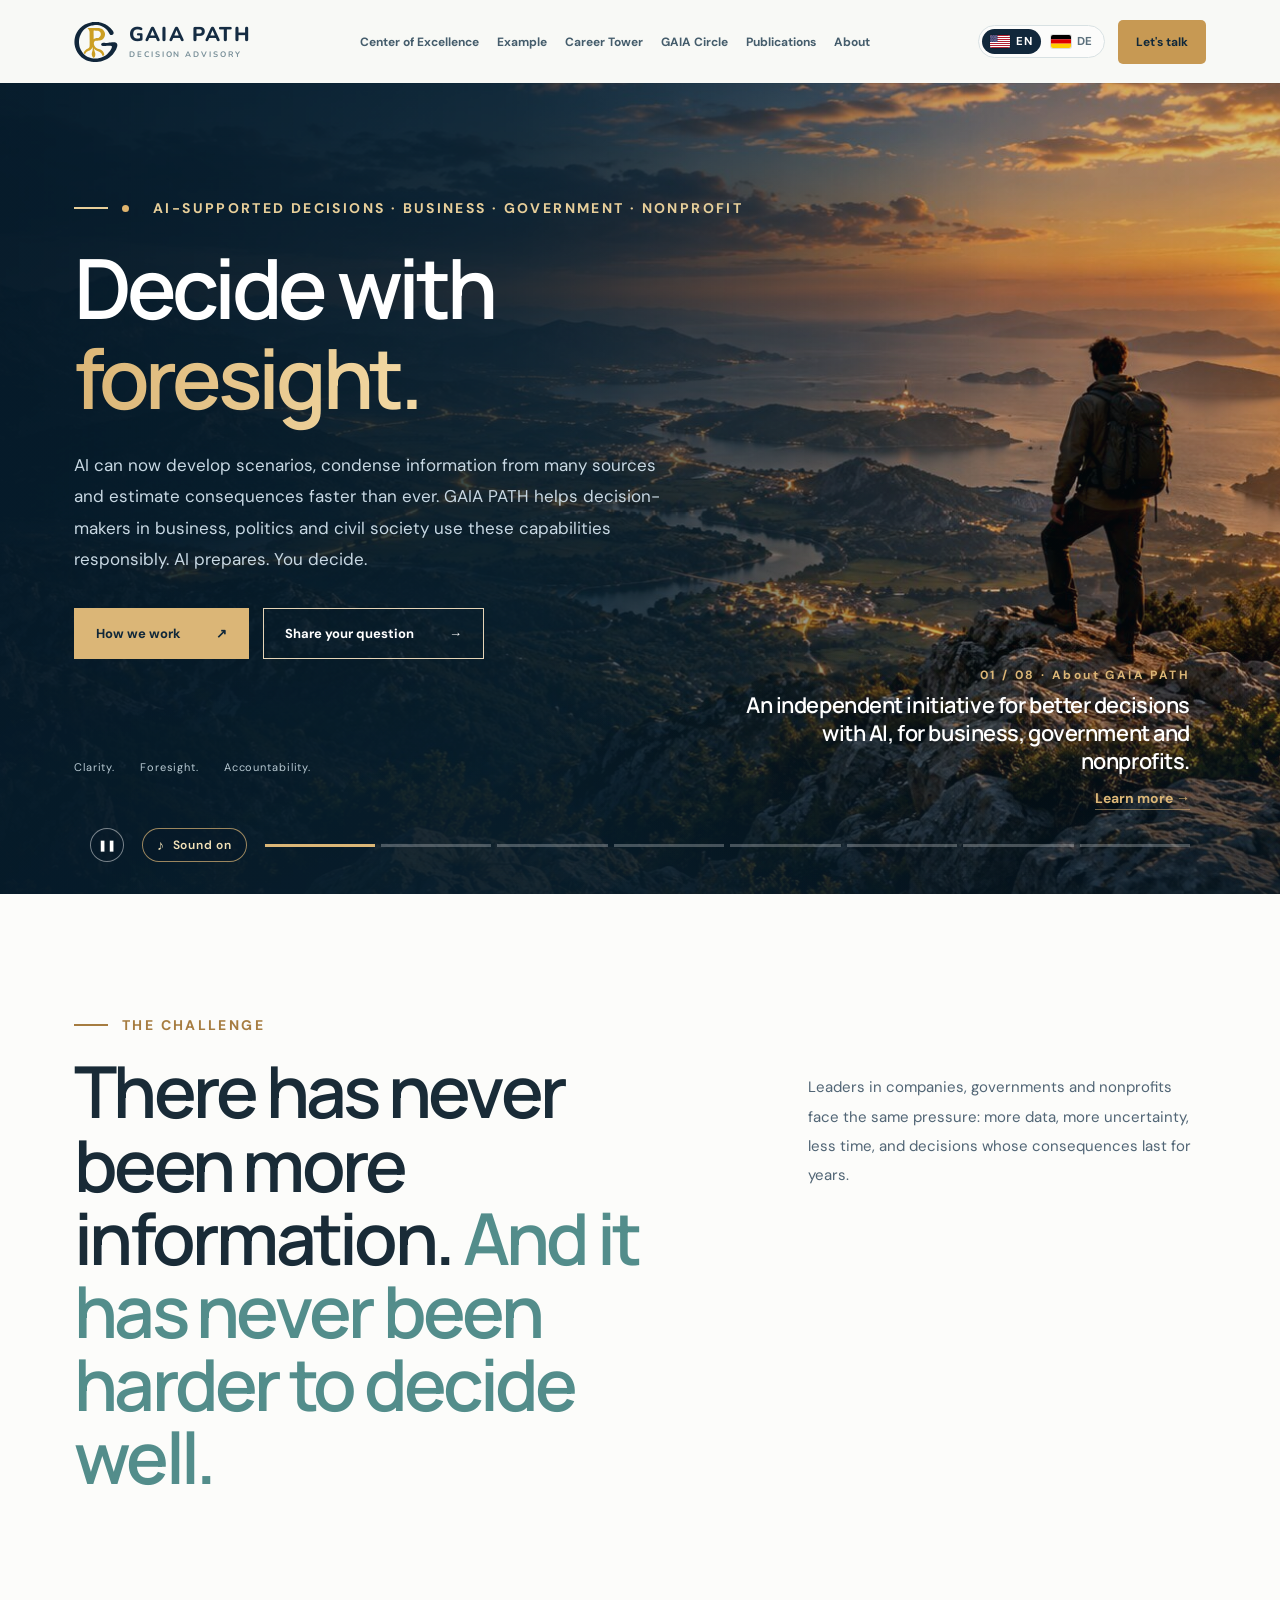
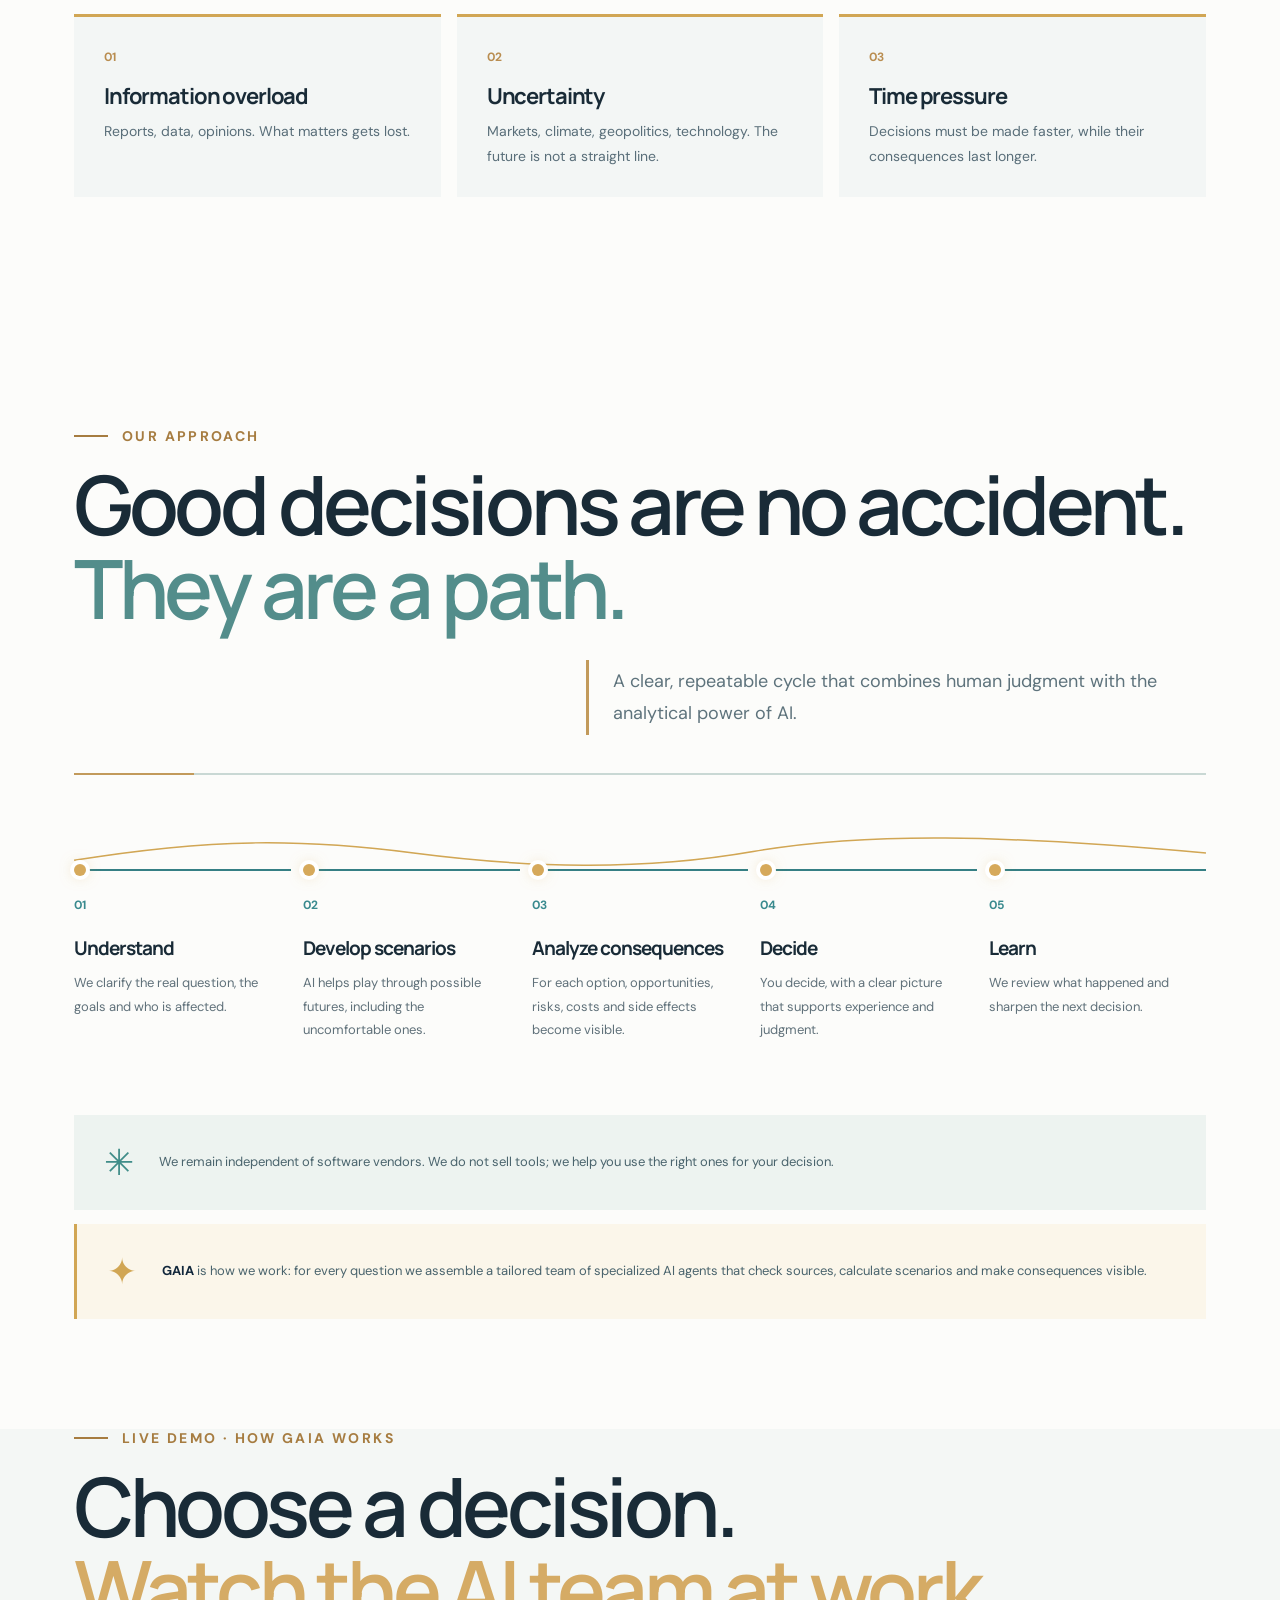
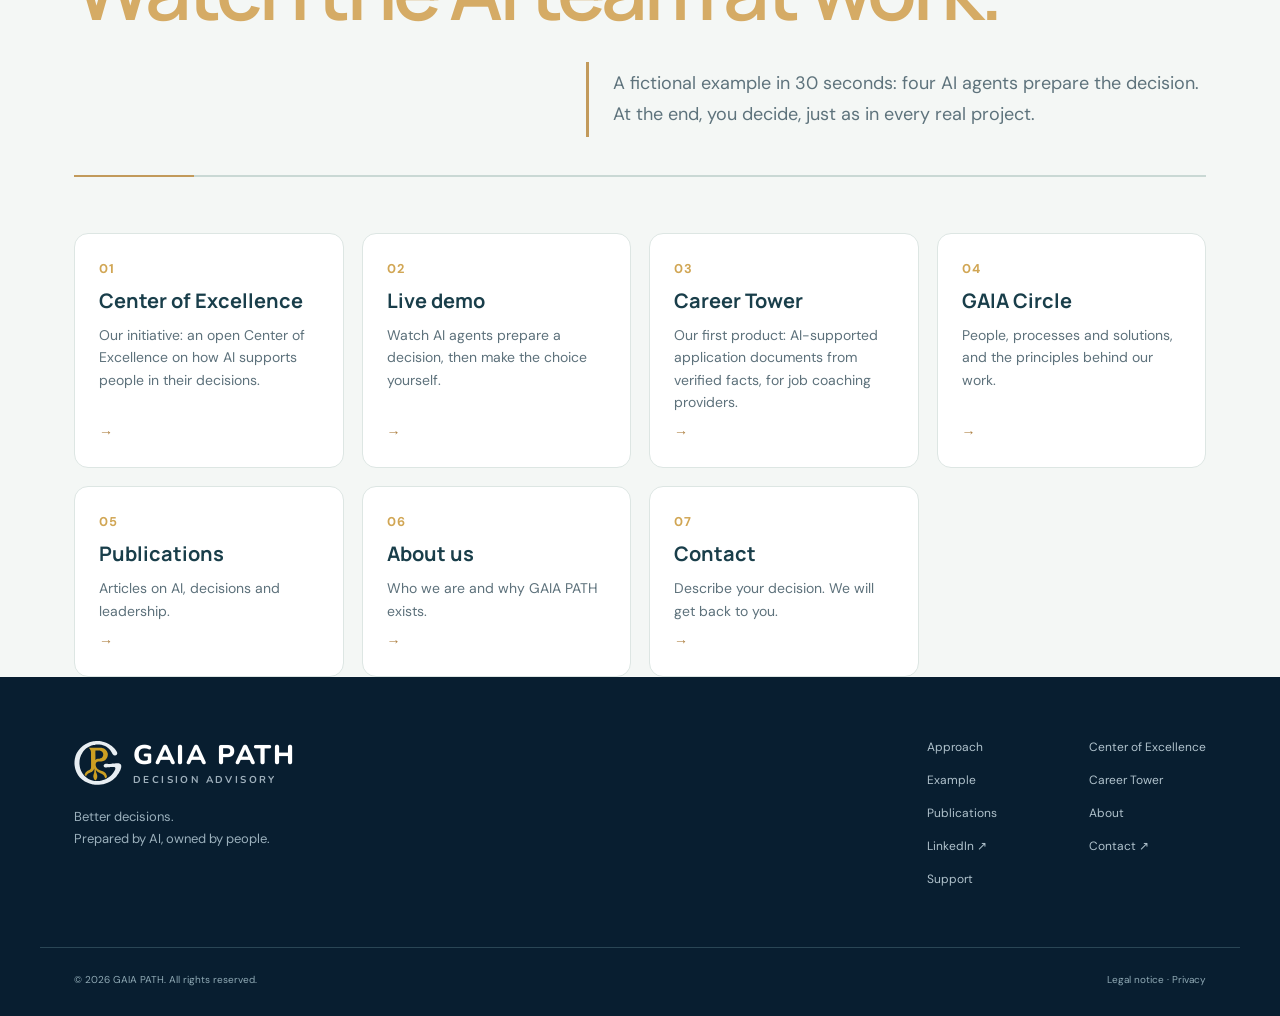
<file: index.html>
<!doctype html><html lang="en"><head><meta charset="UTF-8"><meta name="viewport" content="width=device-width,initial-scale=1"><meta name="description" content="GAIA PATH — an independent initiative for AI-supported decisions in business, government and nonprofit organizations. AI prepares scenarios and analyses. People decide."><title>GAIA PATH — Better decisions with AI</title><link rel="icon" href="assets/logo.svg" type="image/svg+xml"><link rel="icon" href="assets/favicon-32.png" sizes="32x32" type="image/png"><link rel="apple-touch-icon" href="assets/apple-touch-icon.png"><meta property="og:type" content="website"><meta property="og:url" content="https://www.gaiapath.ai/"><meta property="og:title" content="GAIA PATH — Better decisions with AI"><meta property="og:description" content="An independent initiative for AI-supported decisions in business, government and nonprofit organizations. AI shows the ways. People decide."><meta property="og:image" content="https://www.gaiapath.ai/assets/og-image.png"><meta property="og:image:width" content="1200"><meta property="og:image:height" content="630"><meta name="twitter:card" content="summary_large_image"><meta name="theme-color" content="#11273b"><link rel="stylesheet" href="styles.css?v=35"><script data-goatcounter="https://leonidasshariati.goatcounter.com/count" async src="//gc.zgo.at/count.js"></script></head><body>
<header class="site-header"><a class="brand" href="#home" aria-label="GAIA PATH home"><span class="brand-mark"><svg viewBox="128 14 790 790" aria-hidden="true"><path d="M493.67,768.67C476.85,767.86 466.83,766.92 450.83,764.65C445.42,763.88 438.57,762.67 433.00,761.49C431.81,761.24 428.21,760.48 425.00,759.81C369.36,748.20 316.09,723.93 273.23,690.67C265.53,684.69 264.67,684.01 261.32,681.18C206.78,635.16 170.81,579.69 150.20,509.83C146.63,497.72 142.01,476.75 140.15,464.17C139.25,458.10 138.66,453.58 138.00,447.67C137.38,442.14 137.17,439.65 136.31,427.83C135.85,421.40 135.83,394.44 136.29,387.50C136.94,377.67 137.37,372.54 138.01,367.00C138.36,363.97 138.80,360.15 138.99,358.50C139.18,356.85 139.48,354.75 139.65,353.83C139.82,352.92 140.20,350.59 140.49,348.67C142.12,338.09 145.56,321.98 148.22,312.50C155.66,285.96 161.98,269.53 173.66,246.39C205.39,183.51 256.27,131.75 321.67,95.82C360.97,74.22 402.38,60.06 447.33,52.85C455.56,51.52 456.60,51.37 461.00,50.84C481.09,48.42 493.48,47.68 514.17,47.69C534.42,47.69 541.73,48.15 566.83,51.03C569.55,51.34 574.49,52.10 577.50,52.67C578.42,52.85 580.52,53.23 582.17,53.52C633.65,62.60 681.07,81.76 725.67,111.50C733.48,116.71 735.87,118.40 744.34,124.67C769.04,142.94 795.28,168.94 813.80,193.50C830.43,215.54 838.65,231.63 840.04,244.81C842.34,266.68 826.58,284.11 803.78,284.92C788.35,285.46 775.67,278.43 765.36,263.63C763.04,260.29 757.40,250.52 751.33,239.33C736.51,212.01 721.34,191.91 702.86,175.11C678.41,152.88 647.60,134.09 616.32,122.32C591.58,113.02 569.39,107.92 542.83,105.43C529.68,104.19 498.34,104.70 486.50,106.33C485.22,106.51 482.59,106.82 480.67,107.02C472.59,107.86 458.96,110.35 447.67,113.05C403.25,123.68 356.75,146.13 325.33,172.13C311.29,183.75 296.94,198.46 284.97,213.50C279.71,220.11 272.91,229.56 268.78,236.00C267.31,238.29 265.39,241.28 264.52,242.65C259.39,250.66 250.16,267.94 246.26,276.83C244.98,279.77 243.11,284.01 242.12,286.27C238.24,295.08 231.40,314.58 228.88,324.00C223.82,342.94 221.67,353.70 219.52,370.83C215.39,403.78 216.78,437.50 223.72,472.50C225.84,483.23 231.43,503.84 234.34,511.69C234.91,513.23 235.91,516.00 236.56,517.83C240.65,529.42 247.10,544.19 252.54,554.41C267.56,582.67 281.83,602.46 302.33,623.46C338.61,660.62 389.16,687.57 445.83,699.97C467.00,704.59 483.11,706.17 509.00,706.15C533.37,706.13 545.13,705.13 567.33,701.20C591.34,696.96 621.10,687.83 642.14,678.26C644.17,677.33 647.72,675.72 650.02,674.67C672.71,664.33 702.51,644.85 722.67,627.20C755.36,598.56 780.02,567.26 797.63,532.08C807.52,512.31 811.08,494.49 806.86,485.86C804.01,480.03 797.89,477.30 783.50,475.44C777.80,474.70 751.32,474.58 745.33,475.27C743.41,475.49 739.81,475.82 737.33,476.00C734.86,476.18 730.81,476.55 728.33,476.81C725.86,477.08 721.51,477.53 718.67,477.83C715.83,478.12 713.20,478.43 712.83,478.52C712.47,478.60 708.87,479.04 704.83,479.49C700.80,479.94 694.95,480.60 691.83,480.96C677.92,482.58 673.86,482.82 660.83,482.83C650.18,482.83 647.61,482.74 644.67,482.24C635.15,480.62 628.66,477.88 623.52,473.30C619.19,469.44 615.69,461.20 615.67,454.82C615.64,440.33 624.19,429.55 639.06,425.38C645.76,423.50 656.05,422.61 663.17,423.31C689.30,425.87 712.08,425.31 749.17,421.18C754.48,420.59 761.65,419.81 767.75,419.16C770.27,418.89 774.47,418.44 777.08,418.15C784.51,417.35 790.99,416.71 797.33,416.16C800.54,415.89 803.84,415.58 804.67,415.49C808.75,415.03 826.84,414.33 834.82,414.34C857.09,414.35 872.77,416.59 882.99,421.23C901.93,429.83 910.00,451.34 905.30,480.67C903.08,494.47 896.41,515.17 888.70,532.12C887.22,535.39 886.00,538.14 886.00,538.24C886.00,538.67 876.49,556.52 872.74,563.12C862.10,581.88 843.39,609.07 832.01,622.33C830.98,623.52 829.29,625.55 828.25,626.83C821.07,635.65 810.27,647.35 800.29,657.15C754.99,701.57 699.42,733.48 635.66,751.67C627.15,754.09 615.03,757.21 611.00,758.01C610.18,758.17 607.32,758.77 604.67,759.34C582.33,764.10 562.04,766.84 539.17,768.19C529.20,768.77 501.78,769.07 493.67,768.67Z" fill="currentColor" fill-rule="evenodd"/><path d="M474.50,691.36C470.16,691.09 470.15,691.09 465.56,684.39C453.58,666.92 448.32,653.49 446.48,635.67C445.01,621.37 446.77,609.78 454.18,585.10C458.79,569.76 459.74,565.88 461.28,556.33C463.17,544.65 463.44,539.95 463.42,520.00C463.39,503.48 463.19,500.30 462.17,500.28C461.98,500.27 461.29,501.74 460.63,503.55C454.06,521.54 445.44,534.71 432.97,545.80C422.28,555.32 413.79,560.22 396.00,567.16C371.93,576.54 360.74,583.09 348.71,594.83C340.17,603.17 332.48,614.45 329.00,623.76C327.20,628.57 326.48,628.53 320.29,623.22C312.94,616.91 304.43,607.57 303.07,604.33C302.41,602.76 302.83,600.57 305.21,593.23C311.34,574.31 324.19,557.68 341.63,546.09C348.59,541.47 353.65,538.77 371.67,530.06C395.75,518.43 405.55,506.05 408.24,483.83C408.90,478.38 408.88,483.67 408.73,362.00C408.61,260.04 408.35,234.13 407.35,226.65C405.52,212.82 400.66,199.70 393.13,188.28C389.29,182.45 382.41,173.52 377.50,168.00C375.79,166.08 374.05,164.05 373.63,163.50C373.21,162.95 372.37,161.94 371.77,161.25C370.54,159.85 370.42,159.29 371.20,158.51C371.88,157.83 563.36,157.92 571.33,158.61C576.66,159.07 585.69,160.18 589.67,160.86C637.67,169.06 670.77,198.63 681.62,243.00C682.18,245.29 682.74,247.84 682.85,248.67C682.97,249.49 683.26,251.37 683.51,252.83C684.31,257.53 685.10,269.86 684.88,274.17C682.92,312.69 667.67,342.26 639.61,361.94C623.01,373.58 602.72,380.74 579.00,383.34C573.89,383.90 560.87,384.30 547.17,384.32C531.03,384.35 526.01,384.81 517.33,387.06C496.34,392.52 484.40,409.38 484.34,433.67C484.28,459.67 494.50,484.06 513.50,503.20C528.28,518.08 543.75,526.28 576.00,536.33C596.99,542.87 606.94,546.94 618.83,553.83C642.94,567.80 659.38,589.24 667.40,617.17C669.95,626.02 671.80,637.55 671.20,640.76C670.77,643.05 667.02,646.71 660.33,651.37C659.14,652.20 656.44,654.09 654.33,655.57C649.60,658.88 644.20,662.01 642.85,662.23C641.27,662.48 640.85,661.70 639.33,655.67C632.28,627.59 618.79,608.17 595.67,592.78C586.60,586.75 577.68,582.60 559.17,575.80C540.15,568.81 532.36,565.13 522.00,558.21C509.76,550.05 501.48,542.00 492.34,529.38C488.92,524.66 488.81,524.74 488.91,531.84C488.99,537.56 489.37,540.74 490.88,548.33C493.26,560.35 494.86,565.98 500.82,583.33C509.81,609.55 511.17,615.93 511.10,631.51C511.01,652.91 505.83,667.97 491.18,689.44C489.83,691.40 488.81,691.68 482.93,691.61C480.13,691.58 476.33,691.46 474.50,691.36Z M486.12,355.42C495.36,346.57 504.61,342.28 519.83,339.77C521.73,339.46 527.06,339.18 534.33,339.00C552.84,338.55 561.54,336.76 573.00,331.04C599.77,317.67 613.81,288.63 608.33,257.91C603.74,232.15 586.23,213.45 560.81,207.16C551.52,204.86 552.63,204.92 515.60,204.77C482.04,204.63 482.04,204.63 481.34,205.33C480.64,206.03 480.64,206.03 480.74,281.93C480.83,358.02 480.85,359.33 481.86,359.33C481.95,359.33 483.87,357.57 486.12,355.42Z" fill="#cc9f22" fill-rule="evenodd"/></svg></span><span class="brand-name">GAIA PATH<small>DECISION ADVISORY</small></span></a><nav class="desktop-nav" aria-label="Primary"><a href="#services" data-i="navServices">Center of Excellence</a><a href="#example" data-i="navExample">Example</a><a href="career-tower.html" class="nav-ct">Career Tower</a><a href="#circle" data-i="navCircle">GAIA Circle</a><a href="#publications" data-i="navPubs">Publications</a><a href="#about" data-i="navAbout">About</a></nav><div class="nav-actions"><div class="language lang-switch" id="language" role="group" aria-label="Language"><button type="button" data-lang="en" aria-pressed="true"><svg class="flag" viewBox="0 0 190 100" preserveAspectRatio="xMidYMid slice" aria-hidden="true"><rect width="190" height="100" fill="#fff"/><rect y="0.00" width="190" height="7.69" fill="#B22234"/><rect y="15.38" width="190" height="7.69" fill="#B22234"/><rect y="30.77" width="190" height="7.69" fill="#B22234"/><rect y="46.15" width="190" height="7.69" fill="#B22234"/><rect y="61.54" width="190" height="7.69" fill="#B22234"/><rect y="76.92" width="190" height="7.69" fill="#B22234"/><rect y="92.31" width="190" height="7.69" fill="#B22234"/><rect width="76" height="53.85" fill="#3C3B6E"/><g fill="#fff"><circle cx="6.3" cy="5.4" r="1.9"/><circle cx="19.0" cy="5.4" r="1.9"/><circle cx="31.7" cy="5.4" r="1.9"/><circle cx="44.3" cy="5.4" r="1.9"/><circle cx="57.0" cy="5.4" r="1.9"/><circle cx="69.7" cy="5.4" r="1.9"/><circle cx="12.7" cy="10.8" r="1.9"/><circle cx="25.3" cy="10.8" r="1.9"/><circle cx="38.0" cy="10.8" r="1.9"/><circle cx="50.7" cy="10.8" r="1.9"/><circle cx="63.3" cy="10.8" r="1.9"/><circle cx="6.3" cy="16.1" r="1.9"/><circle cx="19.0" cy="16.1" r="1.9"/><circle cx="31.7" cy="16.1" r="1.9"/><circle cx="44.3" cy="16.1" r="1.9"/><circle cx="57.0" cy="16.1" r="1.9"/><circle cx="69.7" cy="16.1" r="1.9"/><circle cx="12.7" cy="21.5" r="1.9"/><circle cx="25.3" cy="21.5" r="1.9"/><circle cx="38.0" cy="21.5" r="1.9"/><circle cx="50.7" cy="21.5" r="1.9"/><circle cx="63.3" cy="21.5" r="1.9"/><circle cx="6.3" cy="26.9" r="1.9"/><circle cx="19.0" cy="26.9" r="1.9"/><circle cx="31.7" cy="26.9" r="1.9"/><circle cx="44.3" cy="26.9" r="1.9"/><circle cx="57.0" cy="26.9" r="1.9"/><circle cx="69.7" cy="26.9" r="1.9"/><circle cx="12.7" cy="32.3" r="1.9"/><circle cx="25.3" cy="32.3" r="1.9"/><circle cx="38.0" cy="32.3" r="1.9"/><circle cx="50.7" cy="32.3" r="1.9"/><circle cx="63.3" cy="32.3" r="1.9"/><circle cx="6.3" cy="37.7" r="1.9"/><circle cx="19.0" cy="37.7" r="1.9"/><circle cx="31.7" cy="37.7" r="1.9"/><circle cx="44.3" cy="37.7" r="1.9"/><circle cx="57.0" cy="37.7" r="1.9"/><circle cx="69.7" cy="37.7" r="1.9"/><circle cx="12.7" cy="43.0" r="1.9"/><circle cx="25.3" cy="43.0" r="1.9"/><circle cx="38.0" cy="43.0" r="1.9"/><circle cx="50.7" cy="43.0" r="1.9"/><circle cx="63.3" cy="43.0" r="1.9"/><circle cx="6.3" cy="48.4" r="1.9"/><circle cx="19.0" cy="48.4" r="1.9"/><circle cx="31.7" cy="48.4" r="1.9"/><circle cx="44.3" cy="48.4" r="1.9"/><circle cx="57.0" cy="48.4" r="1.9"/><circle cx="69.7" cy="48.4" r="1.9"/></g></svg><span>EN</span></button><button type="button" data-lang="de" aria-pressed="false"><svg class="flag" viewBox="0 0 5 3" preserveAspectRatio="none" aria-hidden="true"><rect width="5" height="1" fill="#000"/><rect y="1" width="5" height="1" fill="#DD0000"/><rect y="2" width="5" height="1" fill="#FFCE00"/></svg><span>DE</span></button></div><a class="nav-cta" href="#contact" data-i="navContact">Let's talk <span>↗</span></a><button class="menu-toggle" id="menuToggle" aria-label="Open menu" aria-expanded="false">☰</button></div></header>
<nav class="mobile-nav" id="mobileNav" aria-label="Mobile"><a href="#approach" data-i="navCycle">Approach</a><a href="#services" data-i="navServices">Center of Excellence</a><a href="#example" data-i="navExample">Example</a><a href="career-tower.html">Career Tower</a><a href="#circle" data-i="navCircle">GAIA Circle</a><a href="#publications" data-i="navPubs">Publications</a><a href="#about" data-i="navAbout">About</a><a href="#uses" data-i="navUse">Use cases</a><a href="#contact" data-i="navContact">Let's talk</a></nav>
<main>
<section class="hero section" id="home" data-view="home"><div class="film hero-film" id="film" aria-roledescription="carousel" aria-label="GAIA PATH"><div class="film-stage" id="filmStage"></div><div class="film-ui"><button type="button" class="film-toggle" id="filmToggle" aria-label="Pause">❚❚</button><button type="button" class="film-sound" id="filmSound" aria-pressed="false"><span class="film-sound-ico" aria-hidden="true">♪</span><span data-i="soundOn">Sound on</span></button><audio id="filmAudio" src="assets/the-path-ahead.mp3" loop preload="none"></audio><div class="film-bars" id="filmBars"></div></div></div><div class="hero-inner container"><div class="eyebrow light"><span class="dot"></span><span data-i="heroEyebrow"></span></div><h1 data-i="heroTitle"></h1><p class="hero-lede" data-i="heroText"></p><div class="hero-buttons"><a href="#approach" class="btn btn-light"><span data-i="heroPrimary"></span><span>↗</span></a><a href="#contact" class="btn btn-outline"><span data-i="heroSecondary"></span><span>→</span></a></div><div class="hero-footer"><span data-i="heroFootA"></span><span data-i="heroFootB"></span><span data-i="heroFootC"></span></div></div></section>

<section class="intro section container" id="problem" data-view="home"><div><p class="eyebrow" data-i="problemEye"></p><h2 data-i="problemTitle"></h2></div><div class="intro-side"><p data-i="problemText"></p></div></section>
<section class="container problem-wrap" data-view="home"><div class="problem-grid" id="problemGrid"></div></section>

<section class="approach section container" id="approach" data-view="home"><div class="section-top"><div><p class="eyebrow" data-i="cycleEye"></p><h2 data-i="cycleTitle"></h2></div><p class="section-aside" data-i="cycleDesc"></p></div>
<div class="cycle-path" aria-hidden="true"><svg viewBox="0 0 1000 60" preserveAspectRatio="none"><path d="M0 40 C120 10 200 10 300 30 S500 55 600 28 S820 5 1000 30" fill="none" stroke="#d1a654" stroke-width="2"/></svg></div>
<div class="steps" id="steps"></div><div class="approach-note"><span class="asterisk">✳</span><p data-i="cycleNote"></p></div><div class="approach-note gaia-note"><span class="asterisk">✦</span><p data-i="gaiaNote"></p></div></section>

<section class="explore section" id="explore" data-view="home"><div class="container"><div class="section-top"><div><p class="eyebrow" data-i="exEye"></p><h2 data-i="exTitle"></h2></div><p class="section-aside" data-i="exDesc"></p></div><div class="explore-grid" id="exploreGrid"></div></div></section><section class="services section container nature-services" id="services" data-view="services"><div class="section-top"><div><p class="eyebrow" data-i="serviceEye"></p><h2 data-i="serviceTitle"></h2></div><p class="section-aside" data-i="serviceDesc"></p></div><div class="service-grid" id="serviceGrid"></div><div class="pg-note"><p data-i="pgNote"></p><a class="btn btn-dark pg-note-cta" href="#contact" data-topic="Center of Excellence" data-i="pgNoteCta"></a></div><div class="xp" id="expertise"><canvas class="xp-mesh" id="xpMesh" aria-hidden="true"></canvas><div class="section-top"><div><p class="eyebrow" data-i="xpEye"></p><h2 data-i="xpTitle"></h2></div><p class="section-aside" data-i="xpDesc"></p></div><div class="xp-grid" id="xpGrid"></div><dl class="xp-meta"><div><dt data-i="xpSectorsLabel"></dt><dd data-i="xpSectors"></dd></div><div><dt data-i="xpRegionsLabel"></dt><dd data-i="xpRegions"></dd></div></dl></div></section>

<section class="brief section" id="example" data-view="example"><div class="container"><div class="section-top"><div><p class="eyebrow" data-i="exEye"></p><h2 data-i="exTitle"></h2></div><p class="section-aside" data-i="exDesc"></p></div><div class="demo" id="demo"></div></div></section>

<section class="areas section" id="uses" data-view="services"><div class="container"><div class="section-top"><div><p class="eyebrow" data-i="useEye"></p><h2 data-i="useTitle"></h2></div><p class="section-aside" data-i="useDesc"></p></div>
<div class="ecosystem-tabs use-tabs" role="tablist"><button type="button" class="tab use-tab active" role="tab" aria-selected="true" data-use="business" data-i="useBusiness"></button><button type="button" class="tab use-tab" role="tab" aria-selected="false" data-use="gov" data-i="useGov"></button><button type="button" class="tab use-tab" role="tab" aria-selected="false" data-use="npo" data-i="useNpo"></button></div>
<div class="area-list" id="useList" aria-live="polite"></div></div></section>



<section class="ecosystem section" id="philosophy" data-view="circle"><div class="container"><div class="center-heading"><p class="eyebrow" data-i="ecoEye"></p><h2 data-i="ecoTitle"></h2><p data-i="ecoText"></p></div><div class="nature-ecosystem-story"><article id="eco-people"><img src="assets/people-nature.jpg" alt="People collaborating in a natural landscape"><span data-i="tabPeople"></span></article><article id="eco-processes"><img src="assets/service-2.jpg" alt="An olive tree with deep roots above the sea"><span data-i="tabProcesses"></span></article><article id="eco-solutions"><img src="assets/solutions-nature.jpg" alt="Coastal town as a living solution"><span data-i="tabSolutions"></span></article></div><div class="ecosystem-visual" id="circle"><p class="eco-tag"><span class="eco-tag-dot" aria-hidden="true"></span><span data-i="circleName">The GAIA PATH Circle</span></p><div class="eco-diagram" id="ecoDiagram"></div></div><div class="ecosystem-tabs" role="tablist" aria-label="Ecosystem dimensions"><button type="button" class="tab eco-tab active" role="tab" aria-selected="true" data-tab="people" data-i="tabPeople"></button><button type="button" class="tab eco-tab" role="tab" aria-selected="false" data-tab="processes" data-i="tabProcesses"></button><button type="button" class="tab eco-tab" role="tab" aria-selected="false" data-tab="solutions" data-i="tabSolutions"></button><button type="button" class="tab eco-tab" role="tab" aria-selected="false" data-tab="space" data-i="tabSpace"></button></div><div class="tab-panel" id="tabPanel" role="tabpanel" aria-live="polite"></div></div></section>


<section class="principles section" id="principles" data-view="circle"><div class="container"><p class="eyebrow light" data-i="prinEye"></p><h2 data-i="prinTitle"></h2><div class="prin-grid" id="prinGrid"></div></div></section>

<section class="perspective section" data-view="circle"><div class="container perspective-inner"><p class="eyebrow light" data-i="persEye"></p><h2 data-i="persTitle"></h2><a href="#contact" class="btn btn-light"><span data-i="persLink"></span><span>↗</span></a></div></section>

<section class="pubs section" id="publications" data-view="publications"><div class="container"><div class="section-top"><div><p class="eyebrow" data-i="pubEye"></p><h2 data-i="pubTitle"></h2></div><p class="section-aside" data-i="pubDesc"></p></div><div class="pub-grid" id="pubGrid"></div></div></section>

<section class="about section container" id="about" data-view="about"><div class="about-picture about-landscape"><img src="assets/hero-nature.jpg" loading="lazy" alt="Open Mediterranean mountain landscape, symbolizing perspective"><div class="photo-tag" data-i="aboutCaption"></div></div><div class="about-copy"><p class="eyebrow" data-i="aboutEye"></p><h2 data-i="aboutTitle"></h2><p data-i="aboutP1"></p><p data-i="aboutP2"></p><p data-i="aboutP3"></p><p class="about-links"><a class="text-link" href="https://www.linkedin.com/in/leonidas-shariati" target="_blank" rel="noopener"><span data-i="aboutLinkedIn"></span> ↗</a><a class="text-link" href="mailto:leonidas@gaiapath.ai">leonidas@gaiapath.ai ↗</a></p><a class="founder-editorial-link" id="founderEditorialLink" href="founder.html"><span class="founder-editorial-symbol">✦</span><span><strong data-i="founderEditorialTitle"></strong><small data-i="founderEditorialTeaser"></small></span><span aria-hidden="true">↗</span></a></div></section>

<section class="contact section" id="contact" data-view="contact"><div class="container contact-inner"><div><p class="eyebrow light" data-i="contactEye"></p><h2 data-i="contactTitle"></h2><p data-i="contactDesc"></p><ul class="channels"><li><span class="ch-label" data-i="chNew"></span><a href="mailto:contact@gaiapath.ai">contact@gaiapath.ai</a><small data-i="chNewText"></small></li><li><span class="ch-label" data-i="chFounder"></span><a href="mailto:leonidas@gaiapath.ai">leonidas@gaiapath.ai</a><small data-i="chFounderText"></small></li><li class="ch-support" id="support"><span class="ch-label" data-i="chSupport"></span><a href="mailto:anda@gaiapath.ai">anda@gaiapath.ai</a><small data-i="chSupportText"></small></li></ul><p><a class="email-link" href="https://www.linkedin.com/in/leonidas-shariati" target="_blank" rel="noopener">LinkedIn ↗</a></p></div><form class="challenge-card" id="contactForm" novalidate><label for="challengeText" data-i="challengeDetail"></label><textarea id="challengeText" name="message" rows="5" data-placeholder-i="challengePlaceholder" required></textarea><label for="cfEmail" data-i="cfEmail"></label><input id="cfEmail" name="email" type="email" autocomplete="email" required><label for="cfTo" data-i="cfTo"></label><select id="cfTo" name="to"><option value="contact@gaiapath.ai" data-i="cfToContact"></option><option value="leonidas@gaiapath.ai" data-i="cfToFounder"></option><option value="anda@gaiapath.ai" data-i="cfToSupport"></option></select><input type="text" name="_honey" class="hp" tabindex="-1" autocomplete="off" aria-hidden="true"><button id="composeMail" type="submit" class="btn btn-dark"><span data-i="challengeSend"></span><span>↗</span></button><p class="form-status" id="formStatus" role="status" aria-live="polite"></p><p class="form-note" data-i="challengeNote"></p></form></div></div></section>
</main><footer><div class="container footer-top"><div><div class="footer-brand"><img src="assets/logo-light.svg" alt="" width="48" height="48"><span>GAIA PATH<small>DECISION ADVISORY</small></span></div><p data-i="footerLine"></p></div><div class="footer-links"><a href="#approach" data-i="navCycle">Approach</a><a href="#services" data-i="navServices">Center of Excellence</a><a href="#example" data-i="navExample">Example</a><a href="career-tower.html">Career Tower</a><a href="#publications" data-i="navPubs">Publications</a><a href="#about" data-i="navAbout">About</a><a href="https://www.linkedin.com/in/leonidas-shariati" target="_blank" rel="noopener">LinkedIn ↗</a><a href="mailto:contact@gaiapath.ai">Contact ↗</a><a href="#support" data-i="chSupport">Support</a></div></div><div class="container footer-bottom"><span>© <span id="year">2026</span> GAIA PATH. <span data-i="footerRights"></span></span><span data-i="footerLegal"></span></div></footer>
<script src="app.js?v=42"></script></body></html>
</file>
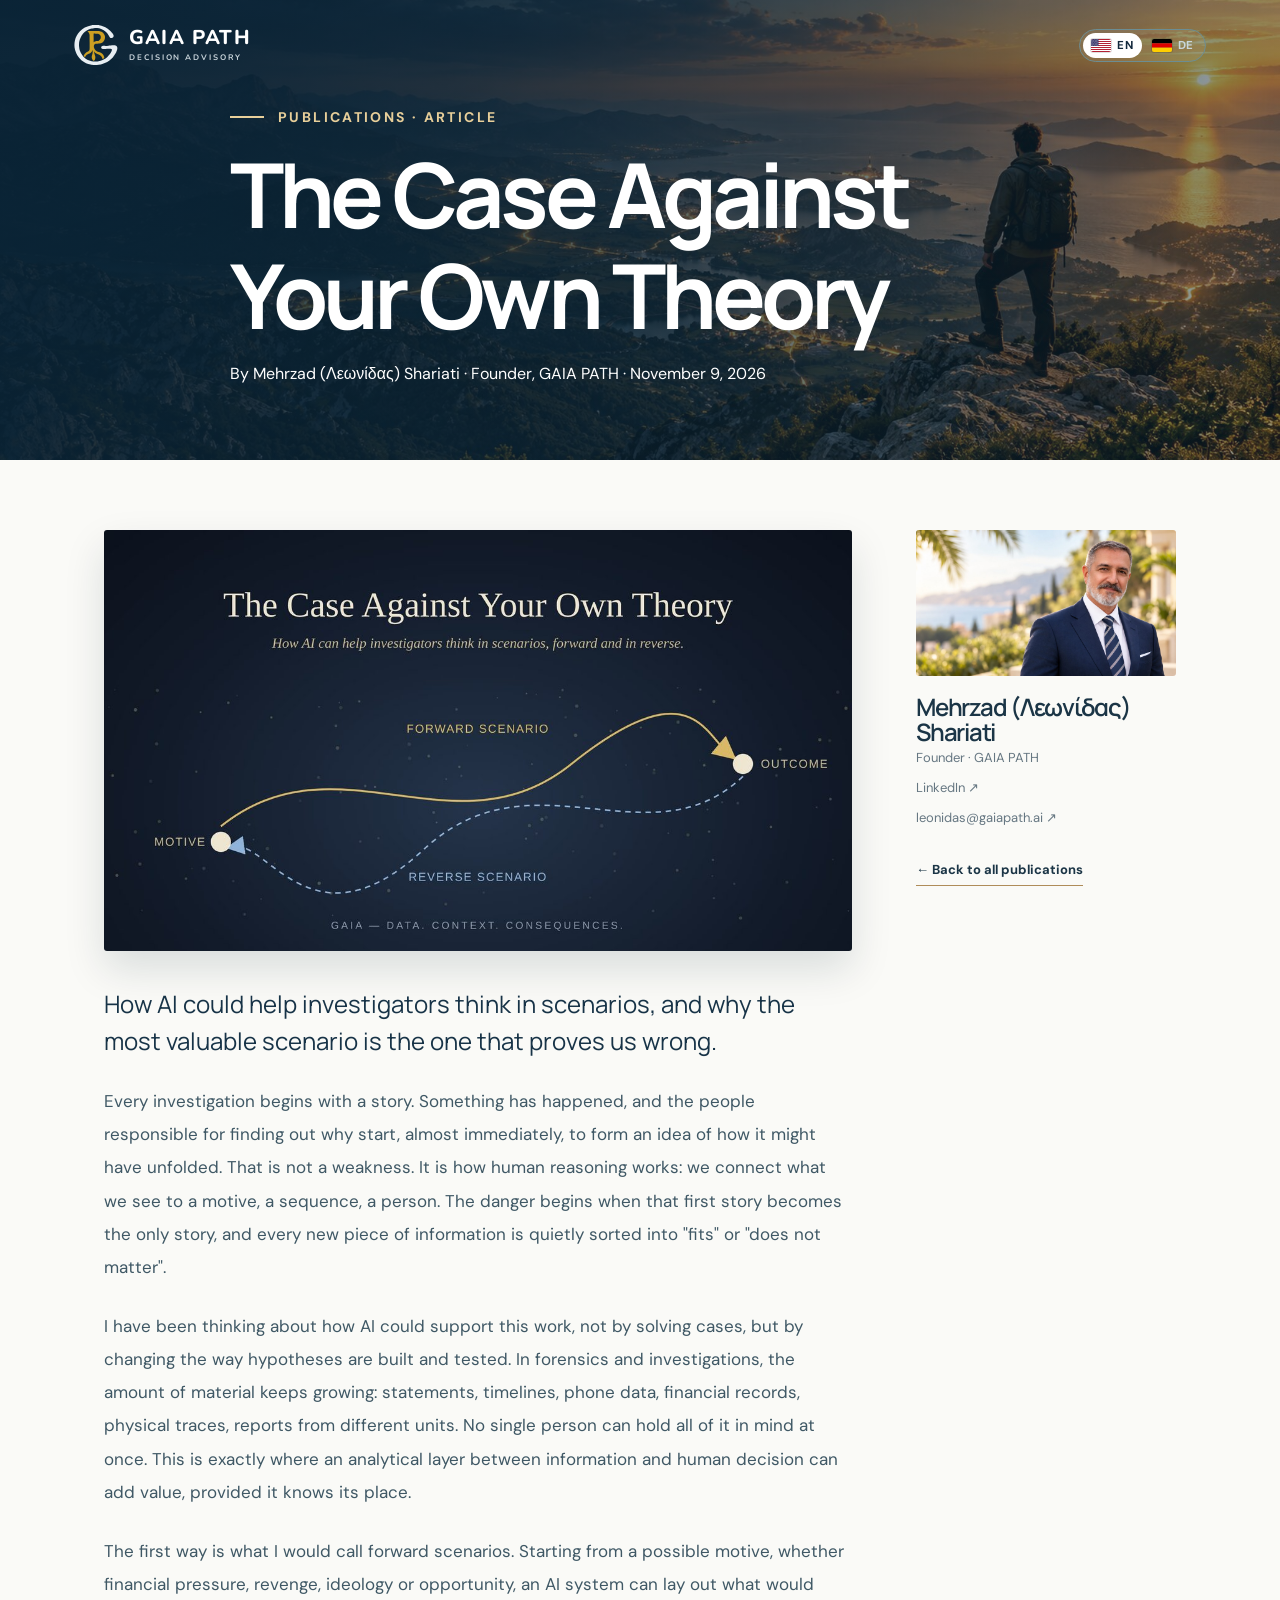
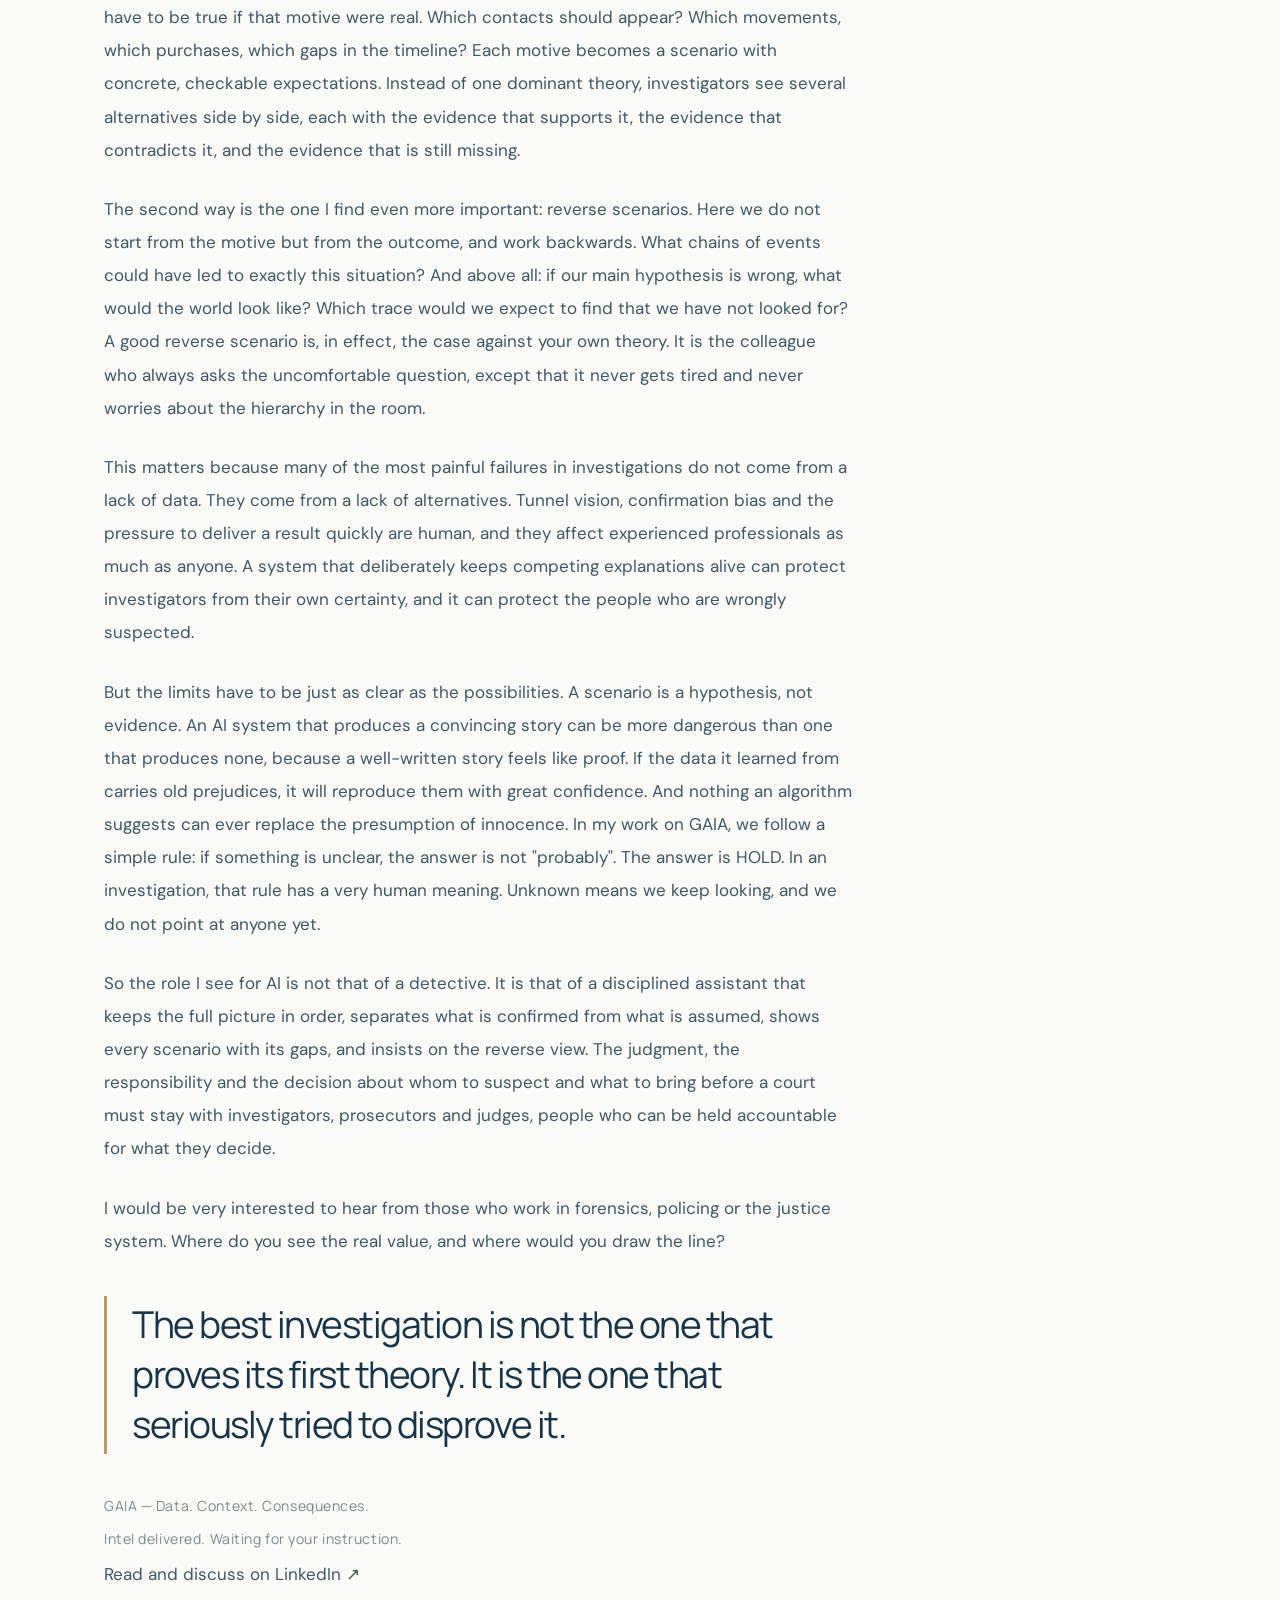
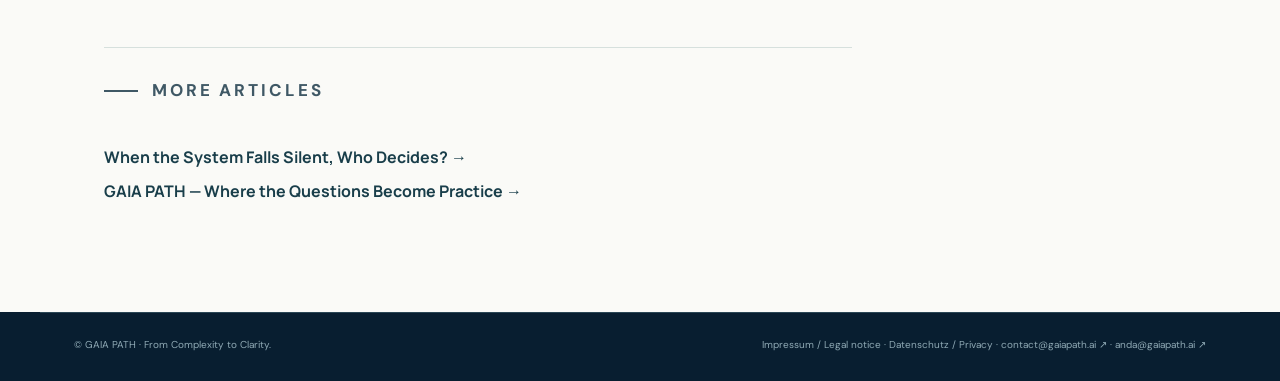
<file: article.html>
<!doctype html><html lang="en"><head><meta charset="UTF-8"><meta name="viewport" content="width=device-width,initial-scale=1"><meta name="description" content="Articles by Mehrzad (Λεωνίδας) Shariati on AI, decisions and leadership."><title>Article – GAIA PATH</title><link rel="icon" href="assets/logo.svg" type="image/svg+xml"><link rel="icon" href="assets/favicon-32.png" sizes="32x32" type="image/png"><link rel="apple-touch-icon" href="assets/apple-touch-icon.png"><link rel="stylesheet" href="styles.css?v=35"><script data-goatcounter="https://leonidasshariati.goatcounter.com/count" async src="//gc.zgo.at/count.js"></script></head><body class="editorial-page"><main><section class="editorial-hero"><div class="editorial-head"><a class="lockup" href="index.html#publications"><img src="assets/logo-light.svg" alt="" width="40" height="40"><span>GAIA PATH<small>DECISION ADVISORY</small></span></a><div class="editorial-language lang-switch" id="edLang" role="group" aria-label="Language"><button type="button" data-lang="en" aria-pressed="true"><svg class="flag" viewBox="0 0 190 100" preserveAspectRatio="xMidYMid slice" aria-hidden="true"><rect width="190" height="100" fill="#fff"/><rect y="0.00" width="190" height="7.69" fill="#B22234"/><rect y="15.38" width="190" height="7.69" fill="#B22234"/><rect y="30.77" width="190" height="7.69" fill="#B22234"/><rect y="46.15" width="190" height="7.69" fill="#B22234"/><rect y="61.54" width="190" height="7.69" fill="#B22234"/><rect y="76.92" width="190" height="7.69" fill="#B22234"/><rect y="92.31" width="190" height="7.69" fill="#B22234"/><rect width="76" height="53.85" fill="#3C3B6E"/><g fill="#fff"><circle cx="6.3" cy="5.4" r="1.9"/><circle cx="19.0" cy="5.4" r="1.9"/><circle cx="31.7" cy="5.4" r="1.9"/><circle cx="44.3" cy="5.4" r="1.9"/><circle cx="57.0" cy="5.4" r="1.9"/><circle cx="69.7" cy="5.4" r="1.9"/><circle cx="12.7" cy="10.8" r="1.9"/><circle cx="25.3" cy="10.8" r="1.9"/><circle cx="38.0" cy="10.8" r="1.9"/><circle cx="50.7" cy="10.8" r="1.9"/><circle cx="63.3" cy="10.8" r="1.9"/><circle cx="6.3" cy="16.1" r="1.9"/><circle cx="19.0" cy="16.1" r="1.9"/><circle cx="31.7" cy="16.1" r="1.9"/><circle cx="44.3" cy="16.1" r="1.9"/><circle cx="57.0" cy="16.1" r="1.9"/><circle cx="69.7" cy="16.1" r="1.9"/><circle cx="12.7" cy="21.5" r="1.9"/><circle cx="25.3" cy="21.5" r="1.9"/><circle cx="38.0" cy="21.5" r="1.9"/><circle cx="50.7" cy="21.5" r="1.9"/><circle cx="63.3" cy="21.5" r="1.9"/><circle cx="6.3" cy="26.9" r="1.9"/><circle cx="19.0" cy="26.9" r="1.9"/><circle cx="31.7" cy="26.9" r="1.9"/><circle cx="44.3" cy="26.9" r="1.9"/><circle cx="57.0" cy="26.9" r="1.9"/><circle cx="69.7" cy="26.9" r="1.9"/><circle cx="12.7" cy="32.3" r="1.9"/><circle cx="25.3" cy="32.3" r="1.9"/><circle cx="38.0" cy="32.3" r="1.9"/><circle cx="50.7" cy="32.3" r="1.9"/><circle cx="63.3" cy="32.3" r="1.9"/><circle cx="6.3" cy="37.7" r="1.9"/><circle cx="19.0" cy="37.7" r="1.9"/><circle cx="31.7" cy="37.7" r="1.9"/><circle cx="44.3" cy="37.7" r="1.9"/><circle cx="57.0" cy="37.7" r="1.9"/><circle cx="69.7" cy="37.7" r="1.9"/><circle cx="12.7" cy="43.0" r="1.9"/><circle cx="25.3" cy="43.0" r="1.9"/><circle cx="38.0" cy="43.0" r="1.9"/><circle cx="50.7" cy="43.0" r="1.9"/><circle cx="63.3" cy="43.0" r="1.9"/><circle cx="6.3" cy="48.4" r="1.9"/><circle cx="19.0" cy="48.4" r="1.9"/><circle cx="31.7" cy="48.4" r="1.9"/><circle cx="44.3" cy="48.4" r="1.9"/><circle cx="57.0" cy="48.4" r="1.9"/><circle cx="69.7" cy="48.4" r="1.9"/></g></svg><span>EN</span></button><button type="button" data-lang="de" aria-pressed="false"><svg class="flag" viewBox="0 0 5 3" preserveAspectRatio="none" aria-hidden="true"><rect width="5" height="1" fill="#000"/><rect y="1" width="5" height="1" fill="#DD0000"/><rect y="2" width="5" height="1" fill="#FFCE00"/></svg><span>DE</span></button></div></div><div class="container"><p class="eyebrow light" id="edKicker">A WORD FROM OUR FOUNDER</p><h1 id="edTitle">What the Mountains Taught Me About Business</h1><p id="edByline">By Mehrzad (Λεωνίδας) Shariati · Founder & Principal Advisor</p></div></section><section class="editorial-story article-story"><article class="editorial-prose" id="edBody"></article><aside class="editorial-profile"><img src="assets/founder.jpg" alt="Mehrzad (Λεωνίδας) Shariati in a Mediterranean landscape"><h2>Mehrzad (Λεωνίδας) Shariati</h2><p>Founder · GAIA PATH</p><p><a href="https://www.linkedin.com/in/leonidas-shariati" target="_blank" rel="noopener">LinkedIn ↗</a></p><p><a href="mailto:leonidas@gaiapath.ai">leonidas@gaiapath.ai ↗</a></p><a class="editorial-back" href="index.html#publications" id="edBack">← Back</a></aside></section></main><footer><div class="container footer-bottom"><span>© GAIA PATH · From Complexity to Clarity.</span><span><a href="impressum.html">Impressum / Legal notice</a> · <a href="datenschutz.html">Datenschutz / Privacy</a> · <a href="mailto:contact@gaiapath.ai">contact@gaiapath.ai ↗</a> · <a href="mailto:anda@gaiapath.ai">anda@gaiapath.ai ↗</a></span></div></footer><script src="article.js?v=6"></script></body></html>
</file>
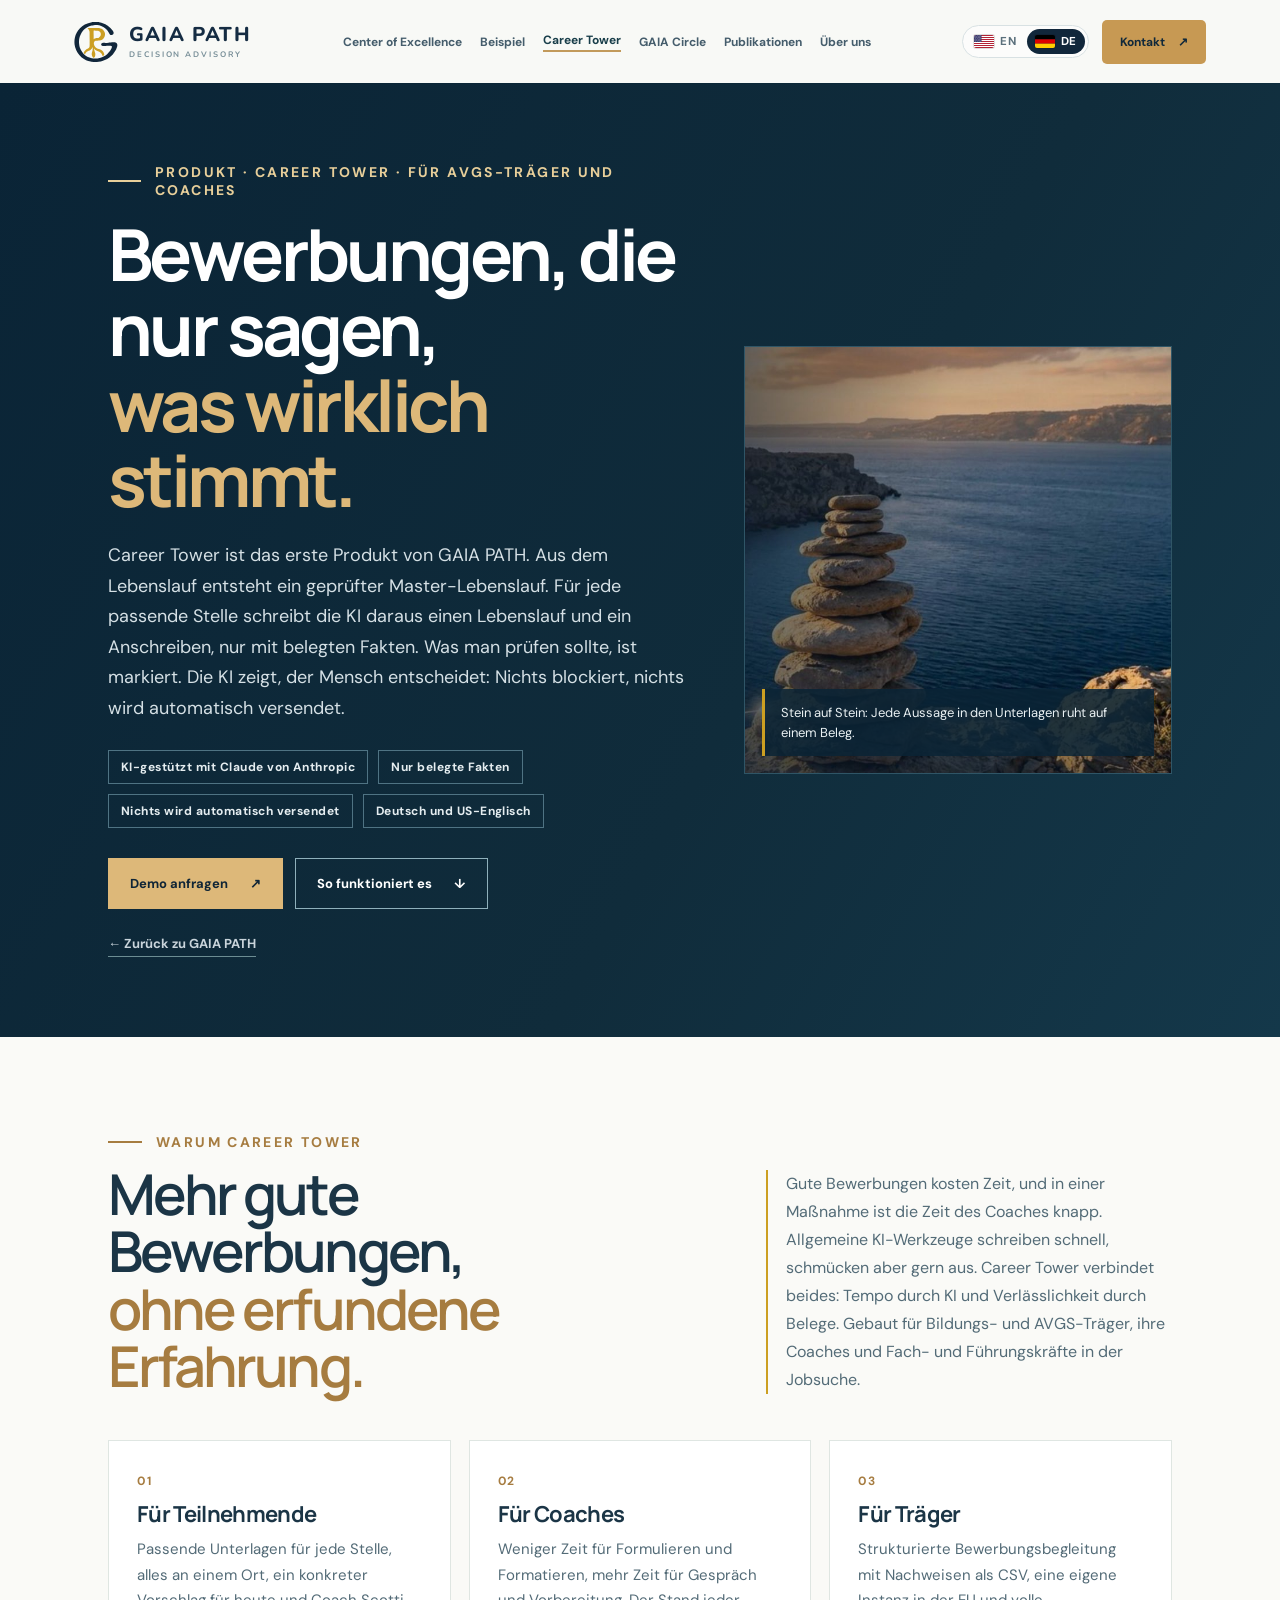
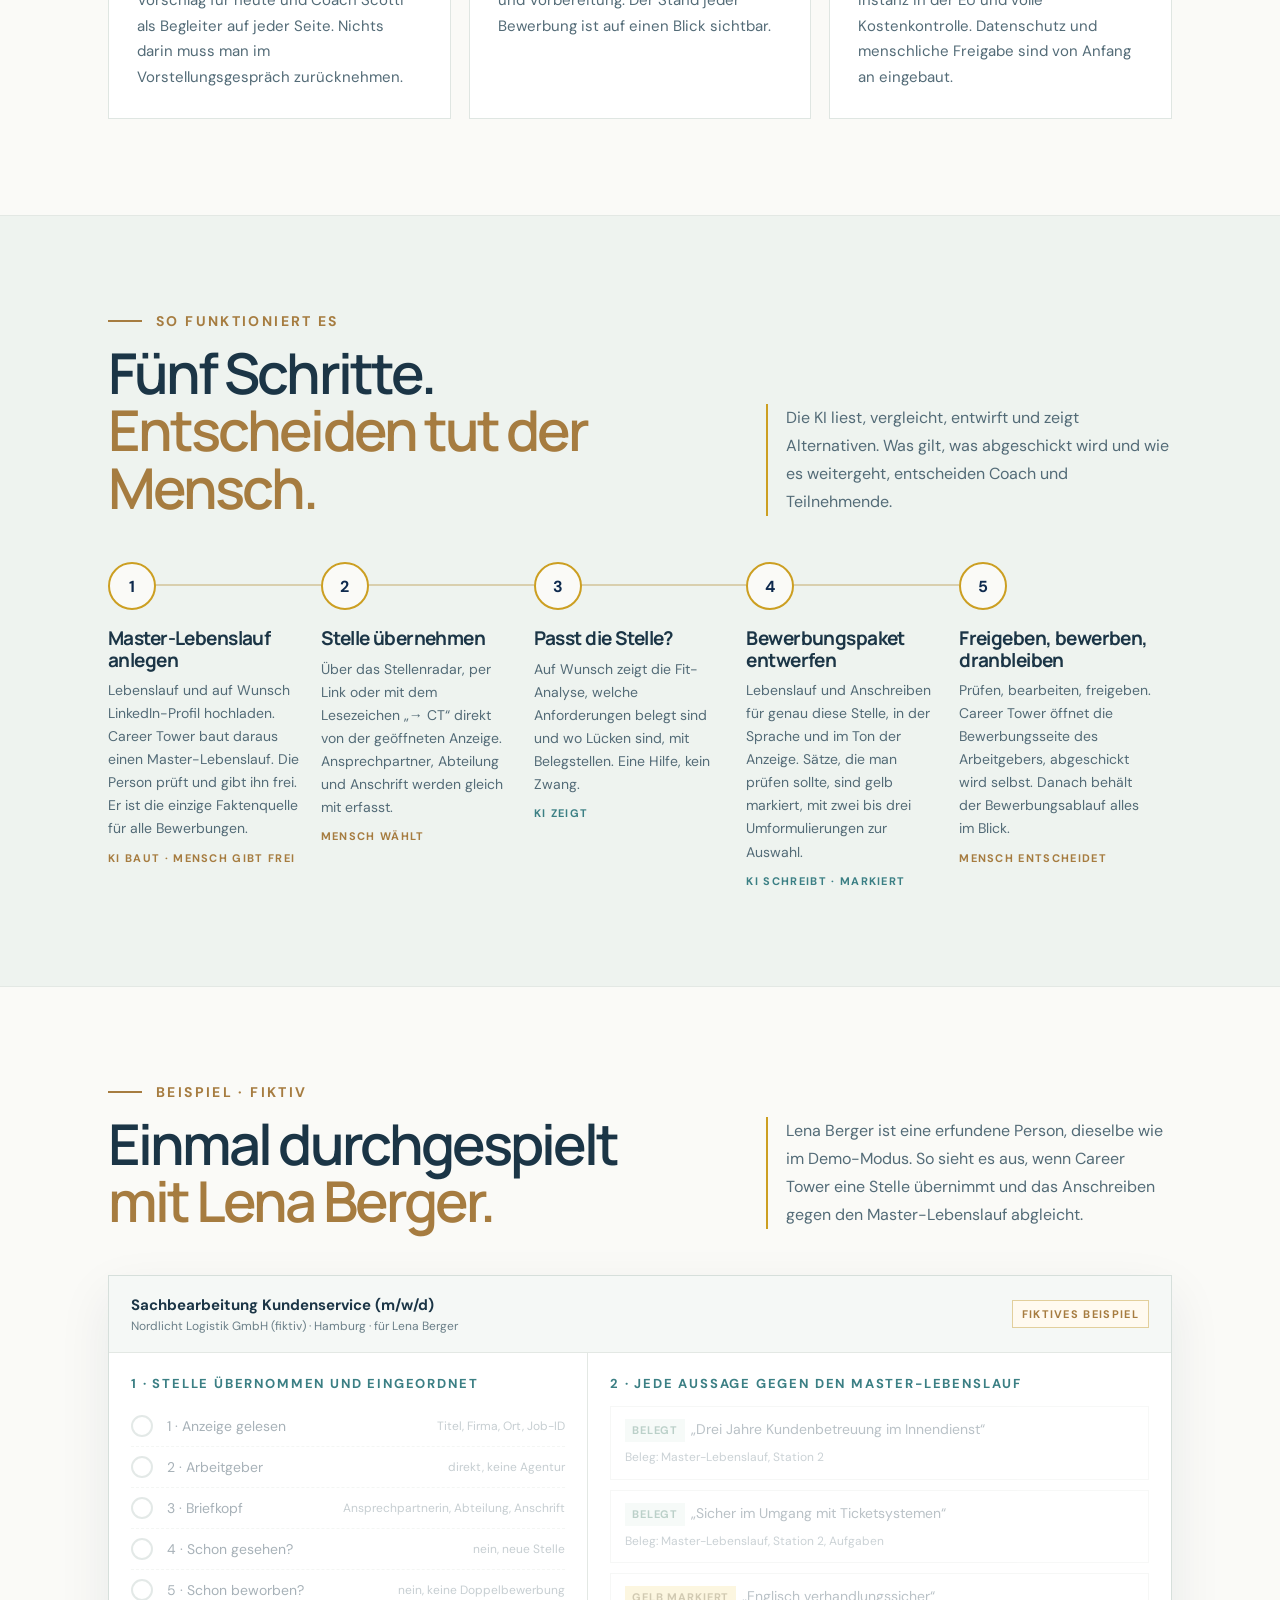
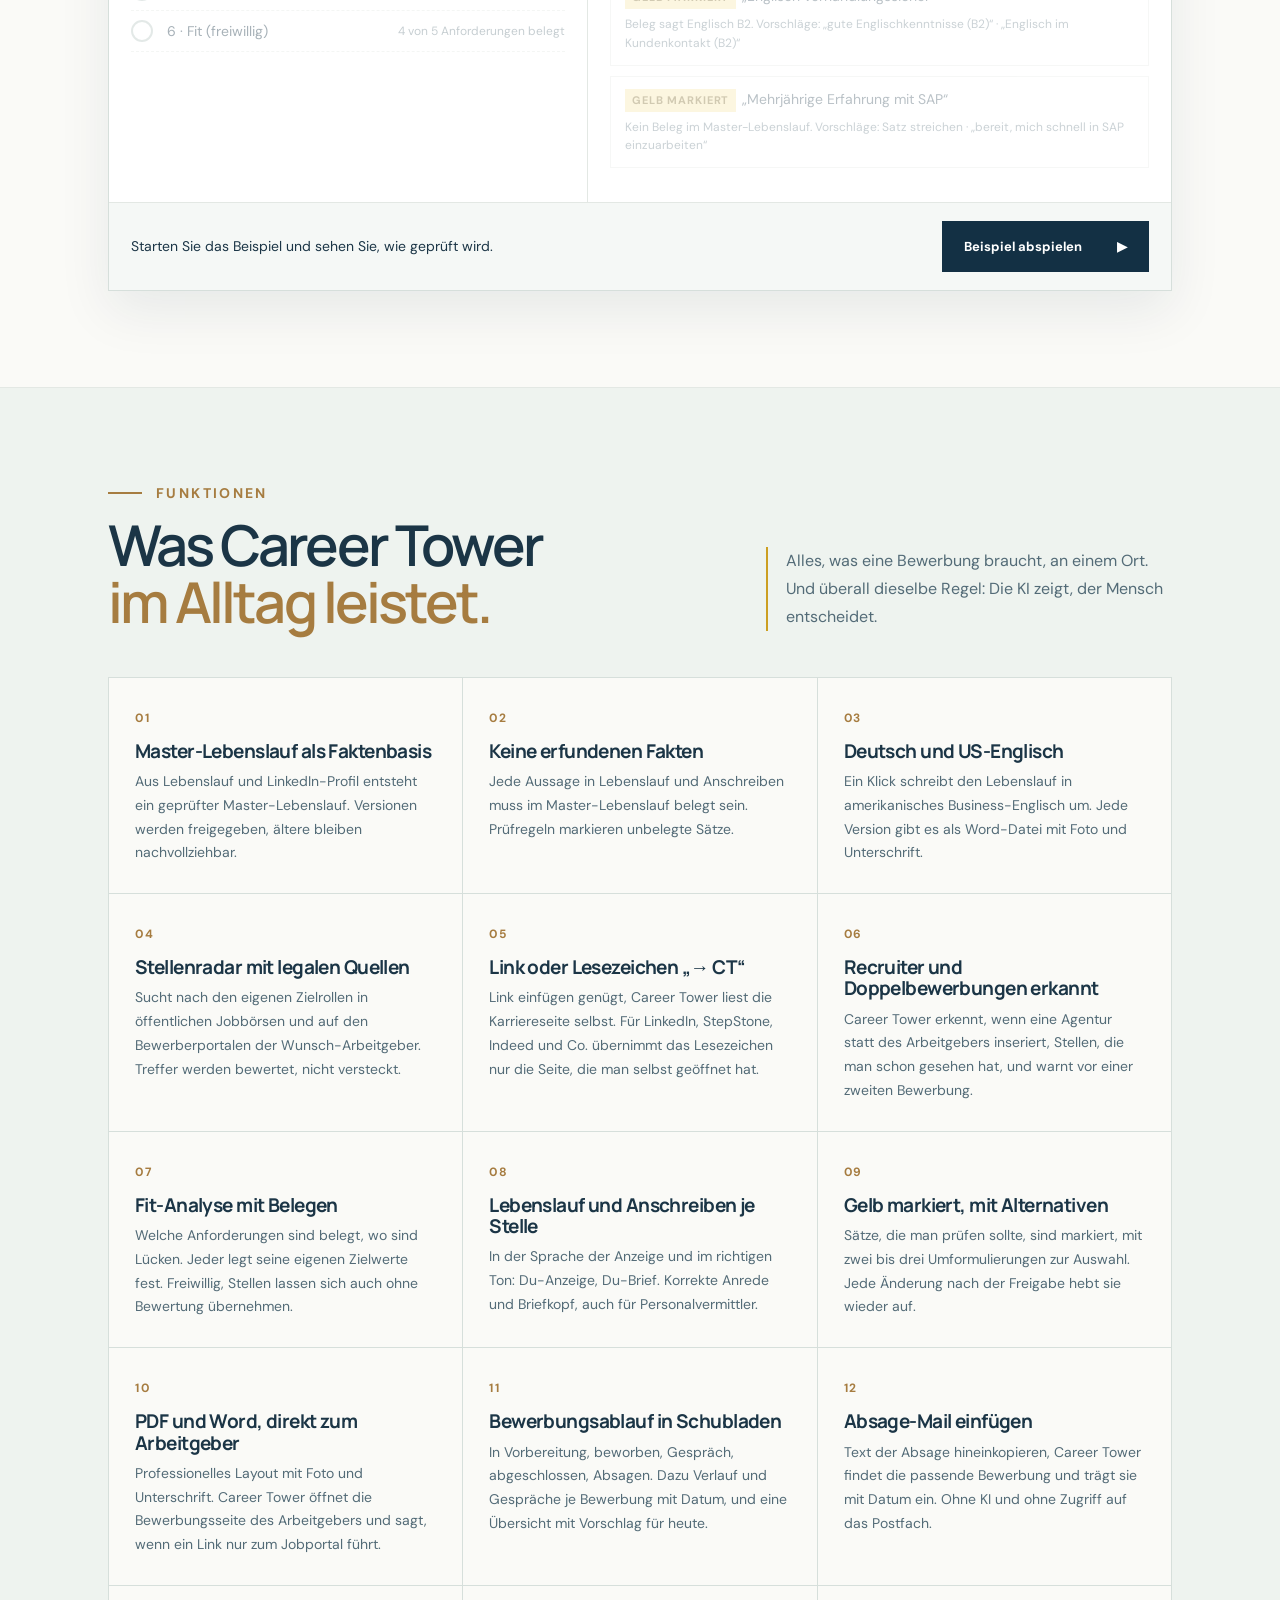
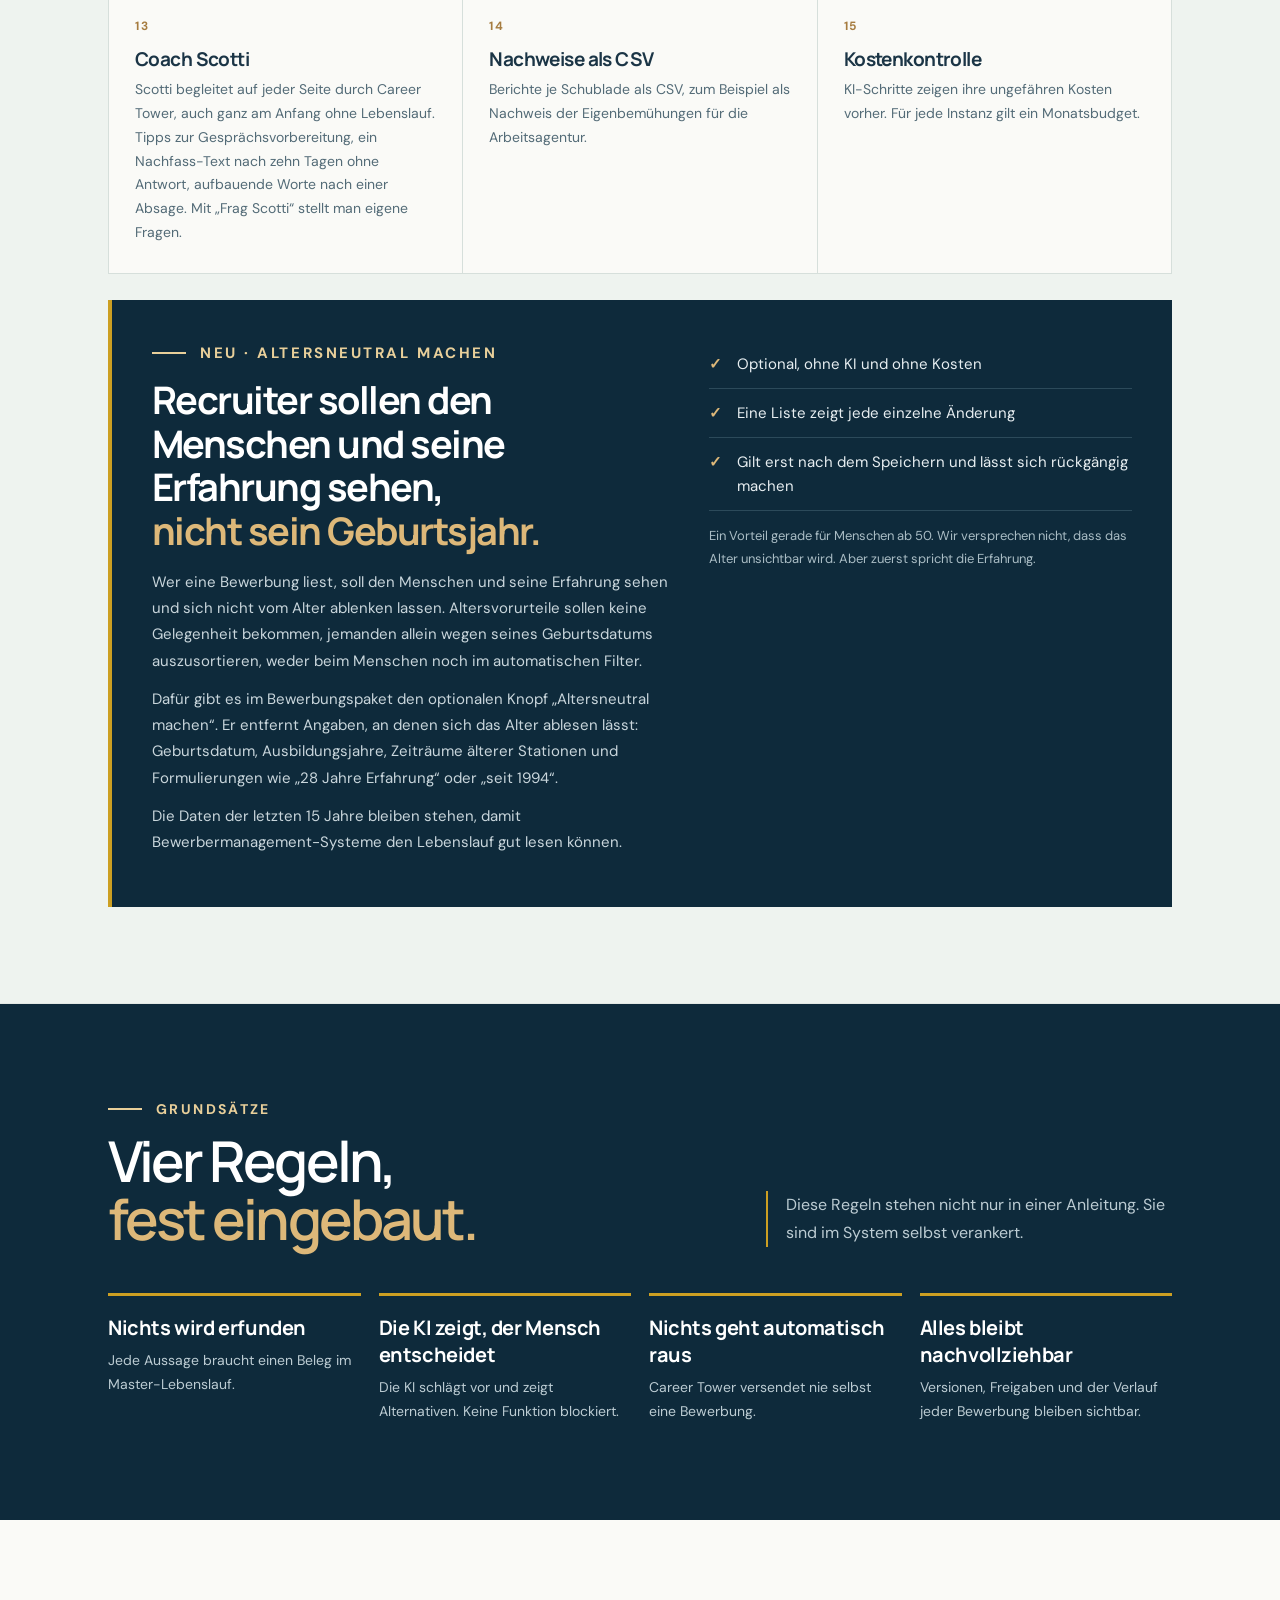
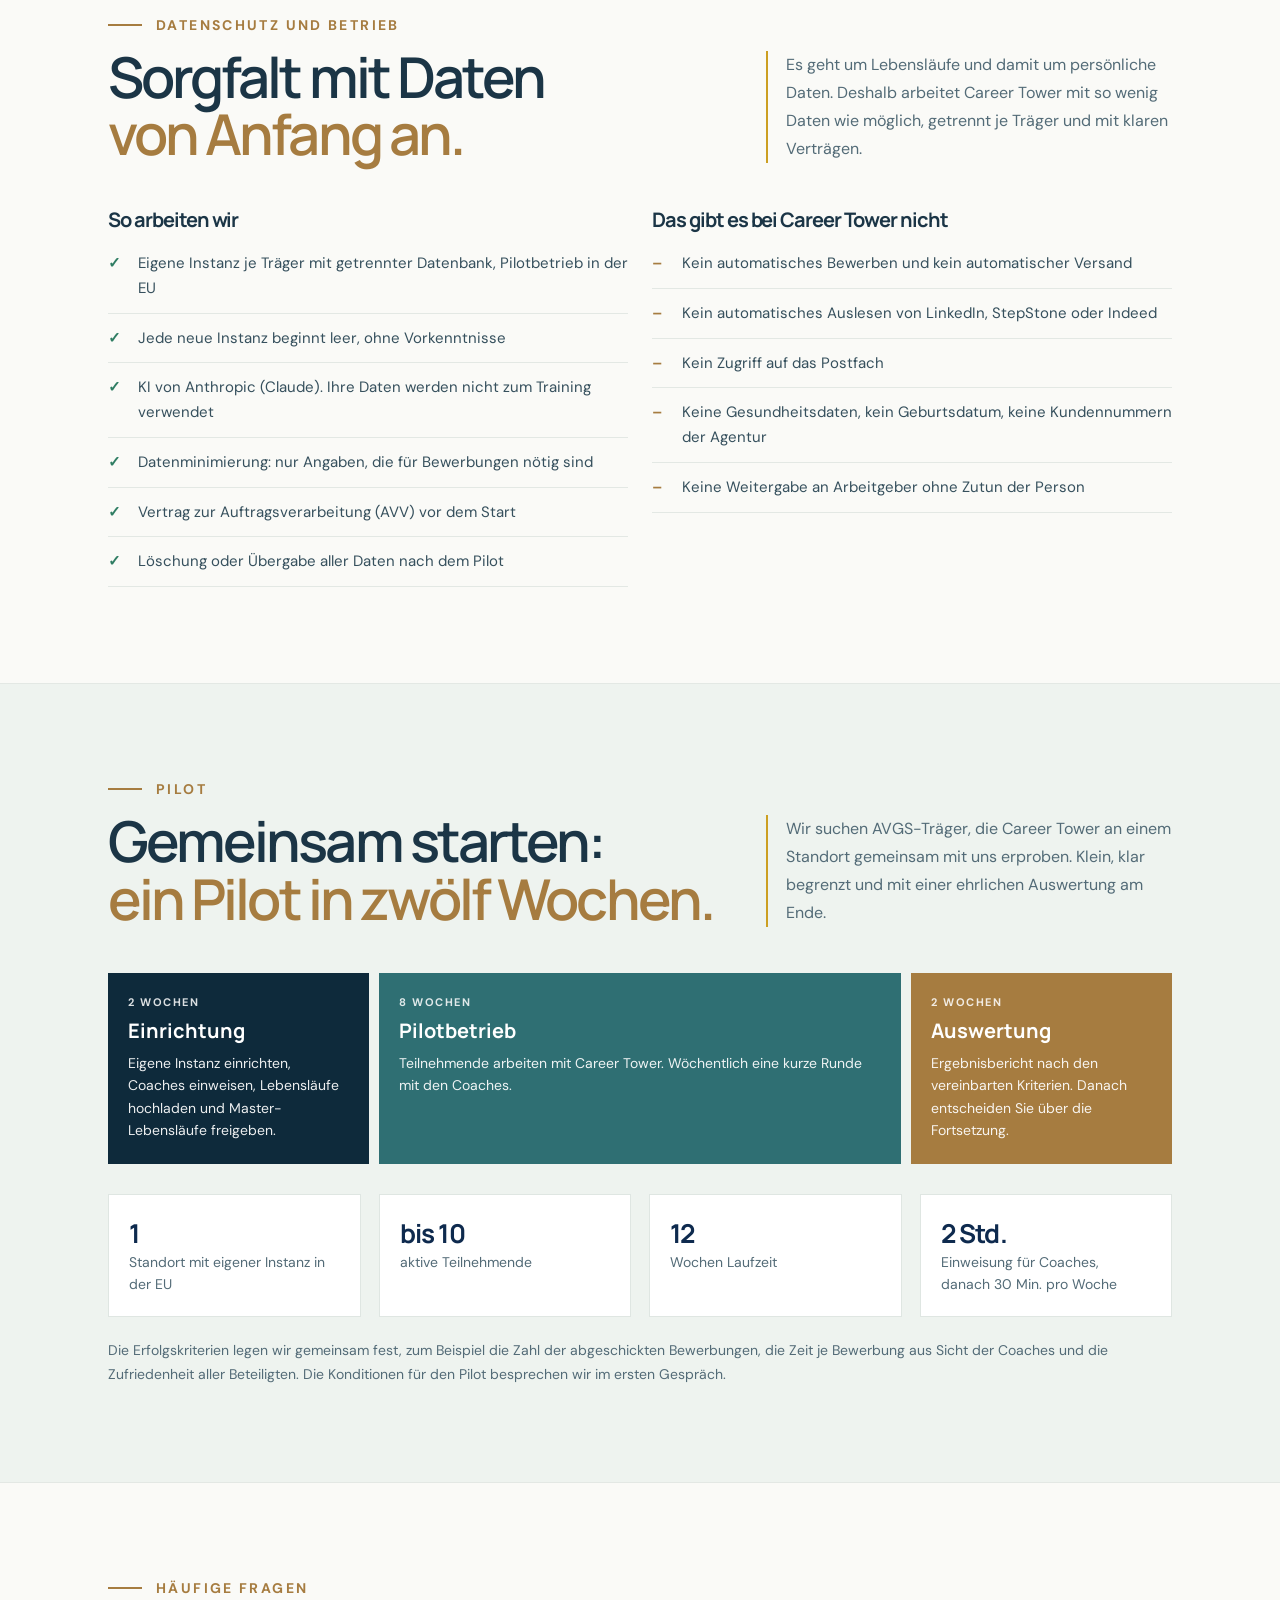
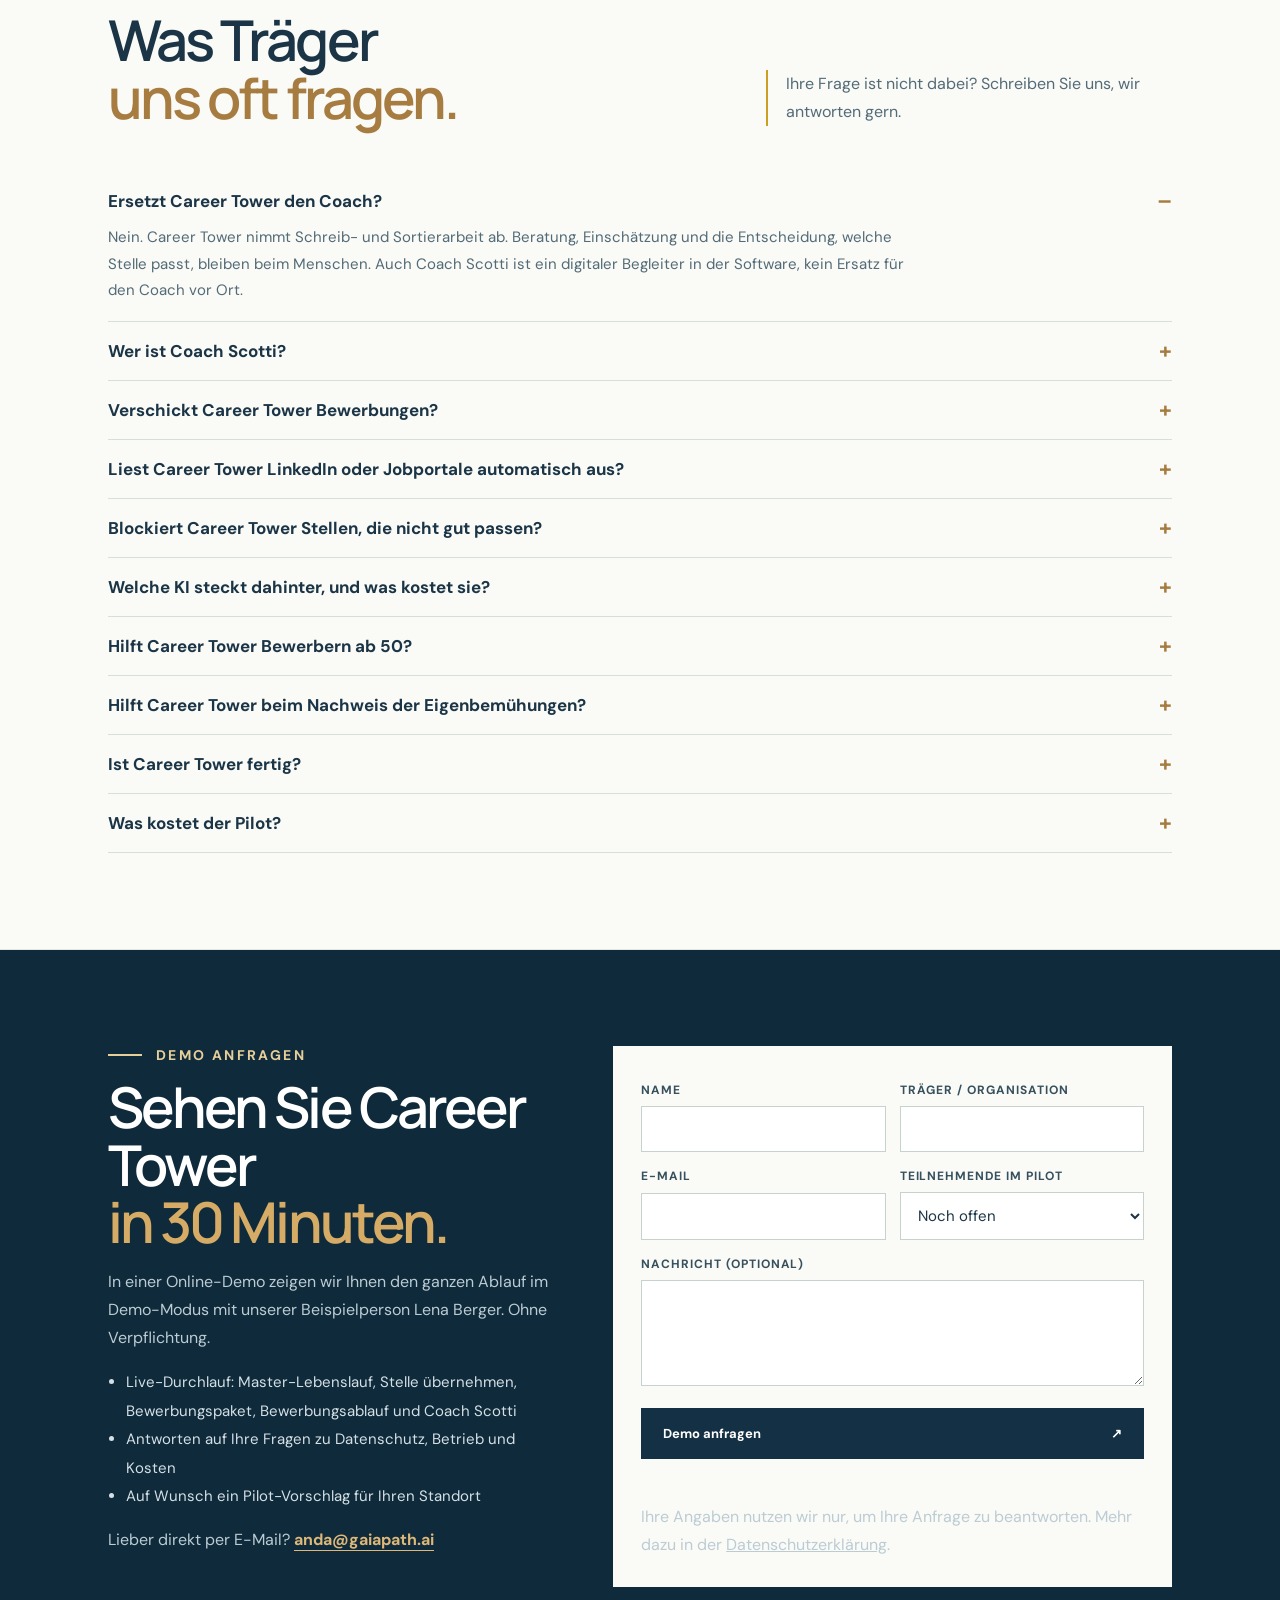
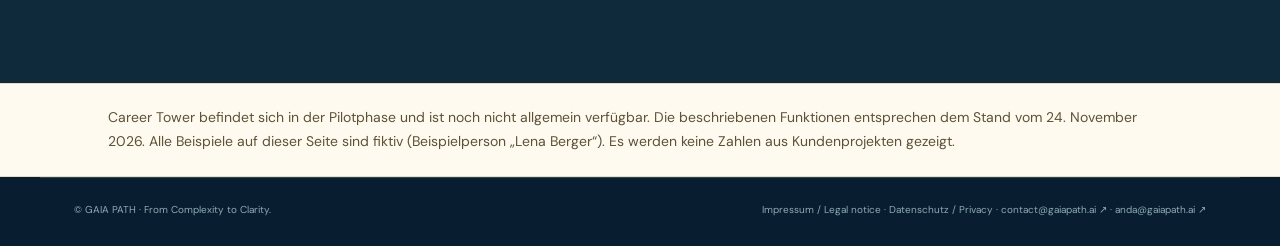
<file: career-tower.html>
<!doctype html><html lang="de"><head><meta charset="UTF-8"><meta name="viewport" content="width=device-width,initial-scale=1"><meta name="description" content="Career Tower von GAIA PATH: KI-gestützte Bewerbungsunterlagen für AVGS-Träger. Nur belegte Fakten aus dem Master-Lebenslauf, markiert, was man prüfen sollte. Die KI zeigt, der Mensch entscheidet."><title>Career Tower – GAIA PATH</title><link rel="icon" href="assets/logo.svg" type="image/svg+xml"><link rel="icon" href="assets/favicon-32.png" sizes="32x32" type="image/png"><link rel="apple-touch-icon" href="assets/apple-touch-icon.png"><meta property="og:type" content="website"><meta property="og:url" content="https://www.gaiapath.ai/career-tower.html"><meta property="og:title" content="Career Tower – GAIA PATH"><meta property="og:description" content="AI-supported application documents built only from verified facts. AI shows, people decide. Nothing is sent automatically."><meta property="og:image" content="https://www.gaiapath.ai/assets/og-image.png"><meta name="twitter:card" content="summary_large_image"><meta name="theme-color" content="#0b2235"><link rel="stylesheet" href="styles.css?v=35"><link rel="stylesheet" href="ct.css?v=5"><script data-goatcounter="https://leonidasshariati.goatcounter.com/count" async src="//gc.zgo.at/count.js"></script></head><body class="ct-page"><header class="site-header"><a class="brand" href="index.html" aria-label="GAIA PATH home"><span class="brand-mark"><svg viewBox="128 14 790 790" aria-hidden="true"><path d="M493.67,768.67C476.85,767.86 466.83,766.92 450.83,764.65C445.42,763.88 438.57,762.67 433.00,761.49C431.81,761.24 428.21,760.48 425.00,759.81C369.36,748.20 316.09,723.93 273.23,690.67C265.53,684.69 264.67,684.01 261.32,681.18C206.78,635.16 170.81,579.69 150.20,509.83C146.63,497.72 142.01,476.75 140.15,464.17C139.25,458.10 138.66,453.58 138.00,447.67C137.38,442.14 137.17,439.65 136.31,427.83C135.85,421.40 135.83,394.44 136.29,387.50C136.94,377.67 137.37,372.54 138.01,367.00C138.36,363.97 138.80,360.15 138.99,358.50C139.18,356.85 139.48,354.75 139.65,353.83C139.82,352.92 140.20,350.59 140.49,348.67C142.12,338.09 145.56,321.98 148.22,312.50C155.66,285.96 161.98,269.53 173.66,246.39C205.39,183.51 256.27,131.75 321.67,95.82C360.97,74.22 402.38,60.06 447.33,52.85C455.56,51.52 456.60,51.37 461.00,50.84C481.09,48.42 493.48,47.68 514.17,47.69C534.42,47.69 541.73,48.15 566.83,51.03C569.55,51.34 574.49,52.10 577.50,52.67C578.42,52.85 580.52,53.23 582.17,53.52C633.65,62.60 681.07,81.76 725.67,111.50C733.48,116.71 735.87,118.40 744.34,124.67C769.04,142.94 795.28,168.94 813.80,193.50C830.43,215.54 838.65,231.63 840.04,244.81C842.34,266.68 826.58,284.11 803.78,284.92C788.35,285.46 775.67,278.43 765.36,263.63C763.04,260.29 757.40,250.52 751.33,239.33C736.51,212.01 721.34,191.91 702.86,175.11C678.41,152.88 647.60,134.09 616.32,122.32C591.58,113.02 569.39,107.92 542.83,105.43C529.68,104.19 498.34,104.70 486.50,106.33C485.22,106.51 482.59,106.82 480.67,107.02C472.59,107.86 458.96,110.35 447.67,113.05C403.25,123.68 356.75,146.13 325.33,172.13C311.29,183.75 296.94,198.46 284.97,213.50C279.71,220.11 272.91,229.56 268.78,236.00C267.31,238.29 265.39,241.28 264.52,242.65C259.39,250.66 250.16,267.94 246.26,276.83C244.98,279.77 243.11,284.01 242.12,286.27C238.24,295.08 231.40,314.58 228.88,324.00C223.82,342.94 221.67,353.70 219.52,370.83C215.39,403.78 216.78,437.50 223.72,472.50C225.84,483.23 231.43,503.84 234.34,511.69C234.91,513.23 235.91,516.00 236.56,517.83C240.65,529.42 247.10,544.19 252.54,554.41C267.56,582.67 281.83,602.46 302.33,623.46C338.61,660.62 389.16,687.57 445.83,699.97C467.00,704.59 483.11,706.17 509.00,706.15C533.37,706.13 545.13,705.13 567.33,701.20C591.34,696.96 621.10,687.83 642.14,678.26C644.17,677.33 647.72,675.72 650.02,674.67C672.71,664.33 702.51,644.85 722.67,627.20C755.36,598.56 780.02,567.26 797.63,532.08C807.52,512.31 811.08,494.49 806.86,485.86C804.01,480.03 797.89,477.30 783.50,475.44C777.80,474.70 751.32,474.58 745.33,475.27C743.41,475.49 739.81,475.82 737.33,476.00C734.86,476.18 730.81,476.55 728.33,476.81C725.86,477.08 721.51,477.53 718.67,477.83C715.83,478.12 713.20,478.43 712.83,478.52C712.47,478.60 708.87,479.04 704.83,479.49C700.80,479.94 694.95,480.60 691.83,480.96C677.92,482.58 673.86,482.82 660.83,482.83C650.18,482.83 647.61,482.74 644.67,482.24C635.15,480.62 628.66,477.88 623.52,473.30C619.19,469.44 615.69,461.20 615.67,454.82C615.64,440.33 624.19,429.55 639.06,425.38C645.76,423.50 656.05,422.61 663.17,423.31C689.30,425.87 712.08,425.31 749.17,421.18C754.48,420.59 761.65,419.81 767.75,419.16C770.27,418.89 774.47,418.44 777.08,418.15C784.51,417.35 790.99,416.71 797.33,416.16C800.54,415.89 803.84,415.58 804.67,415.49C808.75,415.03 826.84,414.33 834.82,414.34C857.09,414.35 872.77,416.59 882.99,421.23C901.93,429.83 910.00,451.34 905.30,480.67C903.08,494.47 896.41,515.17 888.70,532.12C887.22,535.39 886.00,538.14 886.00,538.24C886.00,538.67 876.49,556.52 872.74,563.12C862.10,581.88 843.39,609.07 832.01,622.33C830.98,623.52 829.29,625.55 828.25,626.83C821.07,635.65 810.27,647.35 800.29,657.15C754.99,701.57 699.42,733.48 635.66,751.67C627.15,754.09 615.03,757.21 611.00,758.01C610.18,758.17 607.32,758.77 604.67,759.34C582.33,764.10 562.04,766.84 539.17,768.19C529.20,768.77 501.78,769.07 493.67,768.67Z" fill="currentColor" fill-rule="evenodd"/><path d="M474.50,691.36C470.16,691.09 470.15,691.09 465.56,684.39C453.58,666.92 448.32,653.49 446.48,635.67C445.01,621.37 446.77,609.78 454.18,585.10C458.79,569.76 459.74,565.88 461.28,556.33C463.17,544.65 463.44,539.95 463.42,520.00C463.39,503.48 463.19,500.30 462.17,500.28C461.98,500.27 461.29,501.74 460.63,503.55C454.06,521.54 445.44,534.71 432.97,545.80C422.28,555.32 413.79,560.22 396.00,567.16C371.93,576.54 360.74,583.09 348.71,594.83C340.17,603.17 332.48,614.45 329.00,623.76C327.20,628.57 326.48,628.53 320.29,623.22C312.94,616.91 304.43,607.57 303.07,604.33C302.41,602.76 302.83,600.57 305.21,593.23C311.34,574.31 324.19,557.68 341.63,546.09C348.59,541.47 353.65,538.77 371.67,530.06C395.75,518.43 405.55,506.05 408.24,483.83C408.90,478.38 408.88,483.67 408.73,362.00C408.61,260.04 408.35,234.13 407.35,226.65C405.52,212.82 400.66,199.70 393.13,188.28C389.29,182.45 382.41,173.52 377.50,168.00C375.79,166.08 374.05,164.05 373.63,163.50C373.21,162.95 372.37,161.94 371.77,161.25C370.54,159.85 370.42,159.29 371.20,158.51C371.88,157.83 563.36,157.92 571.33,158.61C576.66,159.07 585.69,160.18 589.67,160.86C637.67,169.06 670.77,198.63 681.62,243.00C682.18,245.29 682.74,247.84 682.85,248.67C682.97,249.49 683.26,251.37 683.51,252.83C684.31,257.53 685.10,269.86 684.88,274.17C682.92,312.69 667.67,342.26 639.61,361.94C623.01,373.58 602.72,380.74 579.00,383.34C573.89,383.90 560.87,384.30 547.17,384.32C531.03,384.35 526.01,384.81 517.33,387.06C496.34,392.52 484.40,409.38 484.34,433.67C484.28,459.67 494.50,484.06 513.50,503.20C528.28,518.08 543.75,526.28 576.00,536.33C596.99,542.87 606.94,546.94 618.83,553.83C642.94,567.80 659.38,589.24 667.40,617.17C669.95,626.02 671.80,637.55 671.20,640.76C670.77,643.05 667.02,646.71 660.33,651.37C659.14,652.20 656.44,654.09 654.33,655.57C649.60,658.88 644.20,662.01 642.85,662.23C641.27,662.48 640.85,661.70 639.33,655.67C632.28,627.59 618.79,608.17 595.67,592.78C586.60,586.75 577.68,582.60 559.17,575.80C540.15,568.81 532.36,565.13 522.00,558.21C509.76,550.05 501.48,542.00 492.34,529.38C488.92,524.66 488.81,524.74 488.91,531.84C488.99,537.56 489.37,540.74 490.88,548.33C493.26,560.35 494.86,565.98 500.82,583.33C509.81,609.55 511.17,615.93 511.10,631.51C511.01,652.91 505.83,667.97 491.18,689.44C489.83,691.40 488.81,691.68 482.93,691.61C480.13,691.58 476.33,691.46 474.50,691.36Z M486.12,355.42C495.36,346.57 504.61,342.28 519.83,339.77C521.73,339.46 527.06,339.18 534.33,339.00C552.84,338.55 561.54,336.76 573.00,331.04C599.77,317.67 613.81,288.63 608.33,257.91C603.74,232.15 586.23,213.45 560.81,207.16C551.52,204.86 552.63,204.92 515.60,204.77C482.04,204.63 482.04,204.63 481.34,205.33C480.64,206.03 480.64,206.03 480.74,281.93C480.83,358.02 480.85,359.33 481.86,359.33C481.95,359.33 483.87,357.57 486.12,355.42Z" fill="#cc9f22" fill-rule="evenodd"/></svg></span><span class="brand-name">GAIA PATH<small>DECISION ADVISORY</small></span></a><nav class="desktop-nav" aria-label="Primary"><a href="index.html#services" data-i="navServices">Center of Excellence</a><a href="index.html#example" data-i="navExample">Example</a><a href="career-tower.html" class="nav-ct on" aria-current="page">Career Tower</a><a href="index.html#circle" data-i="navCircle">GAIA Circle</a><a href="index.html#publications" data-i="navPubs">Publications</a><a href="index.html#about" data-i="navAbout">About</a></nav><div class="nav-actions"><div class="language lang-switch" id="ctLang" role="group" aria-label="Language"><button type="button" data-lang="en" aria-pressed="true"><svg class="flag" viewBox="0 0 190 100" preserveAspectRatio="xMidYMid slice" aria-hidden="true"><rect width="190" height="100" fill="#fff"/><rect y="0.00" width="190" height="7.69" fill="#B22234"/><rect y="15.38" width="190" height="7.69" fill="#B22234"/><rect y="30.77" width="190" height="7.69" fill="#B22234"/><rect y="46.15" width="190" height="7.69" fill="#B22234"/><rect y="61.54" width="190" height="7.69" fill="#B22234"/><rect y="76.92" width="190" height="7.69" fill="#B22234"/><rect y="92.31" width="190" height="7.69" fill="#B22234"/><rect width="76" height="53.85" fill="#3C3B6E"/><g fill="#fff"><circle cx="6.3" cy="5.4" r="1.9"/><circle cx="19.0" cy="5.4" r="1.9"/><circle cx="31.7" cy="5.4" r="1.9"/><circle cx="44.3" cy="5.4" r="1.9"/><circle cx="57.0" cy="5.4" r="1.9"/><circle cx="69.7" cy="5.4" r="1.9"/><circle cx="12.7" cy="10.8" r="1.9"/><circle cx="25.3" cy="10.8" r="1.9"/><circle cx="38.0" cy="10.8" r="1.9"/><circle cx="50.7" cy="10.8" r="1.9"/><circle cx="63.3" cy="10.8" r="1.9"/><circle cx="6.3" cy="16.1" r="1.9"/><circle cx="19.0" cy="16.1" r="1.9"/><circle cx="31.7" cy="16.1" r="1.9"/><circle cx="44.3" cy="16.1" r="1.9"/><circle cx="57.0" cy="16.1" r="1.9"/><circle cx="69.7" cy="16.1" r="1.9"/><circle cx="12.7" cy="21.5" r="1.9"/><circle cx="25.3" cy="21.5" r="1.9"/><circle cx="38.0" cy="21.5" r="1.9"/><circle cx="50.7" cy="21.5" r="1.9"/><circle cx="63.3" cy="21.5" r="1.9"/><circle cx="6.3" cy="26.9" r="1.9"/><circle cx="19.0" cy="26.9" r="1.9"/><circle cx="31.7" cy="26.9" r="1.9"/><circle cx="44.3" cy="26.9" r="1.9"/><circle cx="57.0" cy="26.9" r="1.9"/><circle cx="69.7" cy="26.9" r="1.9"/><circle cx="12.7" cy="32.3" r="1.9"/><circle cx="25.3" cy="32.3" r="1.9"/><circle cx="38.0" cy="32.3" r="1.9"/><circle cx="50.7" cy="32.3" r="1.9"/><circle cx="63.3" cy="32.3" r="1.9"/><circle cx="6.3" cy="37.7" r="1.9"/><circle cx="19.0" cy="37.7" r="1.9"/><circle cx="31.7" cy="37.7" r="1.9"/><circle cx="44.3" cy="37.7" r="1.9"/><circle cx="57.0" cy="37.7" r="1.9"/><circle cx="69.7" cy="37.7" r="1.9"/><circle cx="12.7" cy="43.0" r="1.9"/><circle cx="25.3" cy="43.0" r="1.9"/><circle cx="38.0" cy="43.0" r="1.9"/><circle cx="50.7" cy="43.0" r="1.9"/><circle cx="63.3" cy="43.0" r="1.9"/><circle cx="6.3" cy="48.4" r="1.9"/><circle cx="19.0" cy="48.4" r="1.9"/><circle cx="31.7" cy="48.4" r="1.9"/><circle cx="44.3" cy="48.4" r="1.9"/><circle cx="57.0" cy="48.4" r="1.9"/><circle cx="69.7" cy="48.4" r="1.9"/></g></svg><span>EN</span></button><button type="button" data-lang="de" aria-pressed="false"><svg class="flag" viewBox="0 0 5 3" preserveAspectRatio="none" aria-hidden="true"><rect width="5" height="1" fill="#000"/><rect y="1" width="5" height="1" fill="#DD0000"/><rect y="2" width="5" height="1" fill="#FFCE00"/></svg><span>DE</span></button></div><a class="nav-cta" href="index.html#contact" data-i="navContact">Let's talk <span>↗</span></a><button class="menu-toggle" id="menuToggle" aria-label="Open menu" aria-expanded="false">☰</button></div></header><nav class="mobile-nav" id="mobileNav" aria-label="Mobile"><a href="index.html#approach" data-i="navCycle">Approach</a><a href="index.html#services" data-i="navServices">Center of Excellence</a><a href="index.html#example" data-i="navExample">Example</a><a href="career-tower.html" class="on" aria-current="page">Career Tower</a><a href="index.html#circle" data-i="navCircle">GAIA Circle</a><a href="index.html#publications" data-i="navPubs">Publications</a><a href="index.html#about" data-i="navAbout">About</a><a href="index.html#uses" data-i="navUse">Use cases</a><a href="index.html#contact" data-i="navContact">Let's talk</a></nav><main>
<section class="ct-hero" id="top"><div class="ct-wrap ct-hero-grid"><div><p class="eyebrow light" data-t="heroEye"></p><h1 data-t="heroTitle"></h1><p class="lede" data-t="heroText"></p><div class="ct-badges" id="ctBadges"></div><div class="ct-hero-btns"><a class="btn btn-light" href="#demo"><span data-t="ctaDemo"></span><span>↗</span></a><a class="btn ct-btn-outline" href="#ablauf"><span data-t="ctaHow"></span><span>↓</span></a></div><a class="ct-crumb" href="index.html" id="ctBack"></a></div><figure class="ct-hero-pic"><img src="assets/career-tower.jpg" alt="" width="760" height="740"><figcaption data-t="heroCap"></figcaption></figure></div></section>
<section class="ct-sec"><div class="ct-wrap"><div class="ct-top"><div><p class="eyebrow" data-t="whyEye"></p><h2 data-t="whyTitle"></h2></div><p class="ct-aside" data-t="whyText"></p></div><div class="ct-cards" id="ctWhy"></div></div></section>
<section class="ct-sec alt" id="ablauf"><div class="ct-wrap"><div class="ct-top"><div><p class="eyebrow" data-t="howEye"></p><h2 data-t="howTitle"></h2></div><p class="ct-aside" data-t="howText"></p></div><ol class="ct-steps" id="ctSteps"></ol></div></section>
<section class="ct-sec" id="beispiel"><div class="ct-wrap"><div class="ct-top"><div><p class="eyebrow" data-t="exEye"></p><h2 data-t="exTitle"></h2></div><p class="ct-aside" data-t="exText"></p></div><div class="ct-demo" id="ctDemo"></div></div></section>
<section class="ct-sec alt" id="funktionen"><div class="ct-wrap"><div class="ct-top"><div><p class="eyebrow" data-t="ftEye"></p><h2 data-t="ftTitle"></h2></div><p class="ct-aside" data-t="ftText"></p></div><div class="ct-feats" id="ctFeats"></div><div class="ct-spot" id="ctSpot"></div></div></section>
<section class="ct-sec dark"><div class="ct-wrap"><div class="ct-top"><div><p class="eyebrow light" data-t="prEye"></p><h2 data-t="prTitle"></h2></div><p class="ct-aside" data-t="prText"></p></div><div class="ct-prins" id="ctPrins"></div></div></section>
<section class="ct-sec" id="datenschutz"><div class="ct-wrap"><div class="ct-top"><div><p class="eyebrow" data-t="dpEye"></p><h2 data-t="dpTitle"></h2></div><p class="ct-aside" data-t="dpText"></p></div><div class="ct-two"><div><h3 data-t="dpYesT"></h3><ul class="ct-list" id="ctDpYes"></ul></div><div><h3 data-t="dpNoT"></h3><ul class="ct-list no" id="ctDpNo"></ul></div></div></div></section>
<section class="ct-sec alt" id="pilot"><div class="ct-wrap"><div class="ct-top"><div><p class="eyebrow" data-t="plEye"></p><h2 data-t="plTitle"></h2></div><p class="ct-aside" data-t="plText"></p></div><div class="ct-phases" id="ctPhases"></div><div class="ct-scope" id="ctScope"></div><p class="ct-note" data-t="plNote"></p></div></section>
<section class="ct-sec" id="faq"><div class="ct-wrap"><div class="ct-top"><div><p class="eyebrow" data-t="fqEye"></p><h2 data-t="fqTitle"></h2></div><p class="ct-aside" data-t="fqText"></p></div><div class="ct-faq" id="ctFaq"></div></div></section>
<section class="ct-sec dark" id="demo"><div class="ct-wrap ct-req"><div><p class="eyebrow light" data-t="rqEye"></p><h2 data-t="rqTitle"></h2><p data-t="rqText"></p><ul id="ctRqList"></ul><p><span data-t="rqMail"></span> <a class="mail" href="mailto:anda@gaiapath.ai">anda@gaiapath.ai</a></p></div><form class="ct-form" id="ctForm" novalidate><div class="row"><div><label for="fName" data-t="fName"></label><input id="fName" name="name" autocomplete="name" required></div><div><label for="fOrg" data-t="fOrg"></label><input id="fOrg" name="organisation" autocomplete="organization"></div></div><div class="row"><div><label for="fMail" data-t="fMail"></label><input id="fMail" name="email" type="email" autocomplete="email" required></div><div><label for="fSize" data-t="fSize"></label><select id="fSize" name="teilnehmende"></select></div></div><label for="fMsg" data-t="fMsg"></label><textarea id="fMsg" name="message" rows="4"></textarea><input type="text" name="_honey" class="hp" tabindex="-1" autocomplete="off" aria-hidden="true"><button class="btn btn-dark" type="submit"><span data-t="fSend"></span><span>↗</span></button><p class="status" id="ctStatus" role="status" aria-live="polite"></p><p class="fine" data-t="fFine"></p></form></div></section>
<section class="ct-status-note"><div class="ct-wrap"><p data-t="statusNote"></p></div></section>
</main><footer><div class="container footer-bottom"><span>© GAIA PATH · From Complexity to Clarity.</span><span><a href="impressum.html">Impressum / Legal notice</a> · <a href="datenschutz.html">Datenschutz / Privacy</a> · <a href="mailto:contact@gaiapath.ai">contact@gaiapath.ai ↗</a> · <a href="mailto:anda@gaiapath.ai">anda@gaiapath.ai ↗</a></span></div></footer><script src="ct.js?v=10"></script></body></html>
</file>
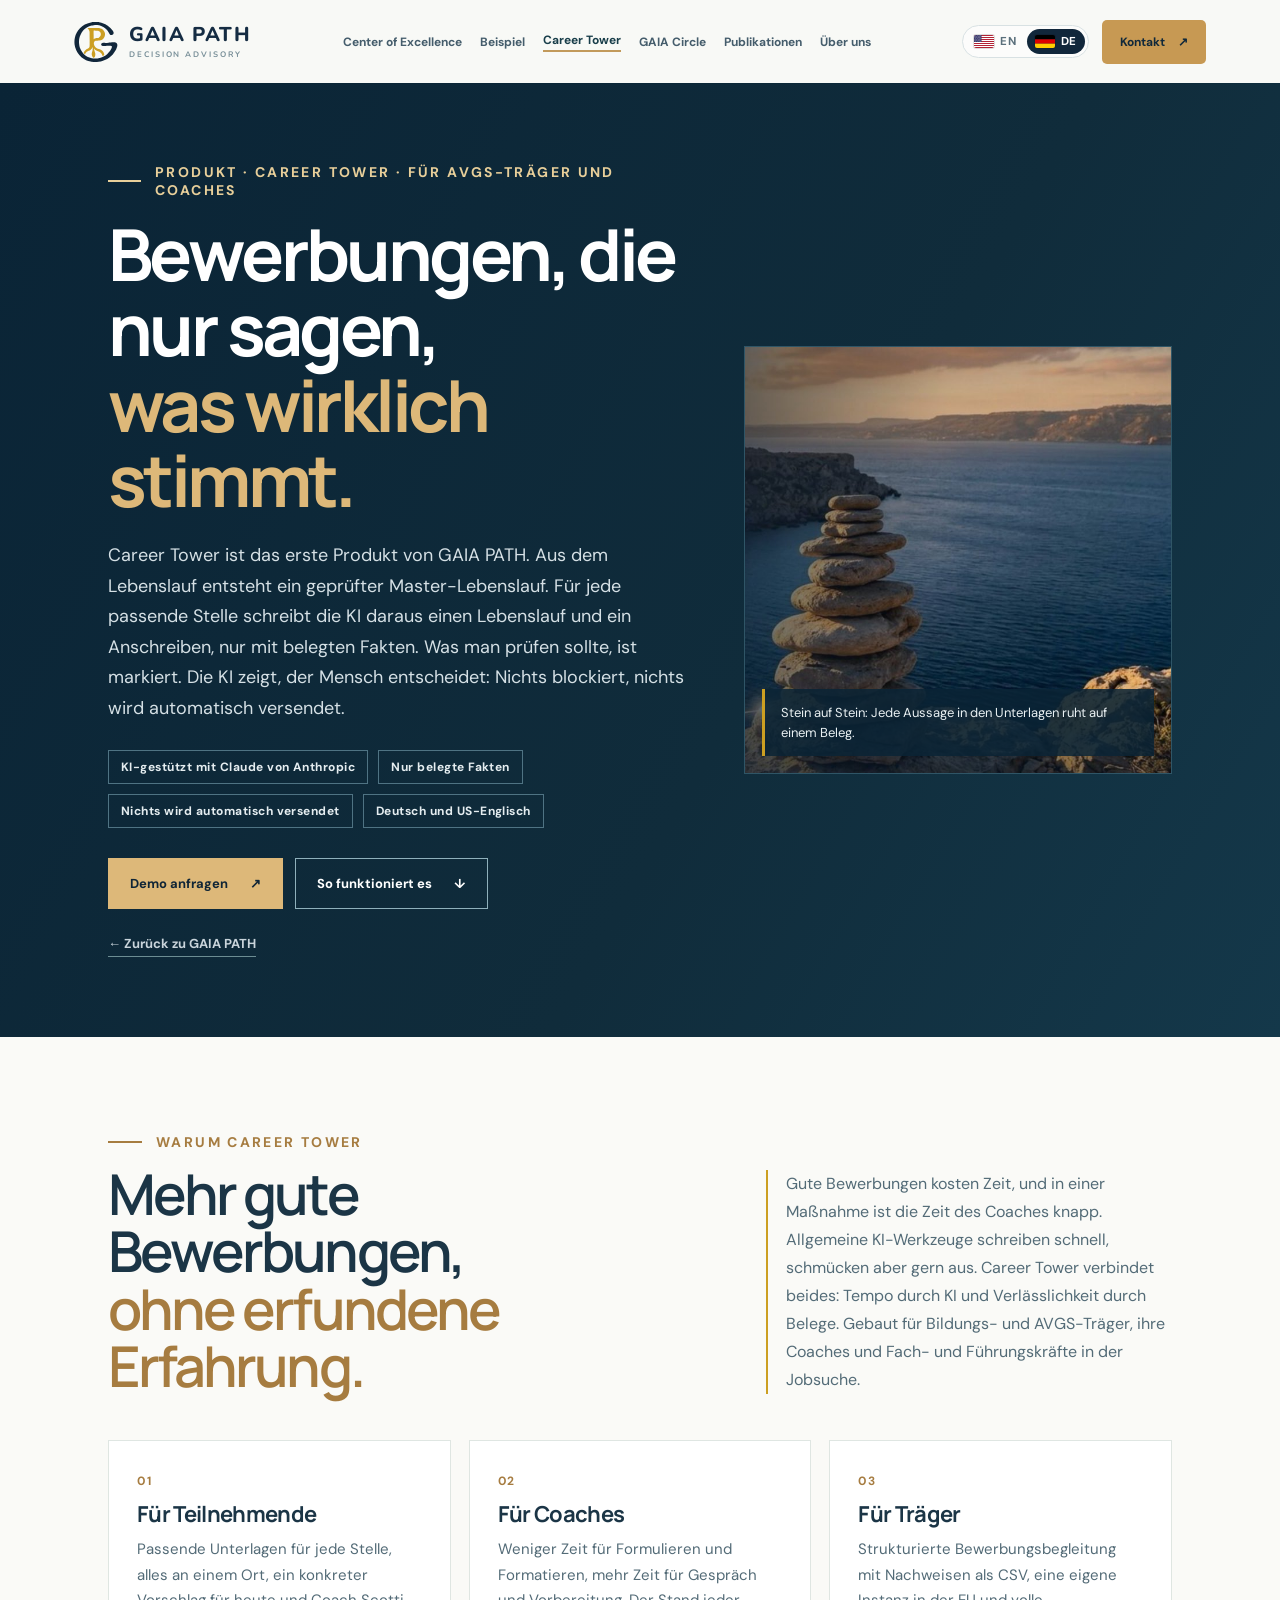
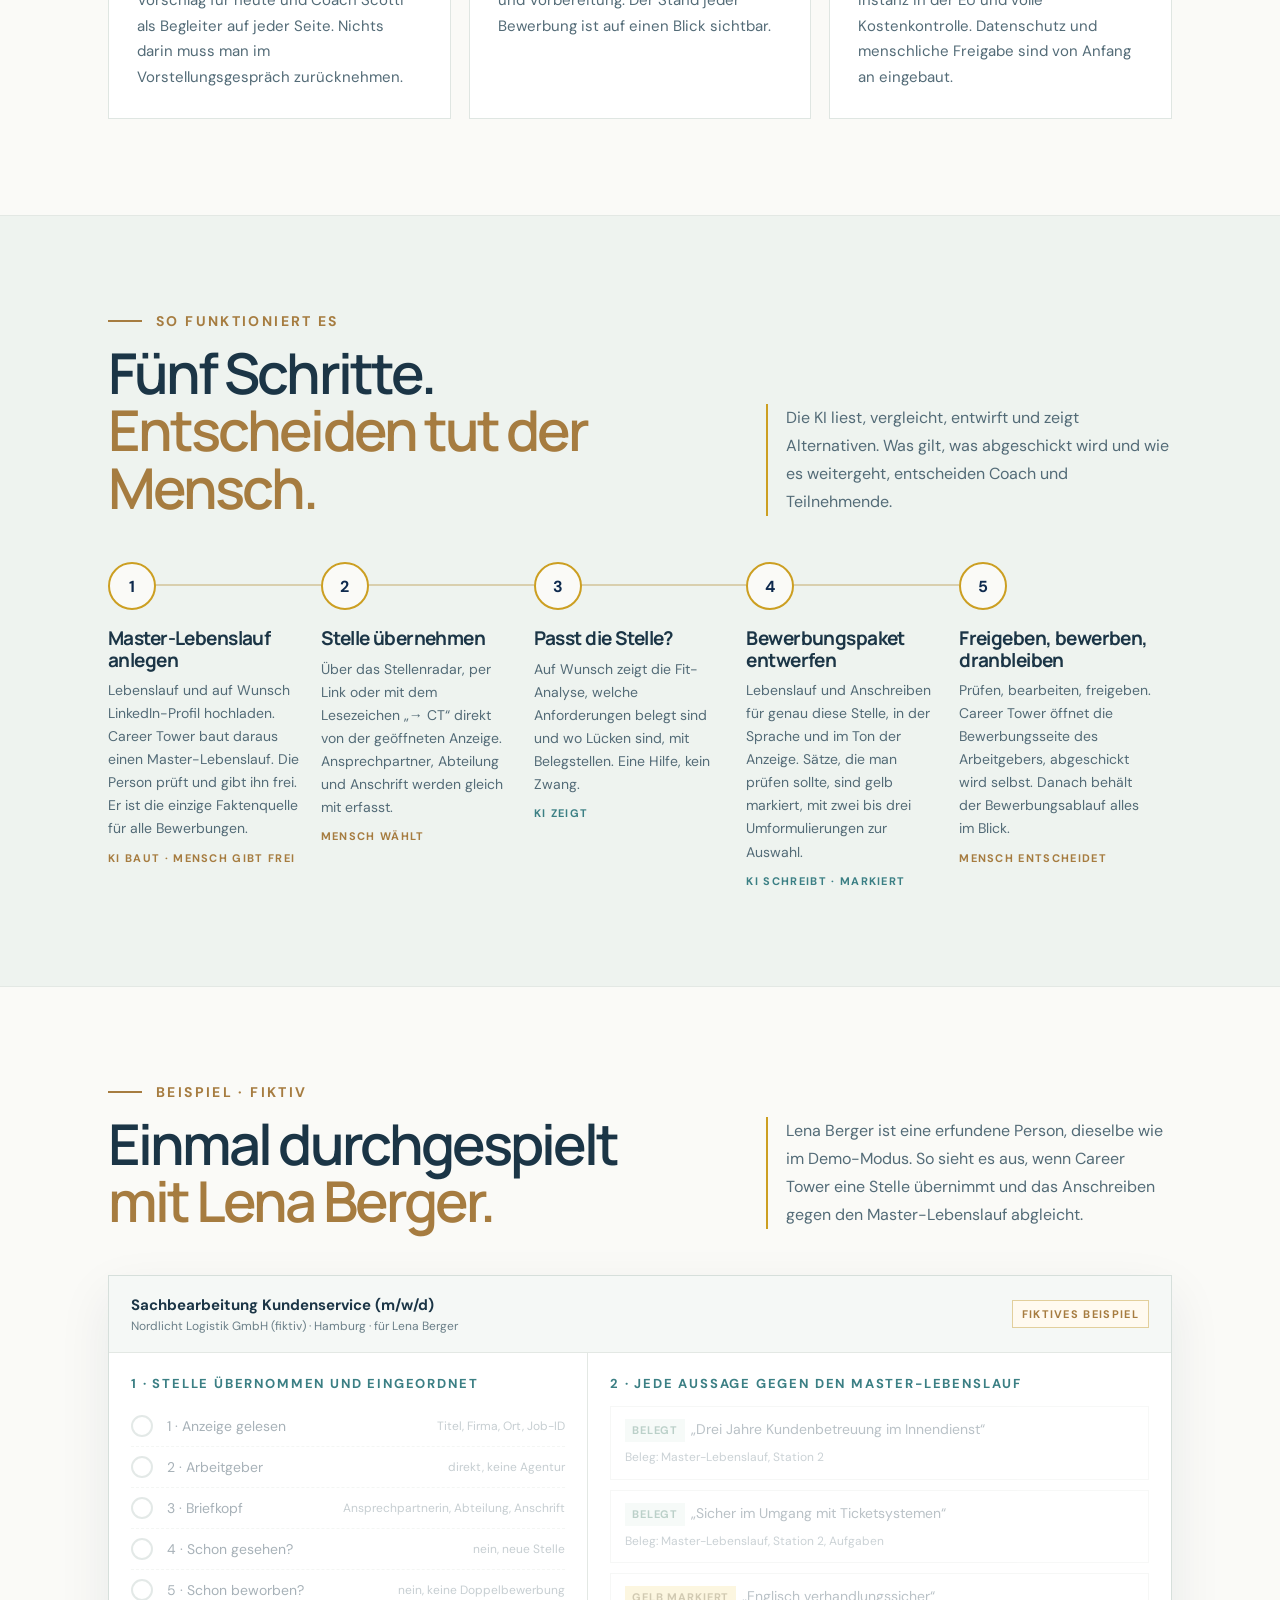
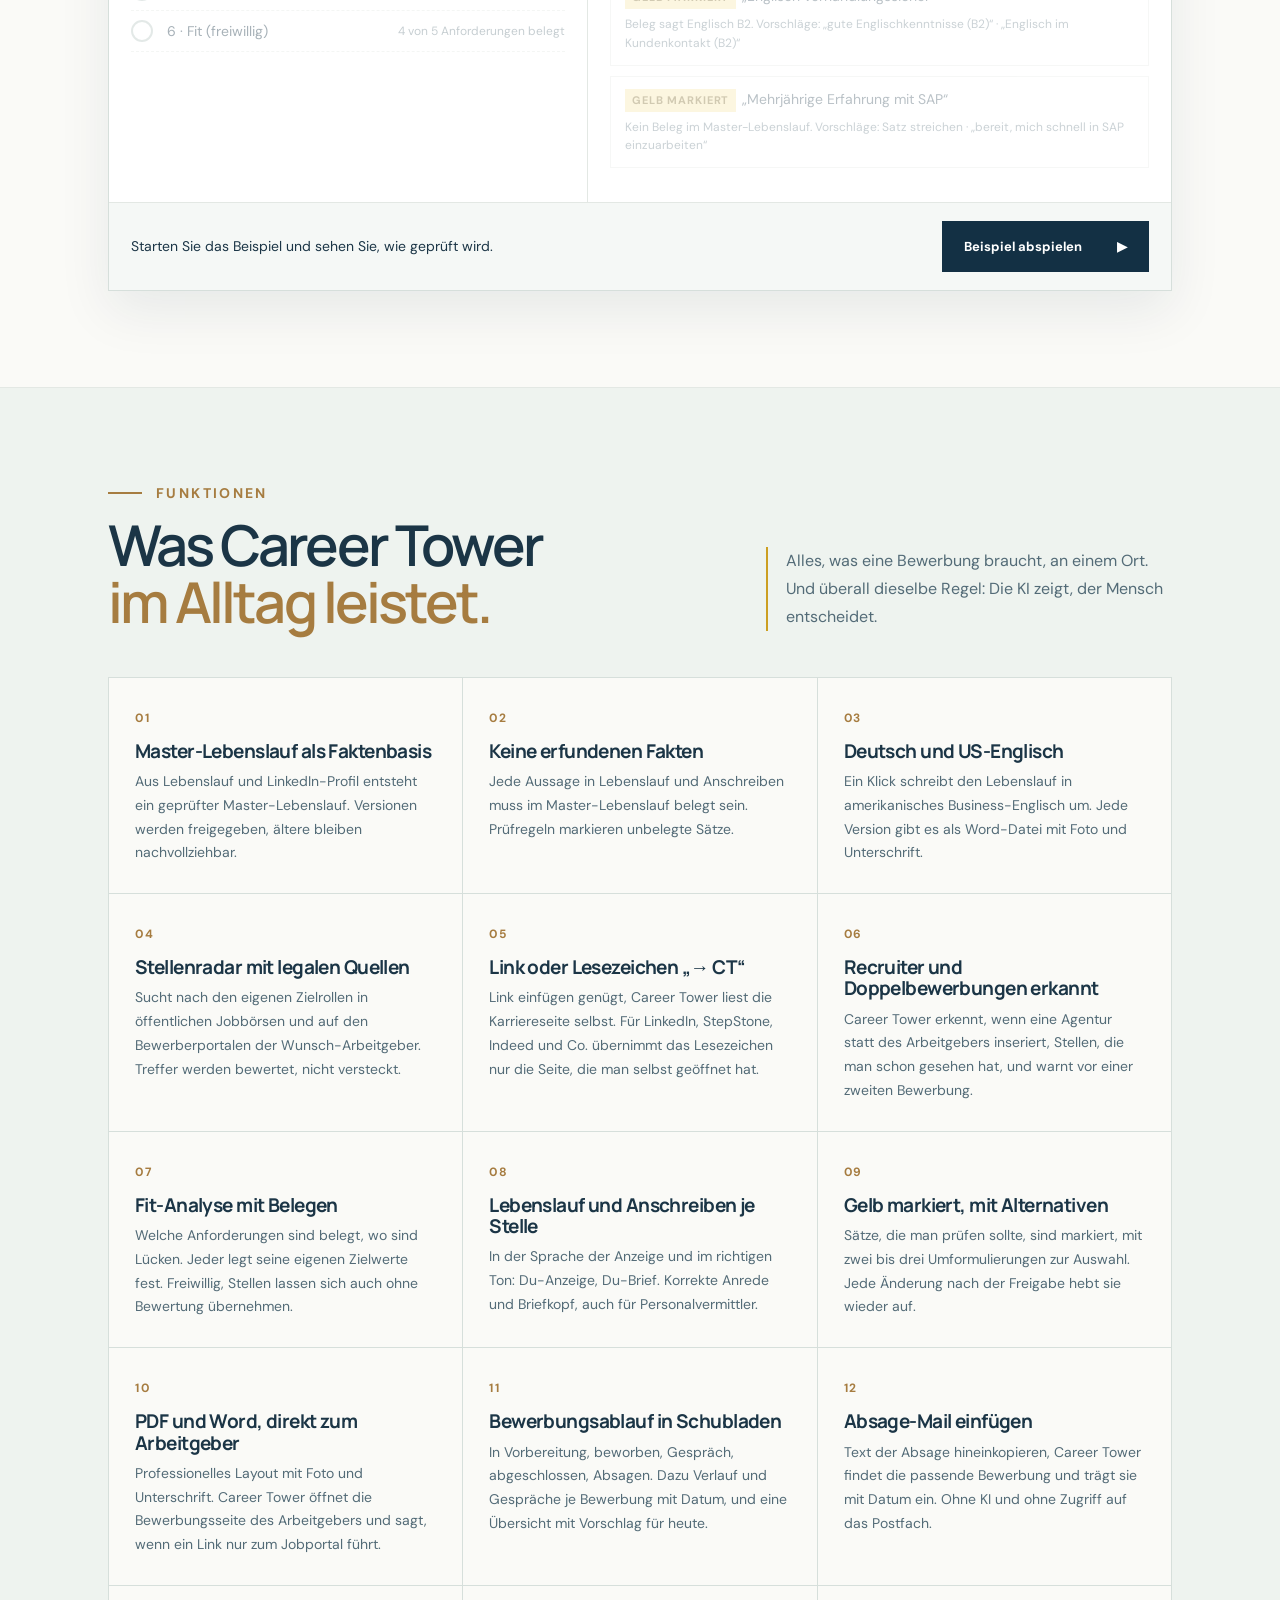
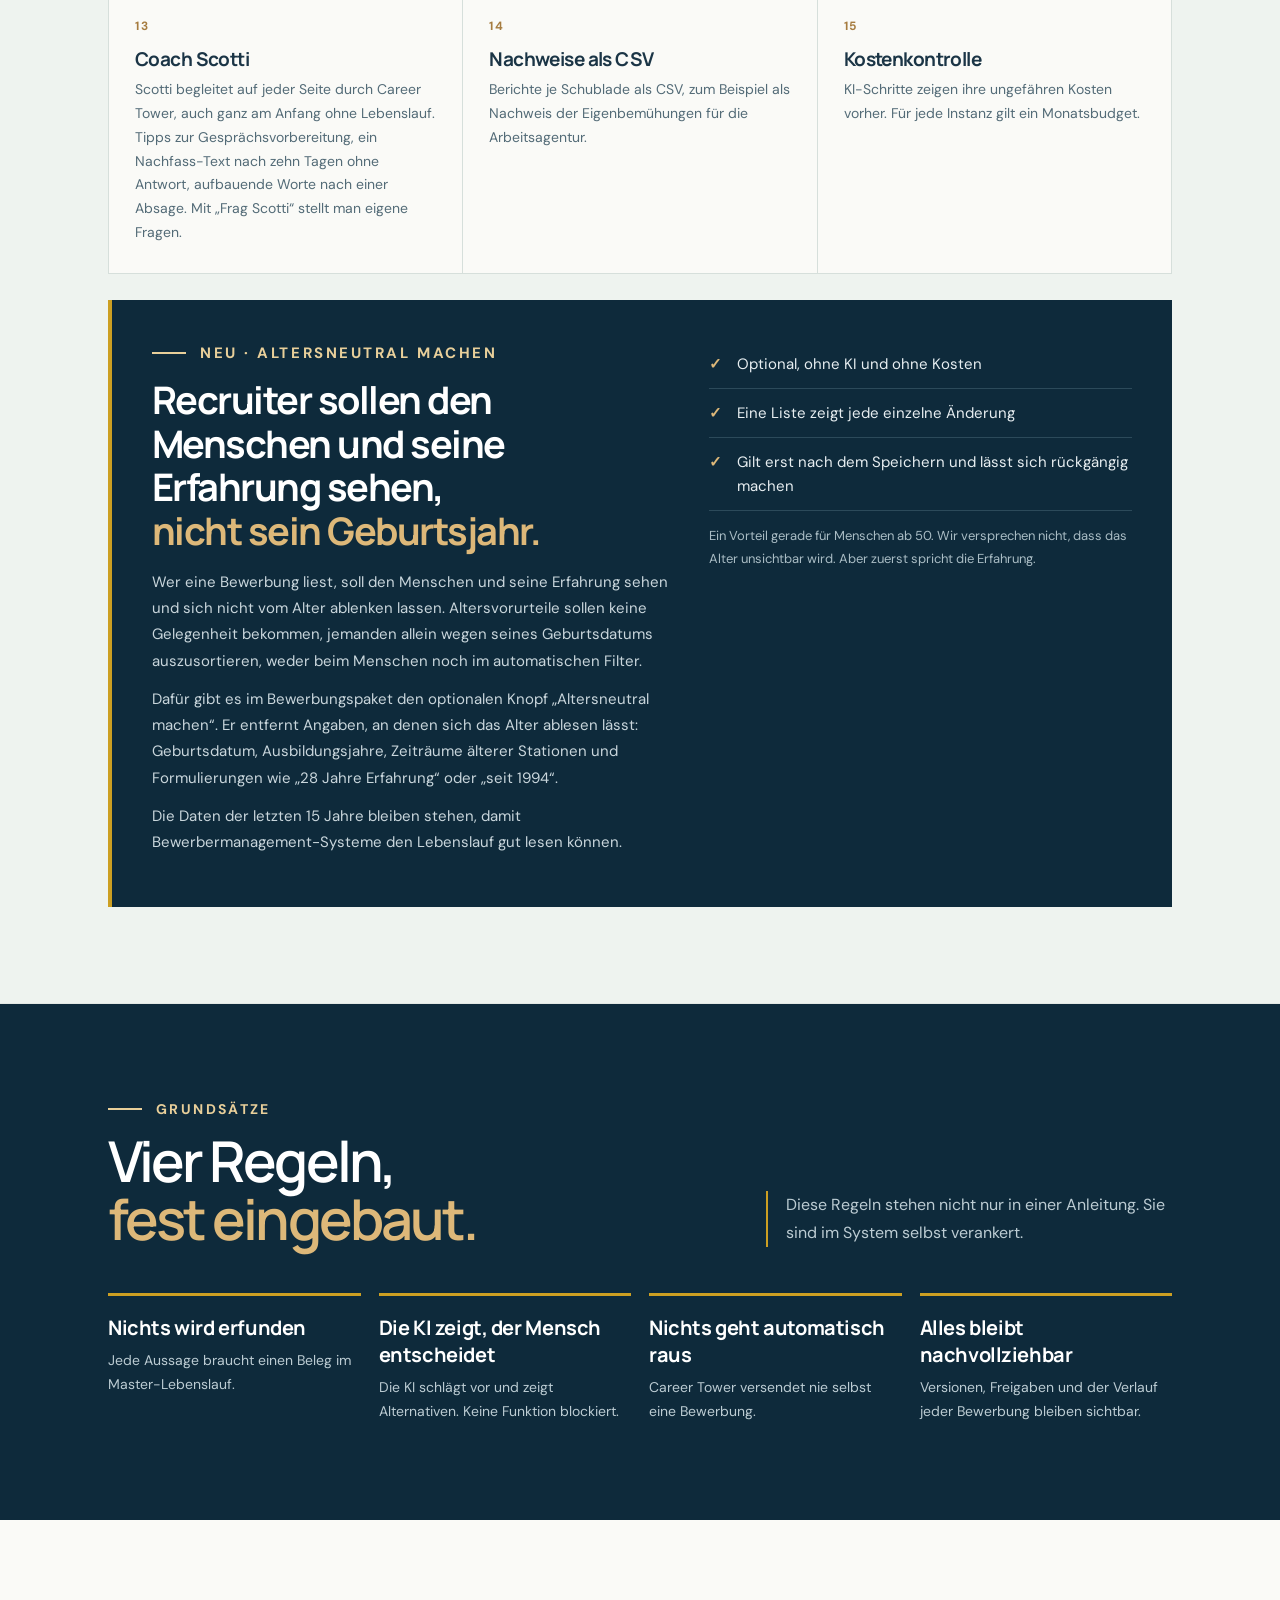
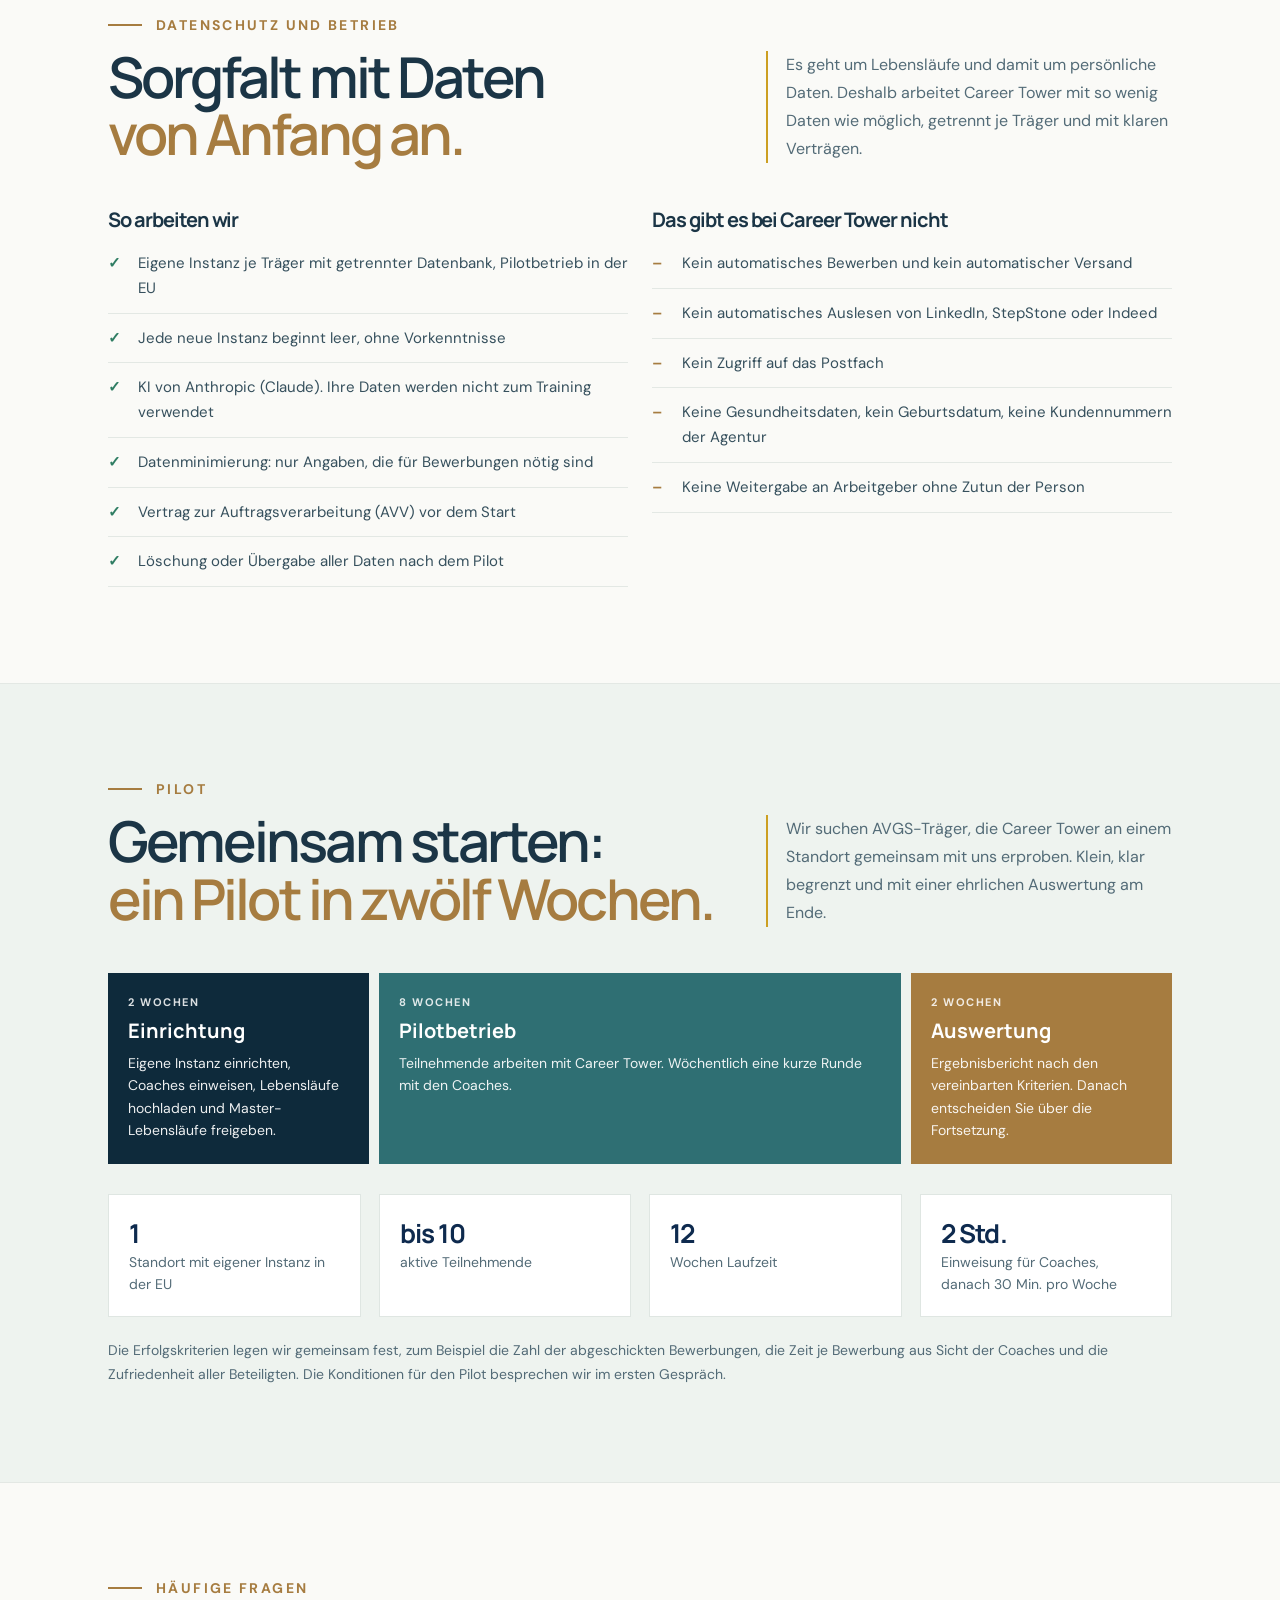
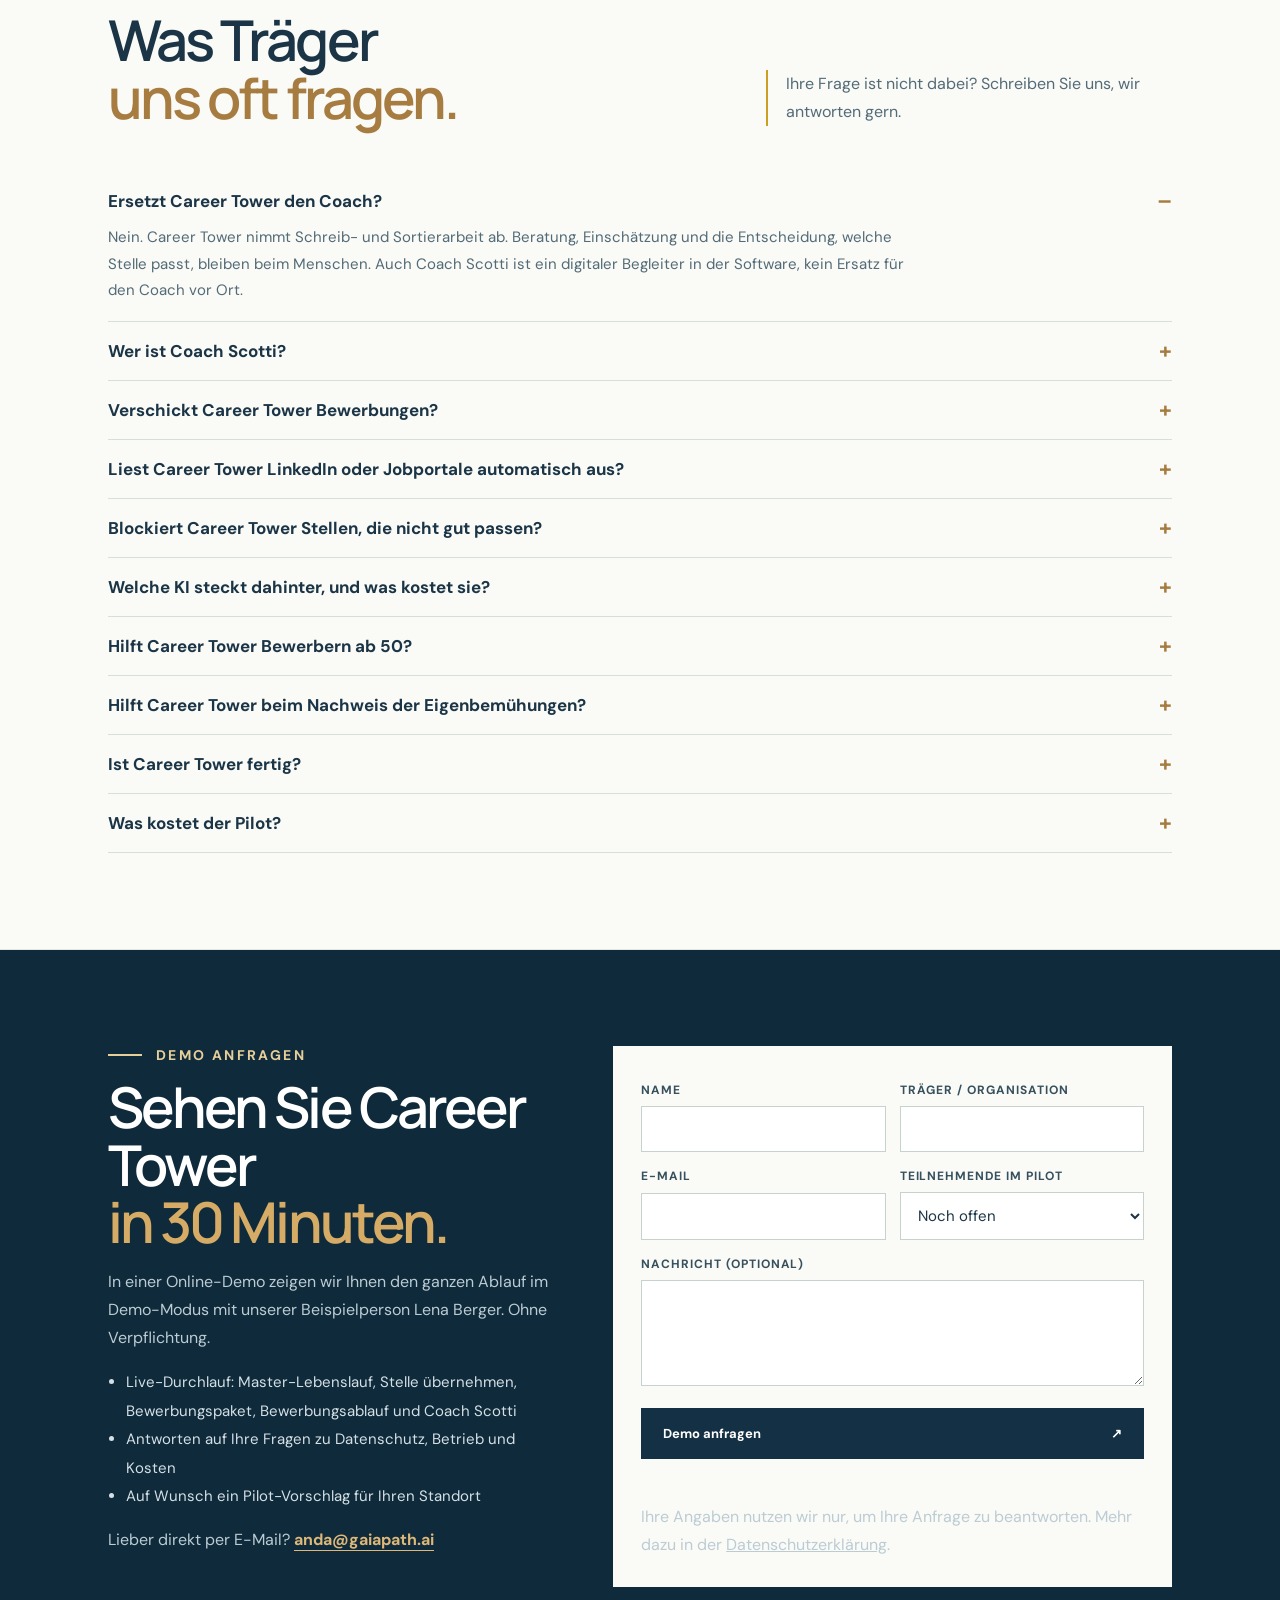
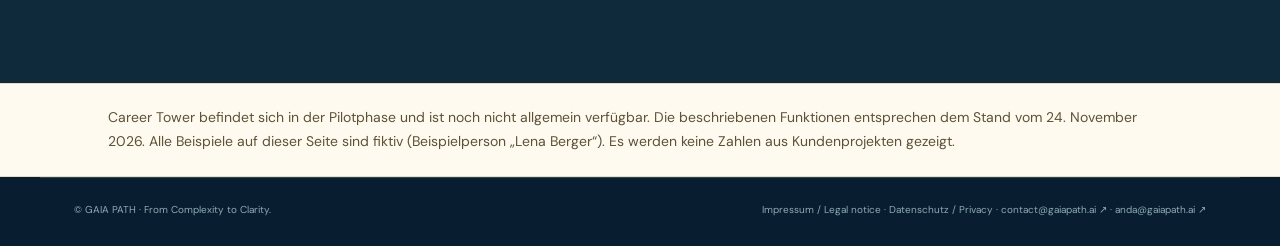
<file: carrier-tower.html>
<!doctype html><html lang="de"><head><meta charset="UTF-8"><title>Career Tower – GAIA PATH</title><link rel="canonical" href="https://www.gaiapath.ai/career-tower.html"><meta name="robots" content="noindex"><meta http-equiv="refresh" content="0; url=career-tower.html"><script>location.replace('career-tower.html'+location.search+location.hash)</script></head><body><p>Carrier Tower heißt jetzt Career Tower: <a href="career-tower.html">www.gaiapath.ai/career-tower.html</a></p></body></html>
</file>
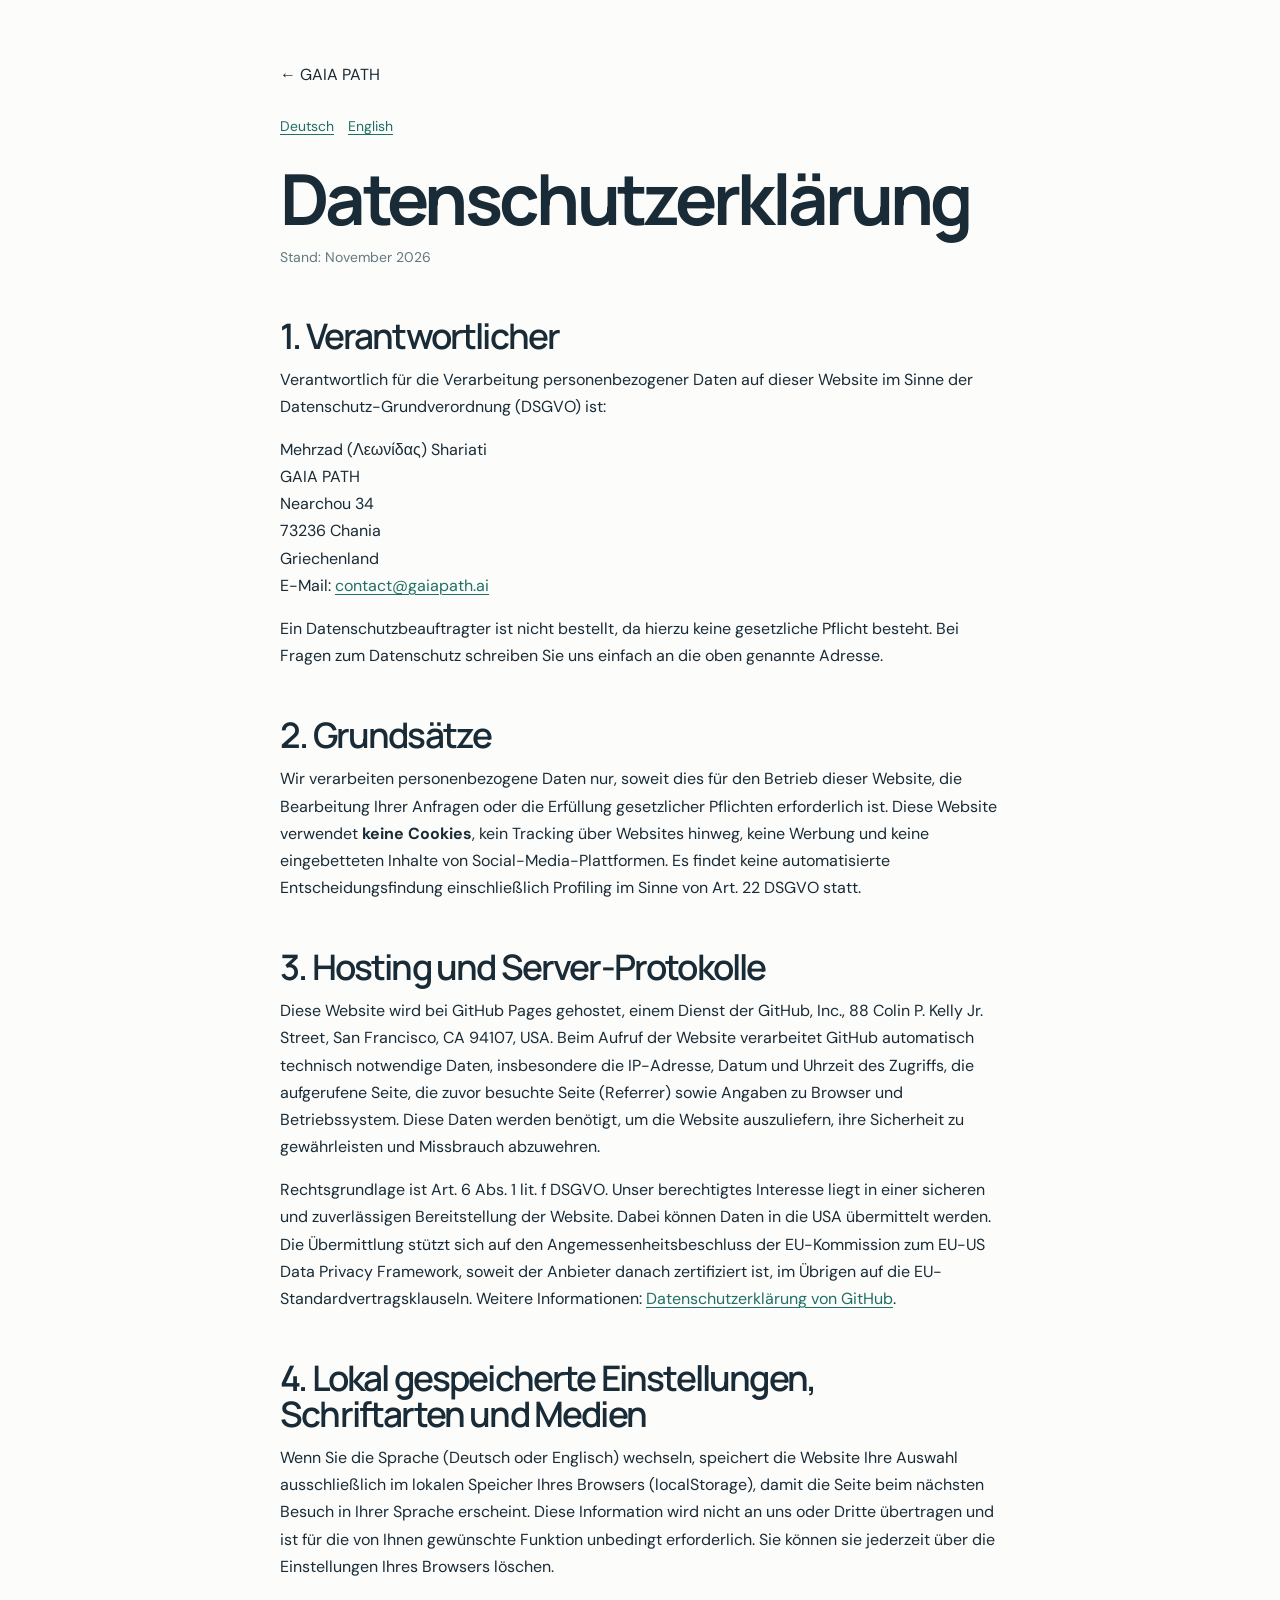
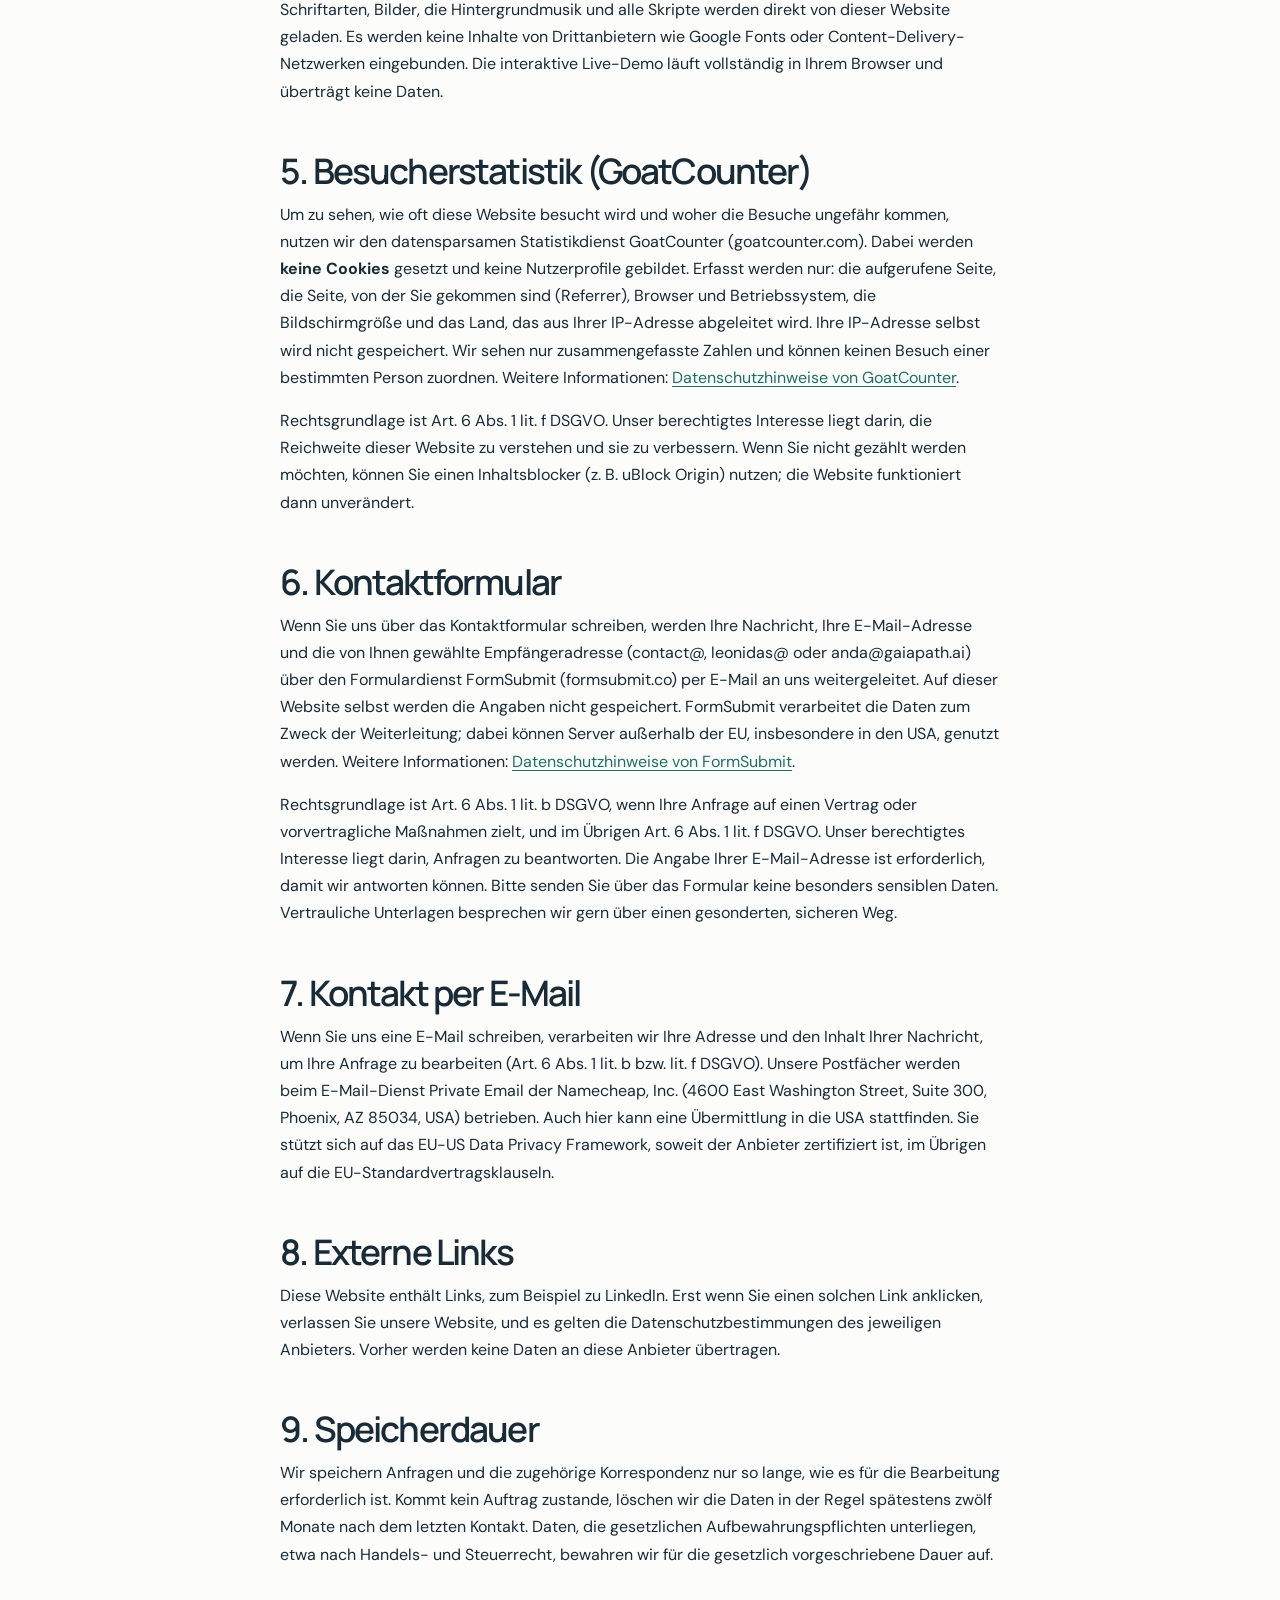
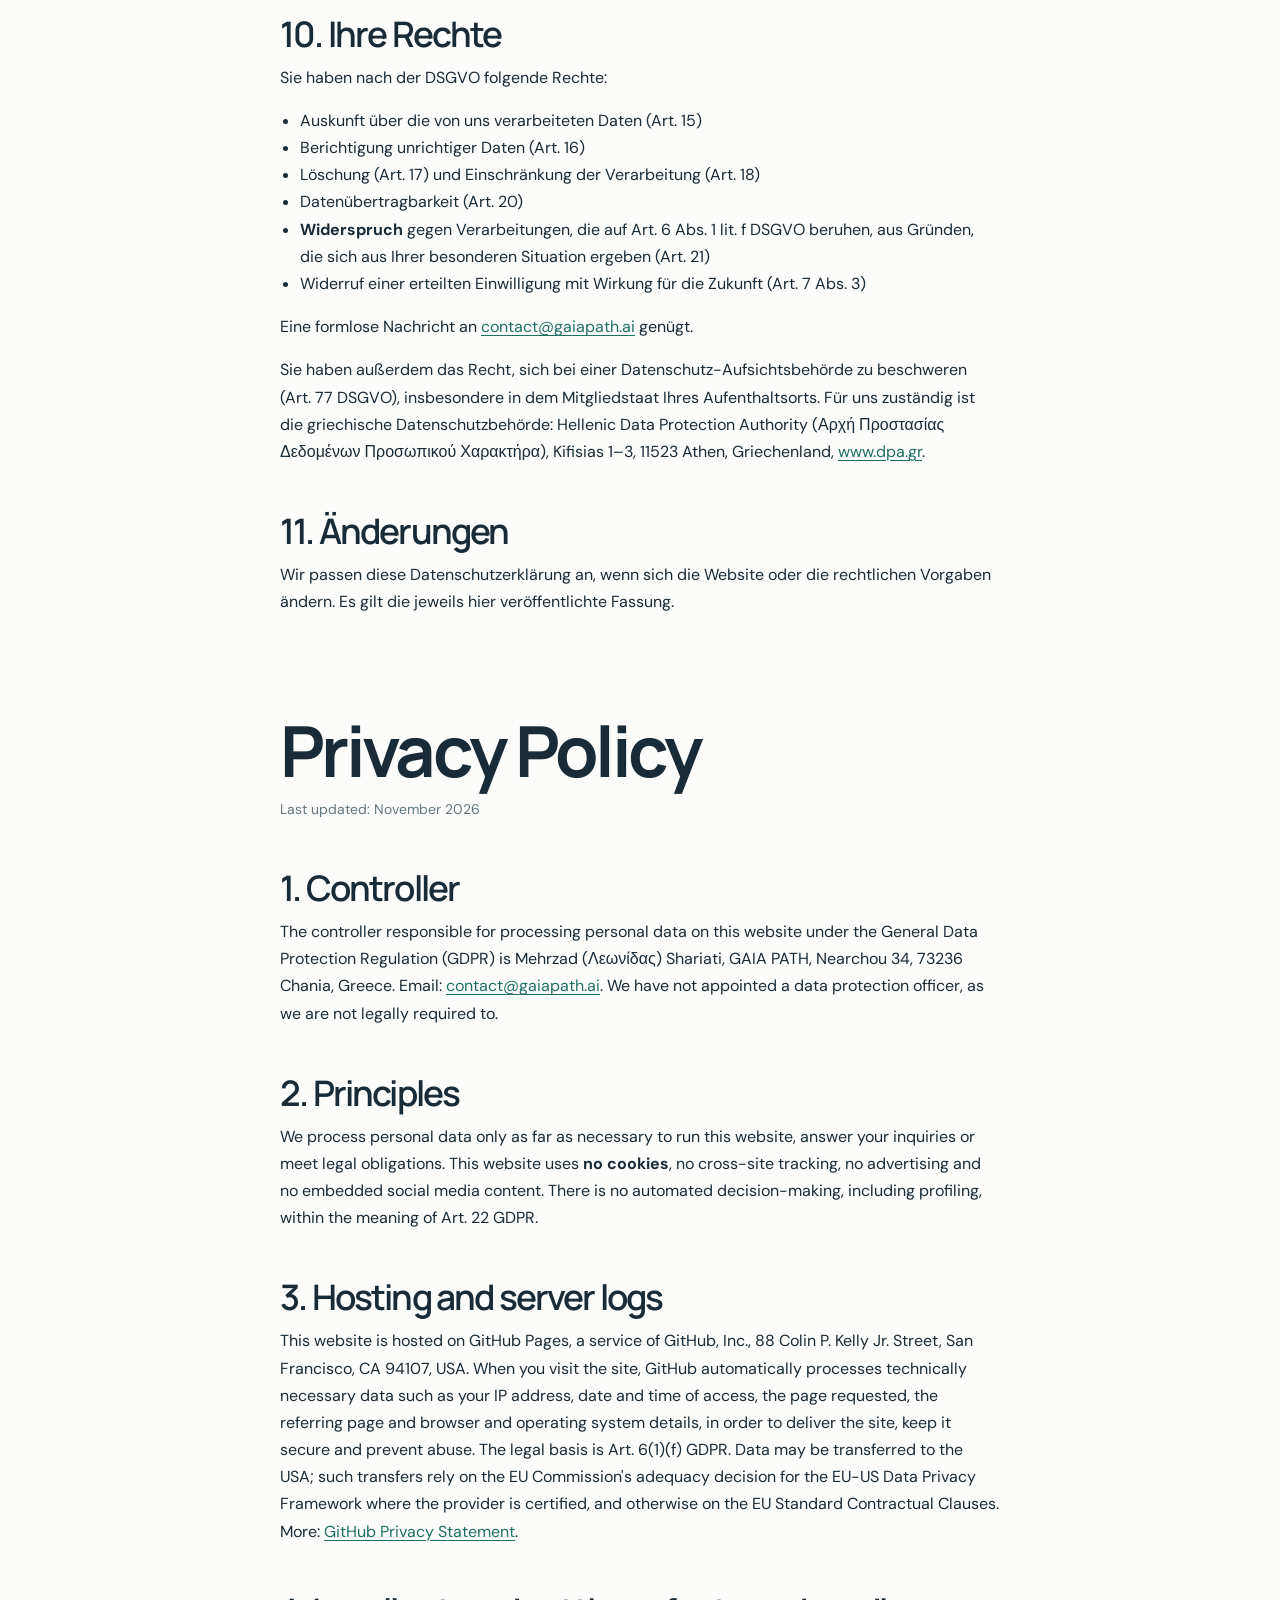
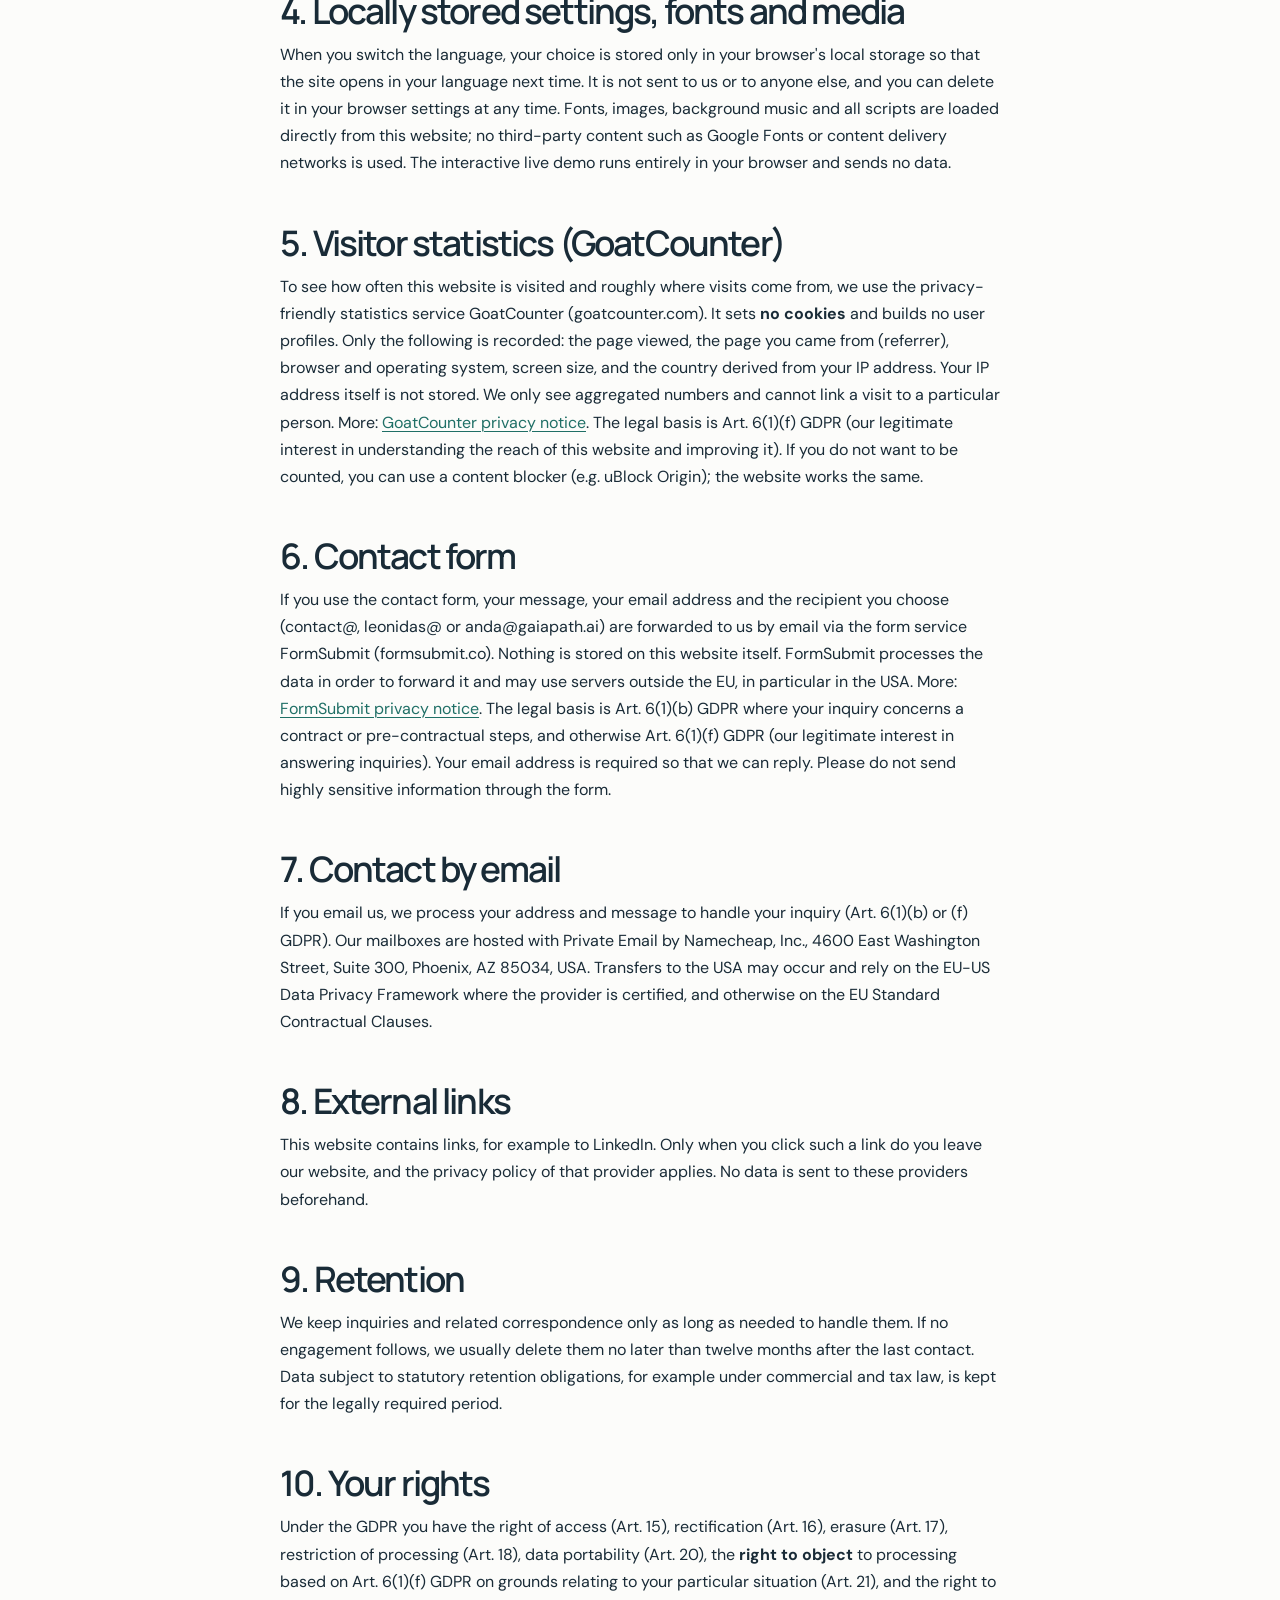
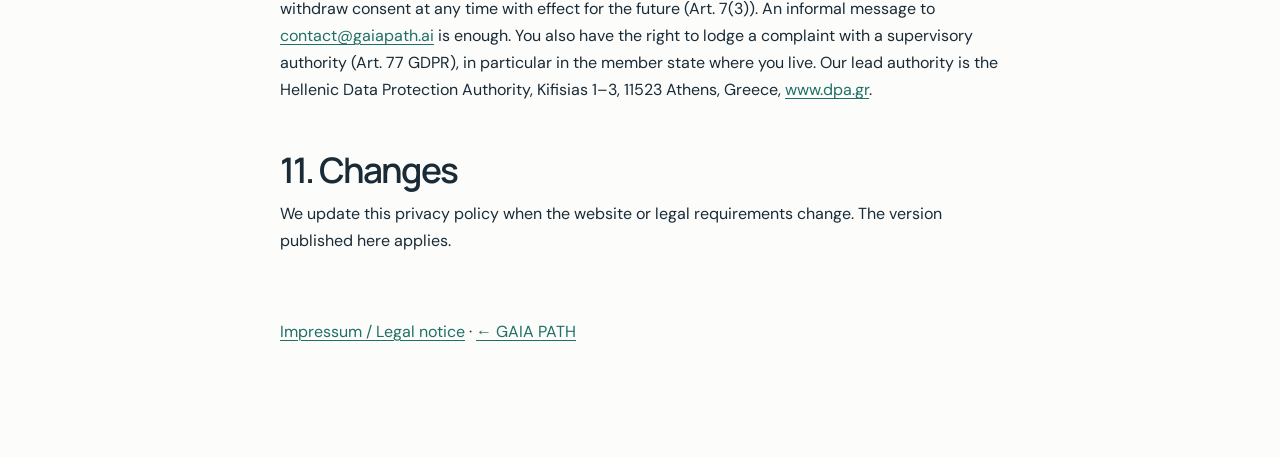
<file: datenschutz.html>
<!doctype html><html lang="de"><head><meta charset="UTF-8"><meta name="viewport" content="width=device-width,initial-scale=1"><meta name="robots" content="noindex"><title>Datenschutzerklärung – GAIA PATH</title><link rel="icon" href="assets/logo.svg" type="image/svg+xml"><link rel="icon" href="assets/favicon-32.png" sizes="32x32" type="image/png"><link rel="apple-touch-icon" href="assets/apple-touch-icon.png"><link rel="stylesheet" href="styles.css?v=35"><style>.legal{max-width:760px;padding:64px 20px 96px}.legal h1{font-size:clamp(2rem,5vw,3rem);margin:0 0 8px}.legal h2{margin:48px 0 12px}.legal h3{margin:28px 0 8px}.legal p,.legal li{line-height:1.7}.legal .todo{background:#fff4d6;border-left:4px solid #dfbb78;padding:2px 6px}.legal ul{padding-left:20px}.legal h2{font-size:clamp(1.3rem,3vw,1.6rem)}.legal .stand{color:#647881;font-size:14px}.legal .langnav{display:flex;gap:14px;font-size:14px;margin-bottom:24px}.legal .back{display:inline-block;margin-bottom:32px}</style><script data-goatcounter="https://leonidasshariati.goatcounter.com/count" async src="//gc.zgo.at/count.js"></script></head><body><main class="container legal">
<a class="back" href="index.html">← GAIA PATH</a>
<nav class="langnav" aria-label="Sprache / Language"><a href="#de">Deutsch</a><a href="#en">English</a></nav>

<section id="de" lang="de">
<h1>Datenschutzerklärung</h1>
<p class="stand">Stand: November 2026</p>

<h2>1. Verantwortlicher</h2>
<p>Verantwortlich für die Verarbeitung personenbezogener Daten auf dieser Website im Sinne der Datenschutz-Grundverordnung (DSGVO) ist:</p>
<p>Mehrzad (Λεωνίδας) Shariati<br>GAIA PATH<br>Nearchou 34<br>73236 Chania<br>Griechenland<br>E-Mail: <a href="mailto:contact@gaiapath.ai">contact@gaiapath.ai</a></p>
<p>Ein Datenschutzbeauftragter ist nicht bestellt, da hierzu keine gesetzliche Pflicht besteht. Bei Fragen zum Datenschutz schreiben Sie uns einfach an die oben genannte Adresse.</p>

<h2>2. Grundsätze</h2>
<p>Wir verarbeiten personenbezogene Daten nur, soweit dies für den Betrieb dieser Website, die Bearbeitung Ihrer Anfragen oder die Erfüllung gesetzlicher Pflichten erforderlich ist. Diese Website verwendet <strong>keine Cookies</strong>, kein Tracking über Websites hinweg, keine Werbung und keine eingebetteten Inhalte von Social-Media-Plattformen. Es findet keine automatisierte Entscheidungsfindung einschließlich Profiling im Sinne von Art. 22 DSGVO statt.</p>

<h2>3. Hosting und Server-Protokolle</h2>
<p>Diese Website wird bei GitHub Pages gehostet, einem Dienst der GitHub, Inc., 88 Colin P. Kelly Jr. Street, San Francisco, CA 94107, USA. Beim Aufruf der Website verarbeitet GitHub automatisch technisch notwendige Daten, insbesondere die IP-Adresse, Datum und Uhrzeit des Zugriffs, die aufgerufene Seite, die zuvor besuchte Seite (Referrer) sowie Angaben zu Browser und Betriebssystem. Diese Daten werden benötigt, um die Website auszuliefern, ihre Sicherheit zu gewährleisten und Missbrauch abzuwehren.</p>
<p>Rechtsgrundlage ist Art. 6 Abs. 1 lit. f DSGVO. Unser berechtigtes Interesse liegt in einer sicheren und zuverlässigen Bereitstellung der Website. Dabei können Daten in die USA übermittelt werden. Die Übermittlung stützt sich auf den Angemessenheitsbeschluss der EU-Kommission zum EU-US Data Privacy Framework, soweit der Anbieter danach zertifiziert ist, im Übrigen auf die EU-Standardvertragsklauseln. Weitere Informationen: <a href="https://docs.github.com/de/site-policy/privacy-policies/github-general-privacy-statement" target="_blank" rel="noopener">Datenschutzerklärung von GitHub</a>.</p>

<h2>4. Lokal gespeicherte Einstellungen, Schriftarten und Medien</h2>
<p>Wenn Sie die Sprache (Deutsch oder Englisch) wechseln, speichert die Website Ihre Auswahl ausschließlich im lokalen Speicher Ihres Browsers (localStorage), damit die Seite beim nächsten Besuch in Ihrer Sprache erscheint. Diese Information wird nicht an uns oder Dritte übertragen und ist für die von Ihnen gewünschte Funktion unbedingt erforderlich. Sie können sie jederzeit über die Einstellungen Ihres Browsers löschen.</p>
<p>Schriftarten, Bilder, die Hintergrundmusik und alle Skripte werden direkt von dieser Website geladen. Es werden keine Inhalte von Drittanbietern wie Google Fonts oder Content-Delivery-Netzwerken eingebunden. Die interaktive Live-Demo läuft vollständig in Ihrem Browser und überträgt keine Daten.</p>

<h2>5. Besucherstatistik (GoatCounter)</h2>
<p>Um zu sehen, wie oft diese Website besucht wird und woher die Besuche ungefähr kommen, nutzen wir den datensparsamen Statistikdienst GoatCounter (goatcounter.com). Dabei werden <strong>keine Cookies</strong> gesetzt und keine Nutzerprofile gebildet. Erfasst werden nur: die aufgerufene Seite, die Seite, von der Sie gekommen sind (Referrer), Browser und Betriebssystem, die Bildschirmgröße und das Land, das aus Ihrer IP-Adresse abgeleitet wird. Ihre IP-Adresse selbst wird nicht gespeichert. Wir sehen nur zusammengefasste Zahlen und können keinen Besuch einer bestimmten Person zuordnen. Weitere Informationen: <a href="https://www.goatcounter.com/help/privacy" target="_blank" rel="noopener">Datenschutzhinweise von GoatCounter</a>.</p>
<p>Rechtsgrundlage ist Art. 6 Abs. 1 lit. f DSGVO. Unser berechtigtes Interesse liegt darin, die Reichweite dieser Website zu verstehen und sie zu verbessern. Wenn Sie nicht gezählt werden möchten, können Sie einen Inhaltsblocker (z. B. uBlock Origin) nutzen; die Website funktioniert dann unverändert.</p>

<h2>6. Kontaktformular</h2>
<p>Wenn Sie uns über das Kontaktformular schreiben, werden Ihre Nachricht, Ihre E-Mail-Adresse und die von Ihnen gewählte Empfängeradresse (contact@, leonidas@ oder anda@gaiapath.ai) über den Formulardienst FormSubmit (formsubmit.co) per E-Mail an uns weitergeleitet. Auf dieser Website selbst werden die Angaben nicht gespeichert. FormSubmit verarbeitet die Daten zum Zweck der Weiterleitung; dabei können Server außerhalb der EU, insbesondere in den USA, genutzt werden. Weitere Informationen: <a href="https://formsubmit.co/privacy.pdf" target="_blank" rel="noopener">Datenschutzhinweise von FormSubmit</a>.</p>
<p>Rechtsgrundlage ist Art. 6 Abs. 1 lit. b DSGVO, wenn Ihre Anfrage auf einen Vertrag oder vorvertragliche Maßnahmen zielt, und im Übrigen Art. 6 Abs. 1 lit. f DSGVO. Unser berechtigtes Interesse liegt darin, Anfragen zu beantworten. Die Angabe Ihrer E-Mail-Adresse ist erforderlich, damit wir antworten können. Bitte senden Sie über das Formular keine besonders sensiblen Daten. Vertrauliche Unterlagen besprechen wir gern über einen gesonderten, sicheren Weg.</p>

<h2>7. Kontakt per E-Mail</h2>
<p>Wenn Sie uns eine E-Mail schreiben, verarbeiten wir Ihre Adresse und den Inhalt Ihrer Nachricht, um Ihre Anfrage zu bearbeiten (Art. 6 Abs. 1 lit. b bzw. lit. f DSGVO). Unsere Postfächer werden beim E-Mail-Dienst Private Email der Namecheap, Inc. (4600 East Washington Street, Suite 300, Phoenix, AZ 85034, USA) betrieben. Auch hier kann eine Übermittlung in die USA stattfinden. Sie stützt sich auf das EU-US Data Privacy Framework, soweit der Anbieter zertifiziert ist, im Übrigen auf die EU-Standardvertragsklauseln.</p>

<h2>8. Externe Links</h2>
<p>Diese Website enthält Links, zum Beispiel zu LinkedIn. Erst wenn Sie einen solchen Link anklicken, verlassen Sie unsere Website, und es gelten die Datenschutzbestimmungen des jeweiligen Anbieters. Vorher werden keine Daten an diese Anbieter übertragen.</p>

<h2>9. Speicherdauer</h2>
<p>Wir speichern Anfragen und die zugehörige Korrespondenz nur so lange, wie es für die Bearbeitung erforderlich ist. Kommt kein Auftrag zustande, löschen wir die Daten in der Regel spätestens zwölf Monate nach dem letzten Kontakt. Daten, die gesetzlichen Aufbewahrungspflichten unterliegen, etwa nach Handels- und Steuerrecht, bewahren wir für die gesetzlich vorgeschriebene Dauer auf.</p>

<h2>10. Ihre Rechte</h2>
<p>Sie haben nach der DSGVO folgende Rechte:</p>
<ul>
<li>Auskunft über die von uns verarbeiteten Daten (Art. 15)</li>
<li>Berichtigung unrichtiger Daten (Art. 16)</li>
<li>Löschung (Art. 17) und Einschränkung der Verarbeitung (Art. 18)</li>
<li>Datenübertragbarkeit (Art. 20)</li>
<li><strong>Widerspruch</strong> gegen Verarbeitungen, die auf Art. 6 Abs. 1 lit. f DSGVO beruhen, aus Gründen, die sich aus Ihrer besonderen Situation ergeben (Art. 21)</li>
<li>Widerruf einer erteilten Einwilligung mit Wirkung für die Zukunft (Art. 7 Abs. 3)</li>
</ul>
<p>Eine formlose Nachricht an <a href="mailto:contact@gaiapath.ai">contact@gaiapath.ai</a> genügt.</p>
<p>Sie haben außerdem das Recht, sich bei einer Datenschutz-Aufsichtsbehörde zu beschweren (Art. 77 DSGVO), insbesondere in dem Mitgliedstaat Ihres Aufenthaltsorts. Für uns zuständig ist die griechische Datenschutzbehörde: Hellenic Data Protection Authority (Αρχή Προστασίας Δεδομένων Προσωπικού Χαρακτήρα), Kifisias 1–3, 11523 Athen, Griechenland, <a href="https://www.dpa.gr" target="_blank" rel="noopener">www.dpa.gr</a>.</p>

<h2>11. Änderungen</h2>
<p>Wir passen diese Datenschutzerklärung an, wenn sich die Website oder die rechtlichen Vorgaben ändern. Es gilt die jeweils hier veröffentlichte Fassung.</p>
</section>

<section id="en" lang="en" style="margin-top:96px">
<h1>Privacy Policy</h1>
<p class="stand">Last updated: November 2026</p>

<h2>1. Controller</h2>
<p>The controller responsible for processing personal data on this website under the General Data Protection Regulation (GDPR) is Mehrzad (Λεωνίδας) Shariati, GAIA PATH, Nearchou 34, 73236 Chania, Greece. Email: <a href="mailto:contact@gaiapath.ai">contact@gaiapath.ai</a>. We have not appointed a data protection officer, as we are not legally required to.</p>

<h2>2. Principles</h2>
<p>We process personal data only as far as necessary to run this website, answer your inquiries or meet legal obligations. This website uses <strong>no cookies</strong>, no cross-site tracking, no advertising and no embedded social media content. There is no automated decision-making, including profiling, within the meaning of Art. 22 GDPR.</p>

<h2>3. Hosting and server logs</h2>
<p>This website is hosted on GitHub Pages, a service of GitHub, Inc., 88 Colin P. Kelly Jr. Street, San Francisco, CA 94107, USA. When you visit the site, GitHub automatically processes technically necessary data such as your IP address, date and time of access, the page requested, the referring page and browser and operating system details, in order to deliver the site, keep it secure and prevent abuse. The legal basis is Art. 6(1)(f) GDPR. Data may be transferred to the USA; such transfers rely on the EU Commission's adequacy decision for the EU-US Data Privacy Framework where the provider is certified, and otherwise on the EU Standard Contractual Clauses. More: <a href="https://docs.github.com/en/site-policy/privacy-policies/github-general-privacy-statement" target="_blank" rel="noopener">GitHub Privacy Statement</a>.</p>

<h2>4. Locally stored settings, fonts and media</h2>
<p>When you switch the language, your choice is stored only in your browser's local storage so that the site opens in your language next time. It is not sent to us or to anyone else, and you can delete it in your browser settings at any time. Fonts, images, background music and all scripts are loaded directly from this website; no third-party content such as Google Fonts or content delivery networks is used. The interactive live demo runs entirely in your browser and sends no data.</p>

<h2>5. Visitor statistics (GoatCounter)</h2>
<p>To see how often this website is visited and roughly where visits come from, we use the privacy-friendly statistics service GoatCounter (goatcounter.com). It sets <strong>no cookies</strong> and builds no user profiles. Only the following is recorded: the page viewed, the page you came from (referrer), browser and operating system, screen size, and the country derived from your IP address. Your IP address itself is not stored. We only see aggregated numbers and cannot link a visit to a particular person. More: <a href="https://www.goatcounter.com/help/privacy" target="_blank" rel="noopener">GoatCounter privacy notice</a>. The legal basis is Art. 6(1)(f) GDPR (our legitimate interest in understanding the reach of this website and improving it). If you do not want to be counted, you can use a content blocker (e.g. uBlock Origin); the website works the same.</p>

<h2>6. Contact form</h2>
<p>If you use the contact form, your message, your email address and the recipient you choose (contact@, leonidas@ or anda@gaiapath.ai) are forwarded to us by email via the form service FormSubmit (formsubmit.co). Nothing is stored on this website itself. FormSubmit processes the data in order to forward it and may use servers outside the EU, in particular in the USA. More: <a href="https://formsubmit.co/privacy.pdf" target="_blank" rel="noopener">FormSubmit privacy notice</a>. The legal basis is Art. 6(1)(b) GDPR where your inquiry concerns a contract or pre-contractual steps, and otherwise Art. 6(1)(f) GDPR (our legitimate interest in answering inquiries). Your email address is required so that we can reply. Please do not send highly sensitive information through the form.</p>

<h2>7. Contact by email</h2>
<p>If you email us, we process your address and message to handle your inquiry (Art. 6(1)(b) or (f) GDPR). Our mailboxes are hosted with Private Email by Namecheap, Inc., 4600 East Washington Street, Suite 300, Phoenix, AZ 85034, USA. Transfers to the USA may occur and rely on the EU-US Data Privacy Framework where the provider is certified, and otherwise on the EU Standard Contractual Clauses.</p>

<h2>8. External links</h2>
<p>This website contains links, for example to LinkedIn. Only when you click such a link do you leave our website, and the privacy policy of that provider applies. No data is sent to these providers beforehand.</p>

<h2>9. Retention</h2>
<p>We keep inquiries and related correspondence only as long as needed to handle them. If no engagement follows, we usually delete them no later than twelve months after the last contact. Data subject to statutory retention obligations, for example under commercial and tax law, is kept for the legally required period.</p>

<h2>10. Your rights</h2>
<p>Under the GDPR you have the right of access (Art. 15), rectification (Art. 16), erasure (Art. 17), restriction of processing (Art. 18), data portability (Art. 20), the <strong>right to object</strong> to processing based on Art. 6(1)(f) GDPR on grounds relating to your particular situation (Art. 21), and the right to withdraw consent at any time with effect for the future (Art. 7(3)). An informal message to <a href="mailto:contact@gaiapath.ai">contact@gaiapath.ai</a> is enough. You also have the right to lodge a complaint with a supervisory authority (Art. 77 GDPR), in particular in the member state where you live. Our lead authority is the Hellenic Data Protection Authority, Kifisias 1–3, 11523 Athens, Greece, <a href="https://www.dpa.gr" target="_blank" rel="noopener">www.dpa.gr</a>.</p>

<h2>11. Changes</h2>
<p>We update this privacy policy when the website or legal requirements change. The version published here applies.</p>
</section>
<p style="margin-top:64px"><a href="impressum.html">Impressum / Legal notice</a> · <a href="index.html">← GAIA PATH</a></p>
</main></body></html>
</file>
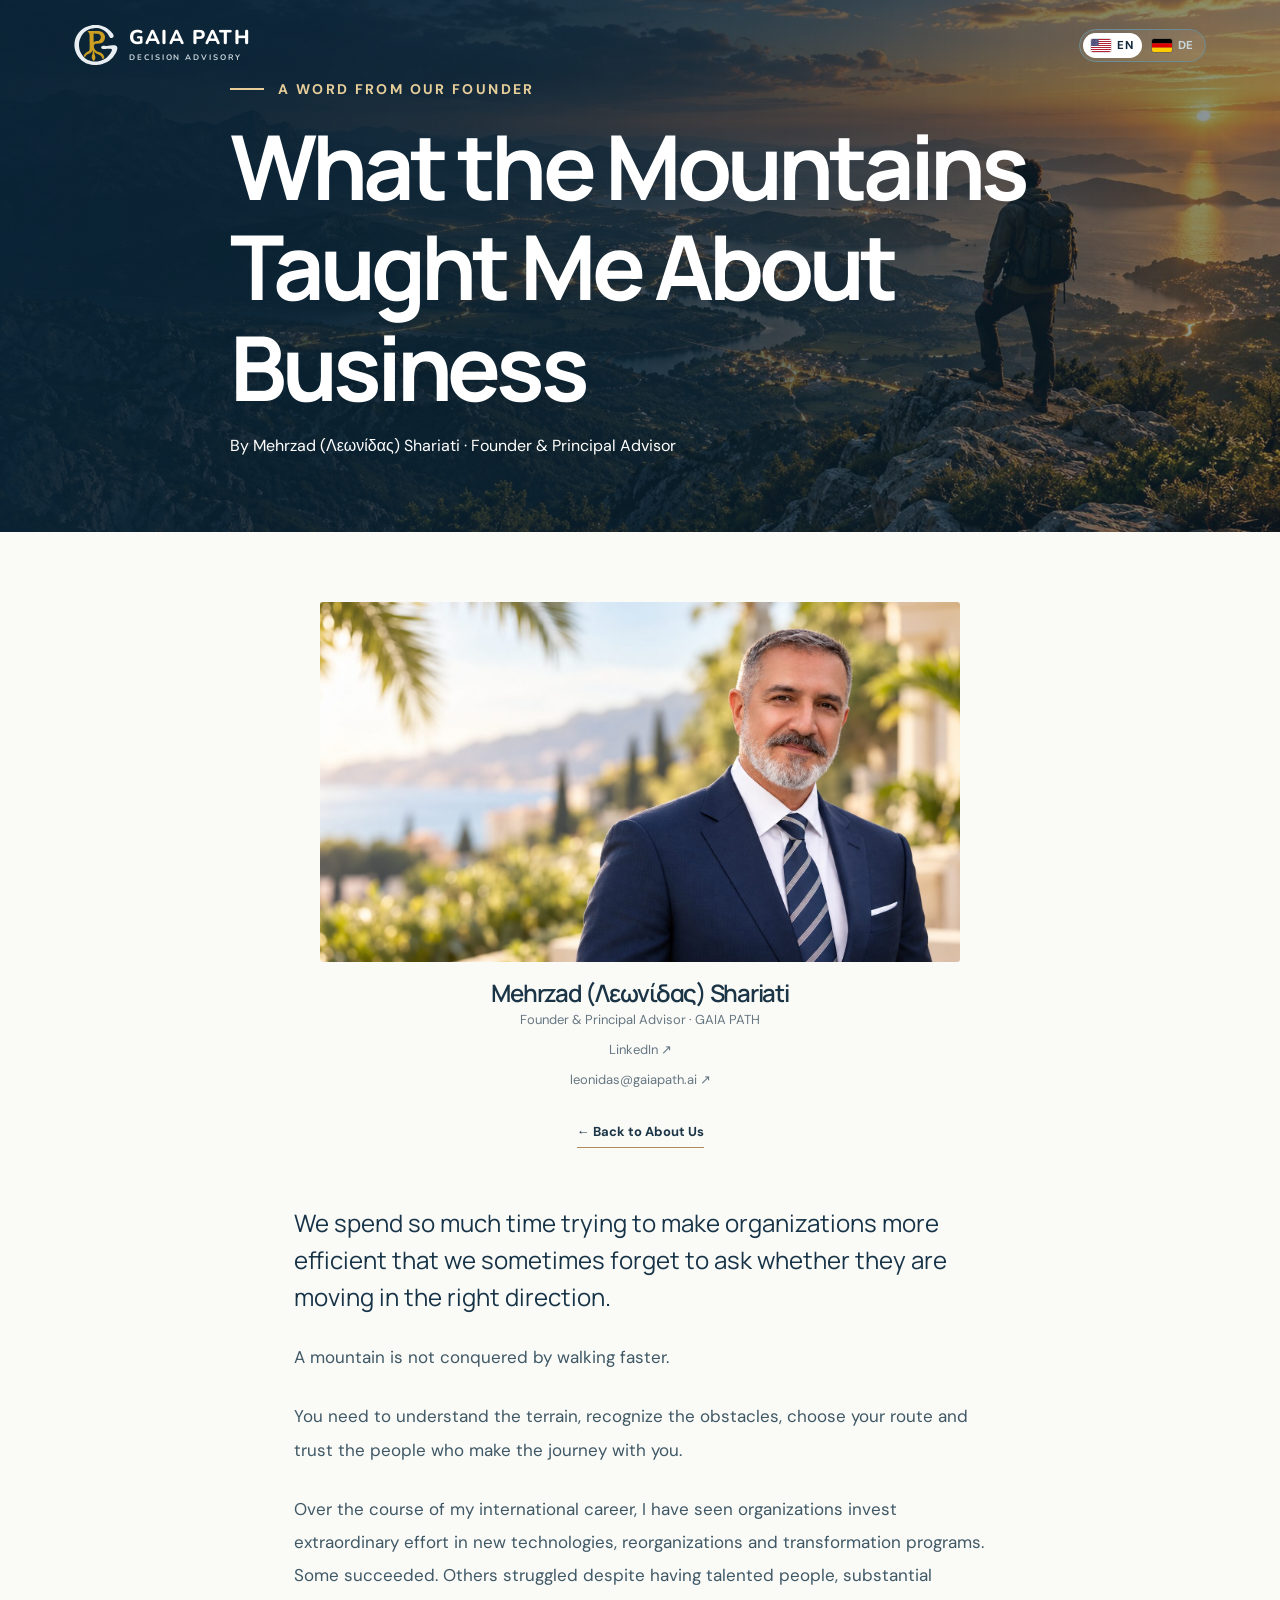
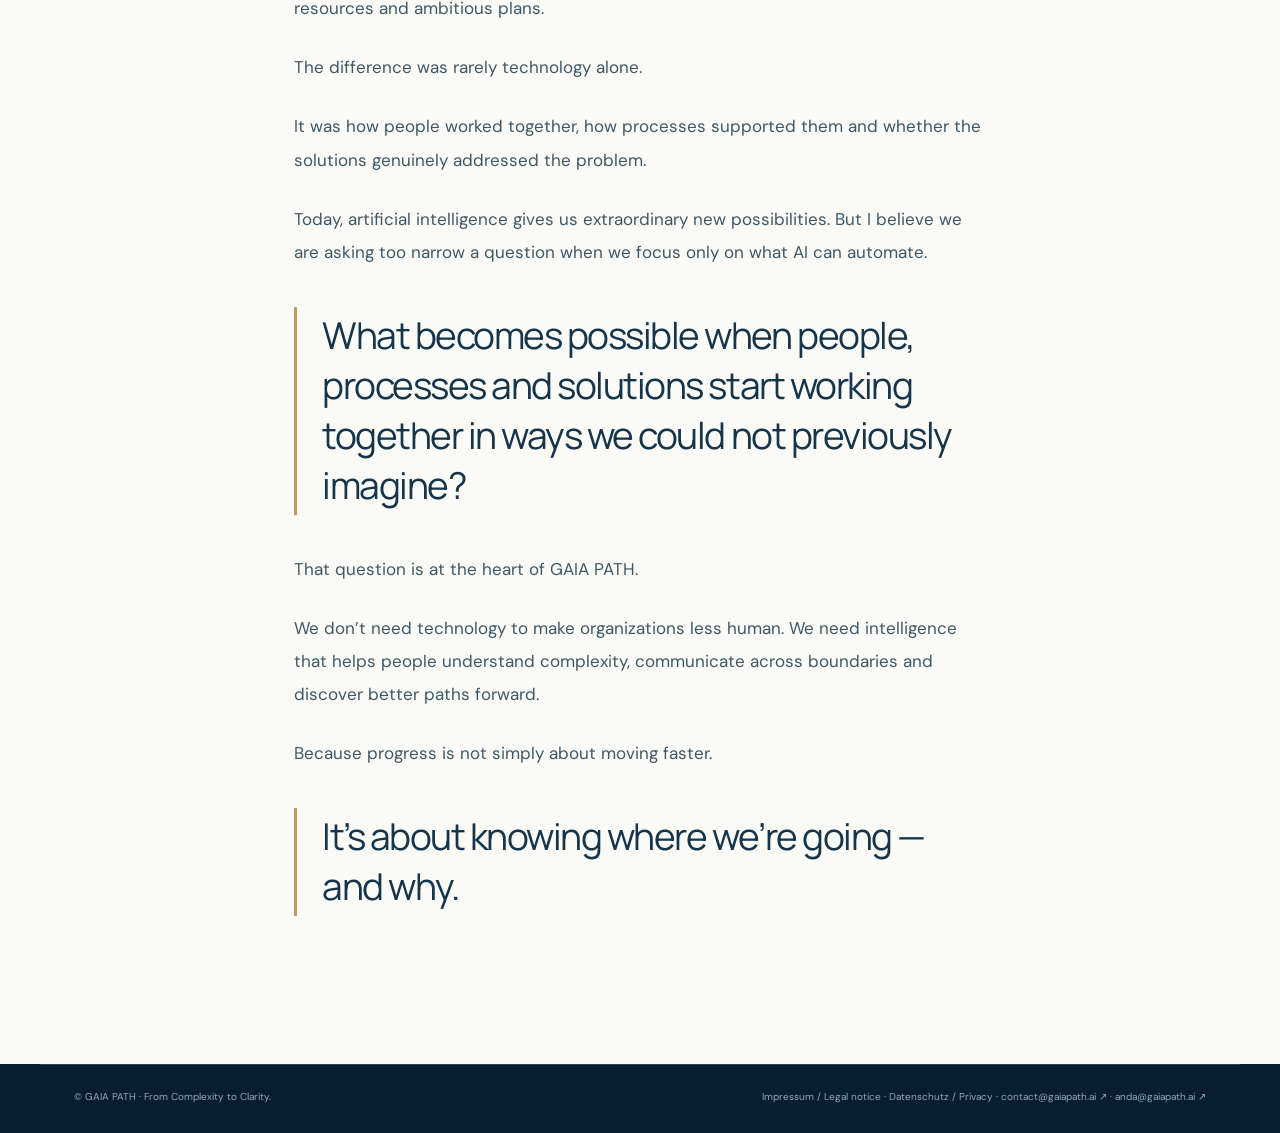
<file: founder.html>
<!doctype html><html lang="en"><head><meta charset="UTF-8"><meta name="viewport" content="width=device-width,initial-scale=1"><meta name="description" content="A Word from Our Founder – Mehrzad (Λεωνίδας) Shariati on people, processes, solutions and finding the right path."><title>A Word from Our Founder – GAIA PATH</title><link rel="icon" href="assets/logo.svg" type="image/svg+xml"><link rel="icon" href="assets/favicon-32.png" sizes="32x32" type="image/png"><link rel="apple-touch-icon" href="assets/apple-touch-icon.png"><link rel="stylesheet" href="styles.css?v=35"><script data-goatcounter="https://leonidasshariati.goatcounter.com/count" async src="//gc.zgo.at/count.js"></script></head><body class="editorial-page"><main><section class="editorial-hero"><div class="editorial-head"><a class="lockup" href="index.html#about"><img src="assets/logo-light.svg" alt="" width="40" height="40"><span>GAIA PATH<small>DECISION ADVISORY</small></span></a><div class="editorial-language lang-switch" id="edLang" role="group" aria-label="Language"><button type="button" data-lang="en" aria-pressed="true"><svg class="flag" viewBox="0 0 190 100" preserveAspectRatio="xMidYMid slice" aria-hidden="true"><rect width="190" height="100" fill="#fff"/><rect y="0.00" width="190" height="7.69" fill="#B22234"/><rect y="15.38" width="190" height="7.69" fill="#B22234"/><rect y="30.77" width="190" height="7.69" fill="#B22234"/><rect y="46.15" width="190" height="7.69" fill="#B22234"/><rect y="61.54" width="190" height="7.69" fill="#B22234"/><rect y="76.92" width="190" height="7.69" fill="#B22234"/><rect y="92.31" width="190" height="7.69" fill="#B22234"/><rect width="76" height="53.85" fill="#3C3B6E"/><g fill="#fff"><circle cx="6.3" cy="5.4" r="1.9"/><circle cx="19.0" cy="5.4" r="1.9"/><circle cx="31.7" cy="5.4" r="1.9"/><circle cx="44.3" cy="5.4" r="1.9"/><circle cx="57.0" cy="5.4" r="1.9"/><circle cx="69.7" cy="5.4" r="1.9"/><circle cx="12.7" cy="10.8" r="1.9"/><circle cx="25.3" cy="10.8" r="1.9"/><circle cx="38.0" cy="10.8" r="1.9"/><circle cx="50.7" cy="10.8" r="1.9"/><circle cx="63.3" cy="10.8" r="1.9"/><circle cx="6.3" cy="16.1" r="1.9"/><circle cx="19.0" cy="16.1" r="1.9"/><circle cx="31.7" cy="16.1" r="1.9"/><circle cx="44.3" cy="16.1" r="1.9"/><circle cx="57.0" cy="16.1" r="1.9"/><circle cx="69.7" cy="16.1" r="1.9"/><circle cx="12.7" cy="21.5" r="1.9"/><circle cx="25.3" cy="21.5" r="1.9"/><circle cx="38.0" cy="21.5" r="1.9"/><circle cx="50.7" cy="21.5" r="1.9"/><circle cx="63.3" cy="21.5" r="1.9"/><circle cx="6.3" cy="26.9" r="1.9"/><circle cx="19.0" cy="26.9" r="1.9"/><circle cx="31.7" cy="26.9" r="1.9"/><circle cx="44.3" cy="26.9" r="1.9"/><circle cx="57.0" cy="26.9" r="1.9"/><circle cx="69.7" cy="26.9" r="1.9"/><circle cx="12.7" cy="32.3" r="1.9"/><circle cx="25.3" cy="32.3" r="1.9"/><circle cx="38.0" cy="32.3" r="1.9"/><circle cx="50.7" cy="32.3" r="1.9"/><circle cx="63.3" cy="32.3" r="1.9"/><circle cx="6.3" cy="37.7" r="1.9"/><circle cx="19.0" cy="37.7" r="1.9"/><circle cx="31.7" cy="37.7" r="1.9"/><circle cx="44.3" cy="37.7" r="1.9"/><circle cx="57.0" cy="37.7" r="1.9"/><circle cx="69.7" cy="37.7" r="1.9"/><circle cx="12.7" cy="43.0" r="1.9"/><circle cx="25.3" cy="43.0" r="1.9"/><circle cx="38.0" cy="43.0" r="1.9"/><circle cx="50.7" cy="43.0" r="1.9"/><circle cx="63.3" cy="43.0" r="1.9"/><circle cx="6.3" cy="48.4" r="1.9"/><circle cx="19.0" cy="48.4" r="1.9"/><circle cx="31.7" cy="48.4" r="1.9"/><circle cx="44.3" cy="48.4" r="1.9"/><circle cx="57.0" cy="48.4" r="1.9"/><circle cx="69.7" cy="48.4" r="1.9"/></g></svg><span>EN</span></button><button type="button" data-lang="de" aria-pressed="false"><svg class="flag" viewBox="0 0 5 3" preserveAspectRatio="none" aria-hidden="true"><rect width="5" height="1" fill="#000"/><rect y="1" width="5" height="1" fill="#DD0000"/><rect y="2" width="5" height="1" fill="#FFCE00"/></svg><span>DE</span></button></div></div><div class="container"><p class="eyebrow light" id="edKicker">A WORD FROM OUR FOUNDER</p><h1 id="edTitle">What the Mountains Taught Me About Business</h1><p id="edByline">By Mehrzad (Λεωνίδας) Shariati · Founder & Principal Advisor</p></div></section><section class="editorial-story"><aside class="editorial-profile"><img src="assets/founder.jpg" alt="Mehrzad (Λεωνίδας) Shariati in a Mediterranean landscape"><h2>Mehrzad (Λεωνίδας) Shariati</h2><p id="edRole">Founder & Principal Advisor · GAIA PATH</p><p><a href="https://www.linkedin.com/in/leonidas-shariati" target="_blank" rel="noopener">LinkedIn ↗</a></p><p><a href="mailto:leonidas@gaiapath.ai">leonidas@gaiapath.ai ↗</a></p><a class="editorial-back" href="index.html#about" id="edBack">← Back to About Us</a></aside><article class="editorial-prose" id="edBody"></article></section></main><footer><div class="container footer-bottom"><span>© GAIA PATH · From Complexity to Clarity.</span><span><a href="impressum.html">Impressum / Legal notice</a> · <a href="datenschutz.html">Datenschutz / Privacy</a> · <a href="mailto:contact@gaiapath.ai">contact@gaiapath.ai ↗</a> · <a href="mailto:anda@gaiapath.ai">anda@gaiapath.ai ↗</a></span></div></footer><script src="founder.js?v=4"></script></body></html>
</file>
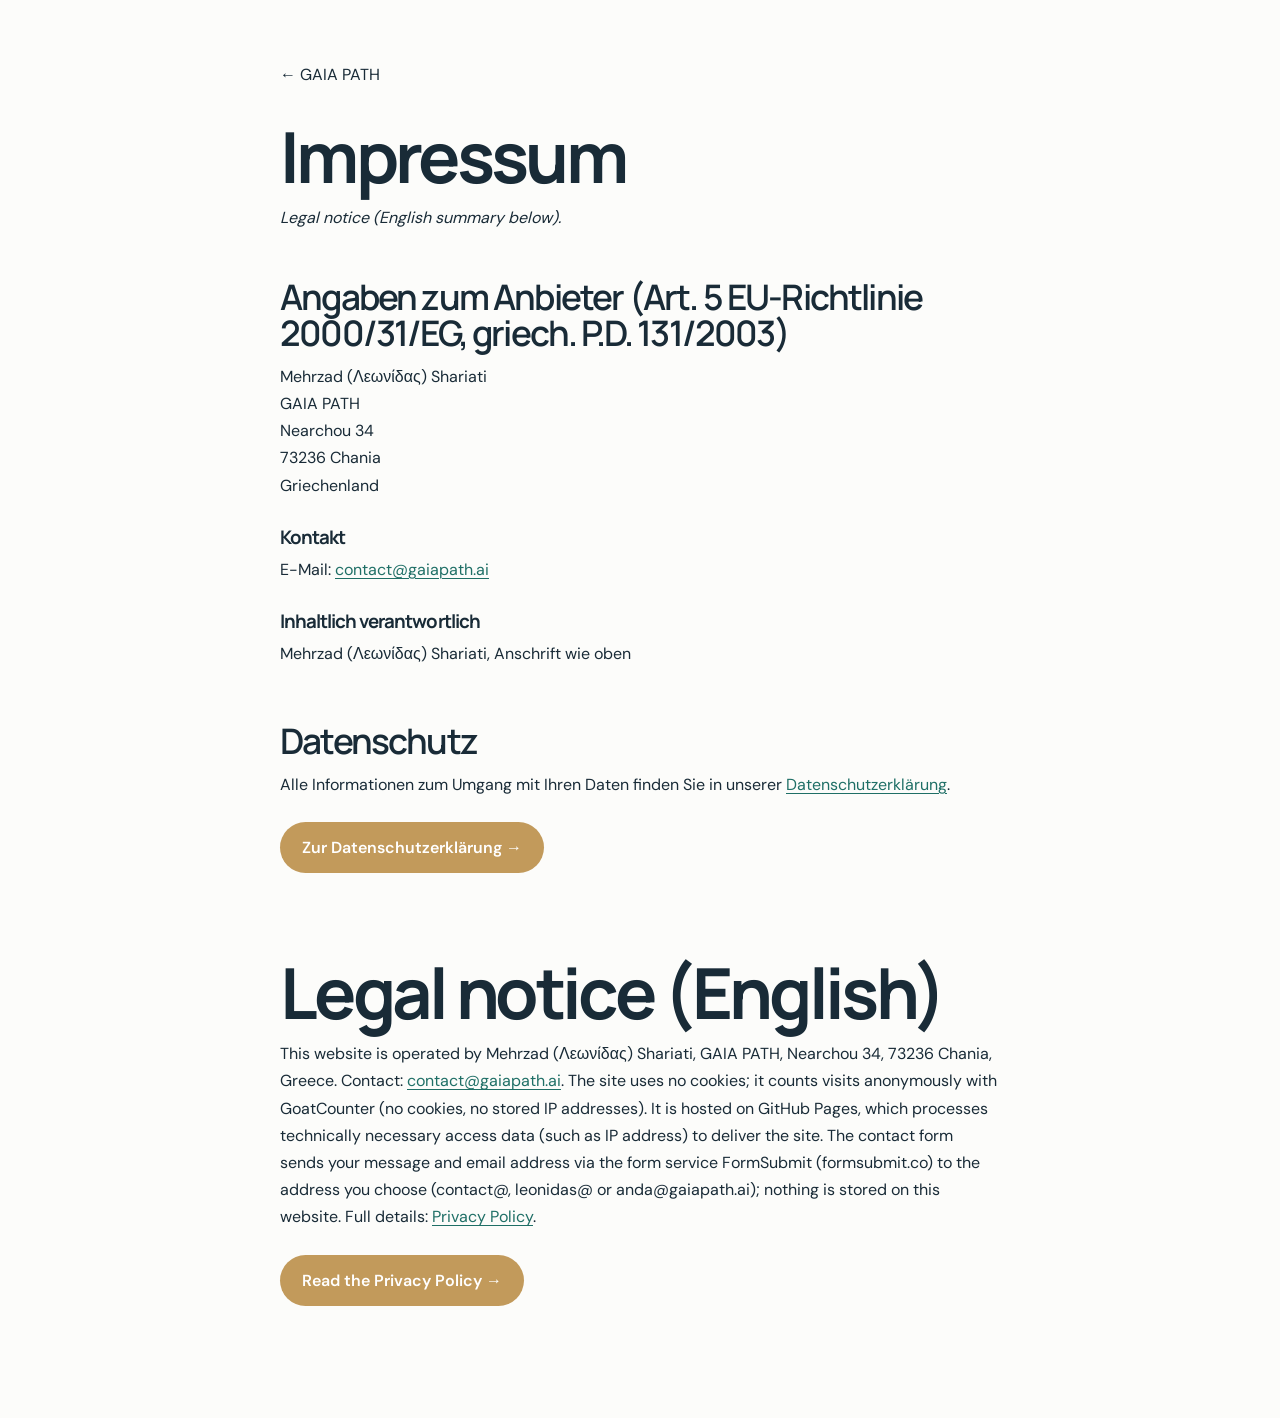
<file: impressum.html>
<!doctype html><html lang="de"><head><meta charset="UTF-8"><meta name="viewport" content="width=device-width,initial-scale=1"><meta name="robots" content="noindex"><title>Impressum – GAIA PATH</title><link rel="icon" href="assets/logo.svg" type="image/svg+xml"><link rel="icon" href="assets/favicon-32.png" sizes="32x32" type="image/png"><link rel="apple-touch-icon" href="assets/apple-touch-icon.png"><link rel="stylesheet" href="styles.css?v=35"><style>.legal{max-width:760px;padding:64px 20px 96px}.legal h1{font-size:clamp(2rem,5vw,3rem);margin:0 0 8px}.legal h2{margin:48px 0 12px}.legal h3{margin:28px 0 8px}.legal p,.legal li{line-height:1.7}.legal .todo{background:#fff4d6;border-left:4px solid #dfbb78;padding:2px 6px}.legal .back{display:inline-block;margin-bottom:32px}</style><script data-goatcounter="https://leonidasshariati.goatcounter.com/count" async src="//gc.zgo.at/count.js"></script></head><body><main class="container legal">
<a class="back" href="index.html">← GAIA PATH</a>
<h1>Impressum</h1>
<p><em>Legal notice (English summary below).</em></p>
<h2>Angaben zum Anbieter (Art. 5 EU-Richtlinie 2000/31/EG, griech. P.D. 131/2003)</h2>
<p>Mehrzad (Λεωνίδας) Shariati<br>GAIA PATH<br>Nearchou 34<br>73236 Chania<br>Griechenland</p>
<h3>Kontakt</h3>
<p>E-Mail: <a href="mailto:contact@gaiapath.ai">contact@gaiapath.ai</a></p>
<h3>Inhaltlich verantwortlich</h3>
<p>Mehrzad (Λεωνίδας) Shariati, Anschrift wie oben</p>

<h2 id="datenschutz" style="margin-top:56px">Datenschutz</h2>
<p>Alle Informationen zum Umgang mit Ihren Daten finden Sie in unserer <a href="datenschutz.html">Datenschutzerklärung</a>.</p>
<p><a class="legal-btn" href="datenschutz.html">Zur Datenschutzerklärung →</a></p>

<h1 style="margin-top:80px">Legal notice (English)</h1>
<p>This website is operated by Mehrzad (Λεωνίδας) Shariati, GAIA PATH, Nearchou 34, 73236 Chania, Greece. Contact: <a href="mailto:contact@gaiapath.ai">contact@gaiapath.ai</a>. The site uses no cookies; it counts visits anonymously with GoatCounter (no cookies, no stored IP addresses). It is hosted on GitHub Pages, which processes technically necessary access data (such as IP address) to deliver the site. The contact form sends your message and email address via the form service FormSubmit (formsubmit.co) to the address you choose (contact@, leonidas@ or anda@gaiapath.ai); nothing is stored on this website. Full details: <a href="datenschutz.html#en">Privacy Policy</a>.</p>
<p><a class="legal-btn" href="datenschutz.html#en">Read the Privacy Policy →</a></p>
</main></body></html>
</file>
<file: styles.css>
/* Self-hosted Google Fonts (DM Sans, Manrope; latin + latin-ext) */
@font-face {
  font-family: 'DM Sans';
  font-style: normal;
  font-weight: 400;
  font-display: swap;
  src: url(assets/fonts/DMSans-latin-ext-rP2Yp2yw.woff2) format('woff2');
  unicode-range: U+0100-02BA, U+02BD-02C5, U+02C7-02CC, U+02CE-02D7, U+02DD-02FF, U+0304, U+0308, U+0329, U+1D00-1DBF, U+1E00-1E9F, U+1EF2-1EFF, U+2020, U+20A0-20AB, U+20AD-20C4, U+2113, U+2C60-2C7F, U+A720-A7FF;
}
@font-face {
  font-family: 'DM Sans';
  font-style: normal;
  font-weight: 400;
  font-display: swap;
  src: url(assets/fonts/DMSans-latin-rP2Yp2yw.woff2) format('woff2');
  unicode-range: U+0000-00FF, U+0131, U+0152-0153, U+02BB-02BC, U+02C6, U+02DA, U+02DC, U+0304, U+0308, U+0329, U+2000-206F, U+20AC, U+2122, U+2191, U+2193, U+2212, U+2215, U+FEFF, U+FFFD;
}
@font-face {
  font-family: 'DM Sans';
  font-style: normal;
  font-weight: 500;
  font-display: swap;
  src: url(assets/fonts/DMSans-latin-ext-rP2Yp2yw.woff2) format('woff2');
  unicode-range: U+0100-02BA, U+02BD-02C5, U+02C7-02CC, U+02CE-02D7, U+02DD-02FF, U+0304, U+0308, U+0329, U+1D00-1DBF, U+1E00-1E9F, U+1EF2-1EFF, U+2020, U+20A0-20AB, U+20AD-20C4, U+2113, U+2C60-2C7F, U+A720-A7FF;
}
@font-face {
  font-family: 'DM Sans';
  font-style: normal;
  font-weight: 500;
  font-display: swap;
  src: url(assets/fonts/DMSans-latin-rP2Yp2yw.woff2) format('woff2');
  unicode-range: U+0000-00FF, U+0131, U+0152-0153, U+02BB-02BC, U+02C6, U+02DA, U+02DC, U+0304, U+0308, U+0329, U+2000-206F, U+20AC, U+2122, U+2191, U+2193, U+2212, U+2215, U+FEFF, U+FFFD;
}
@font-face {
  font-family: 'DM Sans';
  font-style: normal;
  font-weight: 600;
  font-display: swap;
  src: url(assets/fonts/DMSans-latin-ext-rP2Yp2yw.woff2) format('woff2');
  unicode-range: U+0100-02BA, U+02BD-02C5, U+02C7-02CC, U+02CE-02D7, U+02DD-02FF, U+0304, U+0308, U+0329, U+1D00-1DBF, U+1E00-1E9F, U+1EF2-1EFF, U+2020, U+20A0-20AB, U+20AD-20C4, U+2113, U+2C60-2C7F, U+A720-A7FF;
}
@font-face {
  font-family: 'DM Sans';
  font-style: normal;
  font-weight: 600;
  font-display: swap;
  src: url(assets/fonts/DMSans-latin-rP2Yp2yw.woff2) format('woff2');
  unicode-range: U+0000-00FF, U+0131, U+0152-0153, U+02BB-02BC, U+02C6, U+02DA, U+02DC, U+0304, U+0308, U+0329, U+2000-206F, U+20AC, U+2122, U+2191, U+2193, U+2212, U+2215, U+FEFF, U+FFFD;
}
@font-face {
  font-family: 'DM Sans';
  font-style: normal;
  font-weight: 700;
  font-display: swap;
  src: url(assets/fonts/DMSans-latin-ext-rP2Yp2yw.woff2) format('woff2');
  unicode-range: U+0100-02BA, U+02BD-02C5, U+02C7-02CC, U+02CE-02D7, U+02DD-02FF, U+0304, U+0308, U+0329, U+1D00-1DBF, U+1E00-1E9F, U+1EF2-1EFF, U+2020, U+20A0-20AB, U+20AD-20C4, U+2113, U+2C60-2C7F, U+A720-A7FF;
}
@font-face {
  font-family: 'DM Sans';
  font-style: normal;
  font-weight: 700;
  font-display: swap;
  src: url(assets/fonts/DMSans-latin-rP2Yp2yw.woff2) format('woff2');
  unicode-range: U+0000-00FF, U+0131, U+0152-0153, U+02BB-02BC, U+02C6, U+02DA, U+02DC, U+0304, U+0308, U+0329, U+2000-206F, U+20AC, U+2122, U+2191, U+2193, U+2212, U+2215, U+FEFF, U+FFFD;
}
@font-face {
  font-family: 'Manrope';
  font-style: normal;
  font-weight: 400;
  font-display: swap;
  src: url(assets/fonts/Manrope-latin-ext-xn7gYHE4.woff2) format('woff2');
  unicode-range: U+0100-02BA, U+02BD-02C5, U+02C7-02CC, U+02CE-02D7, U+02DD-02FF, U+0304, U+0308, U+0329, U+1D00-1DBF, U+1E00-1E9F, U+1EF2-1EFF, U+2020, U+20A0-20AB, U+20AD-20C4, U+2113, U+2C60-2C7F, U+A720-A7FF;
}
@font-face {
  font-family: 'Manrope';
  font-style: normal;
  font-weight: 400;
  font-display: swap;
  src: url(assets/fonts/Manrope-latin-xn7gYHE4.woff2) format('woff2');
  unicode-range: U+0000-00FF, U+0131, U+0152-0153, U+02BB-02BC, U+02C6, U+02DA, U+02DC, U+0304, U+0308, U+0329, U+2000-206F, U+20AC, U+2122, U+2191, U+2193, U+2212, U+2215, U+FEFF, U+FFFD;
}
@font-face {
  font-family: 'Manrope';
  font-style: normal;
  font-weight: 500;
  font-display: swap;
  src: url(assets/fonts/Manrope-latin-ext-xn7gYHE4.woff2) format('woff2');
  unicode-range: U+0100-02BA, U+02BD-02C5, U+02C7-02CC, U+02CE-02D7, U+02DD-02FF, U+0304, U+0308, U+0329, U+1D00-1DBF, U+1E00-1E9F, U+1EF2-1EFF, U+2020, U+20A0-20AB, U+20AD-20C4, U+2113, U+2C60-2C7F, U+A720-A7FF;
}
@font-face {
  font-family: 'Manrope';
  font-style: normal;
  font-weight: 500;
  font-display: swap;
  src: url(assets/fonts/Manrope-latin-xn7gYHE4.woff2) format('woff2');
  unicode-range: U+0000-00FF, U+0131, U+0152-0153, U+02BB-02BC, U+02C6, U+02DA, U+02DC, U+0304, U+0308, U+0329, U+2000-206F, U+20AC, U+2122, U+2191, U+2193, U+2212, U+2215, U+FEFF, U+FFFD;
}
@font-face {
  font-family: 'Manrope';
  font-style: normal;
  font-weight: 600;
  font-display: swap;
  src: url(assets/fonts/Manrope-latin-ext-xn7gYHE4.woff2) format('woff2');
  unicode-range: U+0100-02BA, U+02BD-02C5, U+02C7-02CC, U+02CE-02D7, U+02DD-02FF, U+0304, U+0308, U+0329, U+1D00-1DBF, U+1E00-1E9F, U+1EF2-1EFF, U+2020, U+20A0-20AB, U+20AD-20C4, U+2113, U+2C60-2C7F, U+A720-A7FF;
}
@font-face {
  font-family: 'Manrope';
  font-style: normal;
  font-weight: 600;
  font-display: swap;
  src: url(assets/fonts/Manrope-latin-xn7gYHE4.woff2) format('woff2');
  unicode-range: U+0000-00FF, U+0131, U+0152-0153, U+02BB-02BC, U+02C6, U+02DA, U+02DC, U+0304, U+0308, U+0329, U+2000-206F, U+20AC, U+2122, U+2191, U+2193, U+2212, U+2215, U+FEFF, U+FFFD;
}
@font-face {
  font-family: 'Manrope';
  font-style: normal;
  font-weight: 700;
  font-display: swap;
  src: url(assets/fonts/Manrope-latin-ext-xn7gYHE4.woff2) format('woff2');
  unicode-range: U+0100-02BA, U+02BD-02C5, U+02C7-02CC, U+02CE-02D7, U+02DD-02FF, U+0304, U+0308, U+0329, U+1D00-1DBF, U+1E00-1E9F, U+1EF2-1EFF, U+2020, U+20A0-20AB, U+20AD-20C4, U+2113, U+2C60-2C7F, U+A720-A7FF;
}
@font-face {
  font-family: 'Manrope';
  font-style: normal;
  font-weight: 700;
  font-display: swap;
  src: url(assets/fonts/Manrope-latin-xn7gYHE4.woff2) format('woff2');
  unicode-range: U+0000-00FF, U+0131, U+0152-0153, U+02BB-02BC, U+02C6, U+02DA, U+02DC, U+0304, U+0308, U+0329, U+2000-206F, U+20AC, U+2122, U+2191, U+2193, U+2212, U+2215, U+FEFF, U+FFFD;
}
@font-face {
  font-family: 'Manrope';
  font-style: normal;
  font-weight: 800;
  font-display: swap;
  src: url(assets/fonts/Manrope-latin-ext-xn7gYHE4.woff2) format('woff2');
  unicode-range: U+0100-02BA, U+02BD-02C5, U+02C7-02CC, U+02CE-02D7, U+02DD-02FF, U+0304, U+0308, U+0329, U+1D00-1DBF, U+1E00-1E9F, U+1EF2-1EFF, U+2020, U+20A0-20AB, U+20AD-20C4, U+2113, U+2C60-2C7F, U+A720-A7FF;
}
@font-face {
  font-family: 'Manrope';
  font-style: normal;
  font-weight: 800;
  font-display: swap;
  src: url(assets/fonts/Manrope-latin-xn7gYHE4.woff2) format('woff2');
  unicode-range: U+0000-00FF, U+0131, U+0152-0153, U+02BB-02BC, U+02C6, U+02DA, U+02DC, U+0304, U+0308, U+0329, U+2000-206F, U+20AC, U+2122, U+2191, U+2193, U+2212, U+2215, U+FEFF, U+FFFD;
}

:root{--navy:#11273b;--deep:#0b1c2e;--blue:#2e657b;--teal:#317c83;--paper:#f5f6f3;--ink:#192b37;--muted:#60717d;--line:#e0e6e5;--accent:#b3d5cb}*{box-sizing:border-box}html{scroll-behavior:smooth;scroll-padding-top:85px}body{margin:0;font-family:'DM Sans',sans-serif;color:var(--ink);background:#fff}h1,h2,h3,p{margin-top:0}h1,h2,h3{font-family:Manrope,sans-serif;letter-spacing:-.052em;line-height:1.12}h2{font-size:clamp(32px,4.1vw,58px);font-weight:600}h2 em,h1 em{font-style:normal;color:#8bbfb4}a{color:inherit;text-decoration:none}button,select,textarea{font:inherit}button{cursor:pointer}.container{max-width:1200px;margin:0 auto;padding-left:34px;padding-right:34px}.section{position:relative}.site-header{height:83px;display:flex;align-items:center;justify-content:space-between;padding:0 max(34px,calc((100vw - 1132px)/2));background:#fff;position:sticky;top:0;z-index:20;box-shadow:0 1px 0 rgba(10,38,50,.08)}.brand{display:flex;align-items:center;gap:11px;line-height:1;font-family:Manrope,sans-serif;font-size:20px;letter-spacing:.05em;font-weight:500;color:#152c43}.brand b{font-weight:800}.brand small{display:block;font-size:8px;letter-spacing:.19em;margin-top:6px;color:#799099;font-weight:700}.brand-mark{width:39px;height:39px;display:grid;place-items:center;border:1.5px solid #2f6b77;font-size:23px;font-weight:800;color:#246376}.brand-mark span{color:#be9271}.desktop-nav{display:flex;gap:29px;align-items:center}.desktop-nav a{font-size:12px;font-weight:700;color:#455d6c;transition:color .2s}.desktop-nav a:hover,.text-link:hover{color:#277e85}.nav-actions{display:flex;align-items:center;gap:13px}.language{background:transparent;border:0;font-size:12px;font-weight:800;color:#2d5363;padding:12px}.nav-cta{background:#163349;color:white;padding:14px 18px;font-size:12px;font-weight:700}.nav-cta span{margin-left:10px;color:#a2d6c8}.menu-toggle,.mobile-nav{display:none}.hero{background:linear-gradient(116deg,#092035 4%,#122d43 55%,#1b4550);color:white;min-height:666px;overflow:hidden}.hero-inner{padding-top:108px;padding-bottom:47px;position:relative;z-index:2}.eyebrow{font-weight:800;font-size:11px;letter-spacing:.17em;color:#3b7f84;text-transform:uppercase}.eyebrow.light{color:#a4c9c7}.dot{display:inline-block;border-radius:50%;width:7px;height:7px;background:#b0d4c6;margin-right:10px}.hero h1{font-size:clamp(52px,6.5vw,92px);max-width:900px;margin:26px 0 27px;font-weight:600;line-height:1.08}.hero-lede{max-width:530px;font-size:17px;line-height:1.85;color:#c8d8e3}.hero-buttons{display:flex;gap:14px;margin-top:33px;flex-wrap:wrap}.btn{display:inline-flex;align-items:center;justify-content:space-between;gap:35px;padding:16px 21px;font-size:13px;font-weight:800;border:1px solid transparent;transition:transform .2s}.btn:hover{transform:translateY(-2px)}.btn-light{background:#e2eee8;color:#173849}.btn-outline{border-color:#7d929b;color:#fff;background:transparent}.btn-dark{background:#133044;color:white;width:100%}.hero-footer{display:flex;gap:25px;color:#b8c9d2;font-size:11px;letter-spacing:.08em;margin-top:101px}.hero-decor{position:absolute;right:-125px;top:18px;width:700px;height:700px;opacity:.5}.ring{position:absolute;border:1px solid rgba(158,220,217,.25);border-radius:50%}.r1{inset:0}.r2{inset:85px}.r3{inset:185px}.ring-symbol{position:absolute;top:210px;left:240px;color:#b0d7ce;font-family:Manrope;font-weight:700;font-size:170px;opacity:.1}.intro{padding-top:122px;padding-bottom:120px;display:grid;grid-template-columns:1.2fr .8fr;gap:12%}.intro h2{font-size:clamp(32px,3.6vw,53px);max-width:650px;margin:21px 0 0}.intro h2 em,.services h2 em,.areas h2 em,.approach h2 em,.about h2 em{color:#538d8b}.intro-side{padding-top:57px}.intro-side p{font-size:15px;color:#516575;line-height:1.95}.text-link{display:inline-block;margin-top:15px;border-bottom:1px solid #589292;padding-bottom:8px;font-weight:800;font-size:12px}.ecosystem{background:var(--paper);padding:104px 0 106px}.center-heading{text-align:center;max-width:760px;margin:auto}.center-heading h2{margin:19px 0 25px}.center-heading>p:last-child{font-size:15px;line-height:1.85;color:#596c75}.ecosystem-visual{max-width:920px;margin:38px auto 31px;background:white;border-radius:3px;border:1px solid #e5ecea;box-shadow:0 18px 50px rgba(22,52,65,.07)}.ecosystem-visual img{width:100%;display:block}.ecosystem-tabs{display:flex;gap:9px;justify-content:center;flex-wrap:wrap}.tab{padding:12px 25px;background:white;border:1px solid #cad9d8;font-size:12px;color:#28516b;font-weight:700}.tab.active{background:#193b4d;color:white;border-color:#193b4d}.tab-panel{background:white;border:1px solid #e4eae9;padding:30px 36px;max-width:920px;margin:12px auto 0;min-height:128px;display:grid;grid-template-columns:190px 1fr;gap:24px;align-items:start}.tab-panel h3{font-size:22px;margin:0}.tab-panel p{color:#596d76;font-size:14px;line-height:1.85;margin:0}.caveat{color:#76858d;font-size:11px;text-align:center;margin-top:18px}.services{padding-top:117px;padding-bottom:117px}.section-top{display:flex;justify-content:space-between;align-items:end;gap:9%;margin-bottom:50px}.section-top h2{margin:18px 0 0}.section-aside{max-width:350px;color:#5e737c;line-height:1.9;font-size:14px;margin:0 0 6px}.service-grid{display:grid;grid-template-columns:1fr 1fr;gap:16px}.service-card{padding:35px 34px 30px;background:#f6f8f7;min-height:310px;border-top:3px solid #75a4a0;transition:transform .2s,box-shadow .2s}.service-card:hover{transform:translateY(-3px);box-shadow:0 12px 28px #15334510}.service-num{color:#3a858b;font-size:12px;font-weight:800;letter-spacing:.1em}.service-card h3{font-size:25px;margin:36px 0 16px;max-width:370px}.service-card p{font-size:14px;line-height:1.85;color:#596e79}.service-result{font-size:12px;color:#235b62;font-weight:800;margin-top:25px}.areas{background:#eaf0ed;padding:113px 0}.area-list{border-top:1px solid #cad9d6}.area-row{display:grid;grid-template-columns:64px 1fr 1fr 30px;gap:25px;padding:27px 0;align-items:center;border-bottom:1px solid #cad9d6}.area-row .number{color:#618b8c;font-weight:800;font-size:13px}.area-row h3{font-size:20px;letter-spacing:-.04em;margin:0}.area-row p{color:#5a6d77;font-size:13px;line-height:1.7;margin:0}.area-row .arrow{font-size:20px;color:#548e8a}.approach{padding-top:120px;padding-bottom:110px}.steps{display:grid;grid-template-columns:repeat(5,1fr);gap:12px}.step{border-top:2px solid #357f84;padding:22px 8px 0 0}.step .step-number{font-size:12px;font-weight:800;color:#398a8e}.step h3{font-size:19px;margin:24px 0 12px}.step p{font-size:13px;line-height:1.8;color:#60717a}.approach-note{background:#edf3f0;display:flex;gap:25px;align-items:center;padding:24px 30px;margin-top:60px}.approach-note p{margin:0;color:#4a646d;font-size:13px;line-height:1.8}.asterisk{font-size:36px;color:#408d89}.perspective{background:#143449;color:white;padding:100px 0 104px}.perspective-inner{max-width:1030px}.perspective h2{font-size:clamp(33px,4.2vw,58px);font-weight:500;line-height:1.35;max-width:930px;margin:26px 0 32px}.about{display:grid;grid-template-columns:1fr 1fr;gap:9%;padding-top:118px;padding-bottom:118px;align-items:center}.about-picture{position:relative;min-height:490px;overflow:hidden;background:#dce4df}.about-picture img{width:100%;height:530px;object-fit:cover;object-position:63% center;display:block}.photo-tag{position:absolute;bottom:0;left:0;right:0;background:rgba(10,37,51,.83);color:white;padding:18px 22px;font-size:12px}.about-copy h2{margin:20px 0 29px}.about-copy p:not(.eyebrow){font-size:14px;line-height:1.93;color:#5b6c75}.founder-signature{font-family:Manrope;font-weight:800;margin-top:29px;color:#1e3d4a}.founder-signature small{display:block;font-family:'DM Sans';font-size:11px;color:#77878e;margin-top:8px;font-weight:500}.contact{background:#103045;color:white;padding:113px 0}.contact-inner{display:grid;grid-template-columns:1fr 1fr;gap:12%}.contact h2{font-size:clamp(34px,4vw,57px);margin:24px 0}.contact h2 em{color:#9ac9bf}.contact p:not(.eyebrow){line-height:1.85;color:#c4d5dd;font-size:15px}.email-link{display:inline-block;color:#b8e0d4;border-bottom:1px solid #8bcabb;font-size:19px;font-weight:700;padding-bottom:10px;margin-top:23px}.challenge-card{background:#f6f9f7;color:#213848;padding:35px}.challenge-card label{font-size:12px;font-weight:800;display:block;margin-bottom:10px}.challenge-card select,.challenge-card textarea{border:1px solid #ccdbd8;background:white;width:100%;padding:15px;font-size:13px;color:#263f4b;outline-color:#3e898b;margin-bottom:25px}.challenge-card textarea{resize:vertical}.challenge-card .form-note{font-size:11px!important;line-height:1.6!important;color:#7b8a8d!important;margin:16px 0 0}footer{background:#081e30;color:white}.footer-top{padding-top:62px;padding-bottom:60px;display:flex;justify-content:space-between}.footer-brand{font-family:Manrope;font-size:27px;letter-spacing:.06em}.footer-top p{font-size:13px;color:#9bb0bc;line-height:1.7;margin-top:19px}.footer-links{display:grid;grid-template-columns:1fr 1fr;gap:17px 45px;align-content:start;font-size:12px;color:#b0c2cc}.footer-bottom{border-top:1px solid #2a4655;padding-top:25px;padding-bottom:30px;display:flex;gap:25px;justify-content:space-between;color:#8fa9b4;font-size:10px}
@media(max-width:1000px){.desktop-nav{gap:13px}.desktop-nav a{font-size:11px}.hero-decor{right:-280px}.steps{grid-template-columns:repeat(3,1fr)}}@media(max-width:760px){.container{padding-left:22px;padding-right:22px}.site-header{padding:0 20px;height:70px}.desktop-nav,.nav-cta{display:none}.menu-toggle{display:block;border:0;background:transparent;font-size:23px;color:#1a3c50}.mobile-nav.show{display:flex}.mobile-nav{position:sticky;top:70px;z-index:19;background:white;box-shadow:0 9px 20px #1232;flex-direction:column;padding:10px 24px 20px;gap:14px;font-size:13px;font-weight:800}.hero{min-height:auto}.hero-inner{padding-top:88px;padding-bottom:50px}.hero h1{font-size:clamp(48px,10vw,70px)}.hero-decor{opacity:.22;right:-420px}.hero-footer{margin-top:72px;gap:12px;flex-wrap:wrap}.intro,.about,.contact-inner{grid-template-columns:1fr;gap:36px}.intro{padding-top:82px;padding-bottom:80px}.intro-side{padding-top:0}.ecosystem,.services,.areas,.approach,.contact{padding-top:82px;padding-bottom:82px}.tab-panel{grid-template-columns:1fr;gap:8px;padding:23px}.section-top{display:block}.section-aside{margin-top:25px}.service-grid{grid-template-columns:1fr}.area-row{grid-template-columns:30px 1fr 25px;gap:12px}.area-row p{grid-column:2;grid-row:2}.area-row .arrow{grid-column:3;grid-row:1}.steps{grid-template-columns:1fr 1fr}.about{padding-top:82px;padding-bottom:82px}.about-picture{min-height:unset}.about-picture img{height:400px}.perspective{padding-top:79px;padding-bottom:79px}.footer-top,.footer-bottom{flex-direction:column;gap:20px}.footer-links{margin-top:14px}.challenge-card{padding:25px}.ecosystem-visual{margin-left:-12px;margin-right:-12px}}@media(max-width:430px){.steps{grid-template-columns:1fr}.step h3{margin-top:12px}.hero-buttons{flex-direction:column;align-items:stretch}.hero h1{font-size:44px}.brand{font-size:17px}}

/* Reusable editorial diagrams — also suitable for presentation export */
.interactions{background:#fff;padding:110px 0}.interactions h2 em{color:#538d8b}.visual-grid{display:grid;grid-template-columns:repeat(2,minmax(0,1fr));gap:24px}.visual-card{border:1px solid #dce6e4;background:#f6f9f8;overflow:hidden}.visual-card img{display:block;width:100%;height:290px;object-fit:contain;background:#f1f6f4}.visual-card-copy{padding:26px 28px 33px}.visual-card h3{font-size:24px;line-height:1.28;margin:15px 0}.visual-card p{color:#526976;font-size:14px;line-height:1.8}.golden-card{grid-column:1/-1;display:grid;grid-template-columns:1.12fr 1fr;align-items:center;background:#102c40;color:white}.golden-card img{height:100%;min-height:315px;background:#102c40}.golden-card .eyebrow{color:#d4b77b}.golden-card p{color:#d1dfe3}@media(max-width:760px){.interactions{padding:78px 0}.visual-grid{grid-template-columns:1fr}.golden-card{grid-column:auto;display:block}.golden-card img{min-height:unset;height:auto}.visual-card img{height:auto}.visual-card-copy{padding:23px}}

/* Nature-Inspired Intelligence: GAIA PATH visual system v1.2 */
:root{--accent:#d4a856;--gold:#d4a856;--paper:#f8f8f4}body{background:#fcfcfa}h1 em,h2 em{color:#d5ab65}.site-header{background:#f8f9f6f5;backdrop-filter:blur(17px)}.nav-cta{background:#c79953;color:#10283a;border-radius:5px}.nav-cta span{color:#10283a}
.hero{background:linear-gradient(90deg,rgba(6,27,42,.97) 0%,rgba(8,32,47,.88) 39%,rgba(8,34,48,.30) 79%),url('assets/hero-nature.jpg') center center/cover no-repeat;min-height:675px}.hero .orb,.hero-decor{display:none!important}.hero-inner{padding-top:116px}.hero h1{max-width:780px}.hero h1 em{color:#deb979}.hero-lede{max-width:615px}.hero .btn-light{background:#dbb677;color:#102739}.hero .btn-outline{border-color:#e5d4b7}.hero-footer{border-top-color:#d7b87a50}.nature-route{pointer-events:none;position:absolute;width:42vw;right:3vw;top:40%;opacity:.85}.nature-route svg{width:100%;height:220px;filter:drop-shadow(0 0 5px #e5c27d)}.nature-route circle{fill:#f6d38c;stroke:white;stroke-width:2}.eyebrow{color:#a67c40}.eyebrow.light{color:#e8cf9a}.dot{background:#dfb46e}.intro{background:#fcfcfa}.ecosystem{background:#f1f4f1}.nature-ecosystem-story{display:grid;grid-template-columns:repeat(3,1fr);gap:8px;margin:40px 0 20px}.nature-ecosystem-story article{height:230px;position:relative;overflow:hidden}.nature-ecosystem-story img{height:100%;width:100%;object-fit:cover;filter:saturate(.87)}.nature-ecosystem-story article:after{content:'';position:absolute;inset:0;background:linear-gradient(transparent 38%,#061d30ac)}.nature-ecosystem-story span{position:absolute;bottom:24px;left:24px;color:white;z-index:1;font-family:Manrope,sans-serif;font-size:17px;font-weight:800;letter-spacing:.13em}.ecosystem-visual{background:white;border:1px solid #dce3de;padding:15px}.ecosystem-tabs .tab.active{border-color:#b98d50;color:#926c37}.interactions{background:#fcfcfa}.visual-card{border-color:#dedfd5;background:#f6f6f0}.visual-card img{background:#e9eee9}.golden-card{background:#0d2636}.golden-card img{background:#0d2636}.nature-services .service-card{overflow:hidden;padding-top:0}.nature-services .service-photo{height:133px;margin:0 -1px 22px;background-size:cover;background-position:center}.service-photo-01{background-image:url('assets/service-1.jpg')}.service-photo-02{background-image:url('assets/processes-nature.jpg')}.service-photo-03{background-image:url('assets/service-3.jpg')}.service-photo-04{background-image:url('assets/service-4.jpg')}.perspective{background:linear-gradient(90deg,#071f33e8,#10283bc9),url('assets/hero-nature.jpg') center/cover}.about{background:#fcfcfa}.btn-light{background:#ddb879;color:#102536}.contact{background:#f1f3ee}
@media(max-width:760px){.hero{background-position:57% center}.hero-inner{padding-top:80px}.nature-route{opacity:.4;width:82vw;right:0;top:52%}.nature-ecosystem-story{gap:4px}.nature-ecosystem-story article{height:160px}.nature-ecosystem-story span{font-size:10px;left:9px;bottom:12px;letter-spacing:.04em}.nature-services .service-photo{height:180px}}

.founder-editorial-link{display:flex;align-items:center;gap:16px;padding:22px;margin-top:28px;border-top:1px solid #c9d8d4;border-bottom:1px solid #c9d8d4;color:#193e4a;transition:background .2s}.founder-editorial-link:hover{background:#edf3ee}.founder-editorial-link strong{display:block;font-family:Manrope,sans-serif;font-size:18px;margin-bottom:6px}.founder-editorial-link small{display:block;font-size:12px;color:#647881;line-height:1.6}.founder-editorial-link>span:last-child{margin-left:auto;font-size:22px;color:#af8244}.founder-editorial-symbol{font-size:27px;color:#bc8b45}.about-landscape img{object-position:75% center}.editorial-page{background:#fafaf7;color:#1b3546}.editorial-hero{min-height:460px;background:linear-gradient(90deg,#0a2436eb,#102c3b72),url('assets/hero-nature.jpg') center/cover;display:flex;align-items:end;color:white;padding:80px 0 60px}.editorial-hero h1{font-size:clamp(39px,6vw,75px);max-width:820px;letter-spacing:-.055em;margin:18px 0}.editorial-story{max-width:1100px;margin:0 auto;padding:90px 34px 110px;display:grid;grid-template-columns:minmax(220px,360px) minmax(0,1fr);gap:10%;align-items:start}.editorial-profile{position:sticky;top:110px}.editorial-profile img{width:100%;height:415px;object-fit:cover;object-position:center;display:block}.editorial-profile h2{font-size:24px;margin:19px 0 5px}.editorial-profile p{font-size:13px;color:#667782}.editorial-prose p{font-size:17px;line-height:1.95;color:#3f5865;margin-bottom:26px}.editorial-prose p.lead{font-size:24px;line-height:1.55;color:#173347;font-family:Manrope,sans-serif}.editorial-prose blockquote{font-size:clamp(24px,3vw,37px);line-height:1.35;letter-spacing:-.04em;border-left:3px solid #c29a5b;padding:4px 0 4px 25px;margin:38px 0;color:#16354a;font-family:Manrope,sans-serif}.editorial-back{display:inline-block;margin-top:22px;border-bottom:1px solid #af8c59;padding-bottom:7px;font-size:13px;font-weight:700}.editorial-language{background:#183347;color:white;border:1px solid #6c8d93;padding:10px 15px;border-radius:2px}.editorial-head{position:absolute;top:0;left:0;right:0;padding:23px max(34px,calc((100vw - 1132px)/2));display:flex;align-items:center;justify-content:space-between;z-index:2}.editorial-head a{color:white;font-weight:800;letter-spacing:.11em}.editorial-head small{display:block;font-size:9px;letter-spacing:.15em;margin-top:4px;font-weight:500}.editorial-hero{position:relative}@media(max-width:760px){.editorial-story{grid-template-columns:1fr;padding:55px 22px;gap:34px}.editorial-profile{position:static;max-width:360px}.editorial-profile img{height:320px}.editorial-hero{min-height:425px}.editorial-head{padding:20px 22px}}

/* Show images uncropped: ecosystem cards keep their full frame, founder photo centred on the person */
.nature-ecosystem-story article,.nature-ecosystem-story article:nth-child(n){height:auto;aspect-ratio:500/221}
.nature-ecosystem-story img{object-fit:cover;object-position:center top}
.editorial-profile img{height:auto;aspect-ratio:4/5;object-position:73% 20%}
.nature-ecosystem-story span,.nature-ecosystem-story article:after{display:none}

/* v2 content: problem tiles, decision cycle, AI capabilities, use cases, principles */
.problem-wrap{padding-bottom:110px}
.problem-grid{display:grid;grid-template-columns:repeat(3,1fr);gap:16px}
.problem-card{background:#f3f6f5;border-top:3px solid #d1a654;padding:28px 30px}
.problem-card h3{font-size:22px;margin:18px 0 10px}
.problem-card p{margin:0;color:#596e79;font-size:14px;line-height:1.8}
.problem-card .step-number{font-size:12px;font-weight:800;color:#b98d50}
.cycle-path{height:44px;margin:0 0 -6px}.cycle-path svg{width:100%;height:100%;display:block}
.capabilities{background:#f3f6f5}
.capabilities h2 em,.principles h2 em{color:#538d8b}
.cap-grid{display:grid;grid-template-columns:repeat(4,1fr);gap:14px}
.cap-card{background:white;padding:30px 26px;border-top:3px solid #75a4a0;min-height:220px}
.cap-card h3{font-size:21px;margin:26px 0 12px}
.cap-card p{margin:0;font-size:14px;line-height:1.8;color:#596e79}
.use-tabs{justify-content:flex-start;margin-bottom:22px}
.principles{background:#102c40;color:white}
.principles h2{font-size:clamp(32px,3.6vw,53px);margin:18px 0 50px}
.principles h2 em{color:#dbb677}
.prin-grid{display:grid;grid-template-columns:repeat(4,1fr);gap:28px}
.principle{border-top:1px solid #ffffff33;padding-top:22px}
.principle .asterisk{color:#dbb677}
.principle h3{font-size:19px;margin:16px 0 10px;color:white}
.principle p{margin:0;color:#c3d3da;font-size:14px;line-height:1.8}
@media(max-width:1000px){.cap-grid,.prin-grid{grid-template-columns:1fr 1fr}}
@media(max-width:760px){.problem-grid,.cap-grid,.prin-grid{grid-template-columns:1fr}.problem-wrap{padding-bottom:70px}.cycle-path{display:none}}
.contact{background:linear-gradient(116deg,#092035 4%,#122d43 55%,#1b4550)}.contact p{color:#c3d3da}

/* Founder page: whole landscape photo, smaller, essay below */
.editorial-story,.editorial-story:nth-child(n){display:block;max-width:760px;padding-top:70px}
.editorial-profile{position:static;max-width:640px;margin:0 auto 56px;text-align:center}
.editorial-profile img,.editorial-profile img:nth-child(n){width:100%;height:auto;aspect-ratio:auto;object-fit:contain;border-radius:3px}
.nature-ecosystem-story article:first-child img{object-position:center 20%}
.nature-ecosystem-story article:nth-child(2) img{object-position:center 55%}
/* All three ecosystem images are new 3:2 photos without baked-in text: show labels as real text */
.nature-ecosystem-story article,.nature-ecosystem-story article:nth-child(n){aspect-ratio:3/2}
.nature-ecosystem-story article:first-child img{object-position:center 30%}
.nature-ecosystem-story span{display:block;text-transform:uppercase}
.nature-ecosystem-story article:after{display:block}
/* New full-size service photos: show them larger */
.nature-services .service-photo{height:auto;aspect-ratio:16/9;margin:0 -34px 22px}
@media(max-width:760px){.nature-services .service-photo{margin-left:-23px;margin-right:-23px}}

/* Greek glyphs (Manrope) for the founder name */
@font-face {
  font-family: 'Manrope';
  font-style: normal;
  font-weight: 400;
  font-display: swap;
  src: url(assets/fonts/Manrope-greek.woff2) format('woff2');
  unicode-range: U+0370-0377, U+037A-037F, U+0384-038A, U+038C, U+038E-03A1, U+03A3-03FF;
}
@font-face {
  font-family: 'Manrope';
  font-style: normal;
  font-weight: 500;
  font-display: swap;
  src: url(assets/fonts/Manrope-greek.woff2) format('woff2');
  unicode-range: U+0370-0377, U+037A-037F, U+0384-038A, U+038C, U+038E-03A1, U+03A3-03FF;
}
@font-face {
  font-family: 'Manrope';
  font-style: normal;
  font-weight: 600;
  font-display: swap;
  src: url(assets/fonts/Manrope-greek.woff2) format('woff2');
  unicode-range: U+0370-0377, U+037A-037F, U+0384-038A, U+038C, U+038E-03A1, U+03A3-03FF;
}
@font-face {
  font-family: 'Manrope';
  font-style: normal;
  font-weight: 700;
  font-display: swap;
  src: url(assets/fonts/Manrope-greek.woff2) format('woff2');
  unicode-range: U+0370-0377, U+037A-037F, U+0384-038A, U+038C, U+038E-03A1, U+03A3-03FF;
}
@font-face {
  font-family: 'Manrope';
  font-style: normal;
  font-weight: 800;
  font-display: swap;
  src: url(assets/fonts/Manrope-greek.woff2) format('woff2');
  unicode-range: U+0370-0377, U+037A-037F, U+0384-038A, U+038C, U+038E-03A1, U+03A3-03FF;
}

/* Motion: scroll reveal, drawn golden paths, hero route */
.anim .section-top,.anim .intro h2,.anim .intro-side,.anim .problem-card,.anim .step,.anim .cap-card,.anim .area-row,.anim .service-card,.anim .principle,.anim .tower-copy,.anim .tower-visual,.anim .nature-ecosystem-story article,.anim .about-copy,.anim .about-picture{opacity:0;transform:translateY(26px);transition:opacity .8s ease var(--stagger,0s),transform .8s cubic-bezier(.2,.7,.2,1) var(--stagger,0s)}
.anim .in{opacity:1!important;transform:none!important}
.cycle-path path{stroke-dasharray:1200;stroke-dashoffset:0}
.anim .cycle-path path{stroke-dashoffset:1200;transition:stroke-dashoffset 2.4s ease}
.anim .cycle-path.in path{stroke-dashoffset:0}
.step{position:relative}.step:before{content:'';position:absolute;top:-7px;left:0;width:12px;height:12px;border-radius:50%;background:#d6a95b;box-shadow:0 0 0 4px #fff,0 0 14px #e0b36899}
.cap-card,.problem-card{transition:transform .25s,box-shadow .25s}.cap-card:hover,.problem-card:hover{transform:translateY(-4px);box-shadow:0 14px 30px #15334514}
.hero h1 em{background:linear-gradient(90deg,#dbb677,#f3d9a4,#dbb677);background-size:200% 100%;-webkit-background-clip:text;background-clip:text;color:transparent;animation:shimmer 6s ease-in-out infinite}
@keyframes shimmer{0%,100%{background-position:0 0}50%{background-position:100% 0}}
/* Career Tower showcase */
.tower{background:radial-gradient(circle at 80% 20%,#1b4550,#0b2235 60%);color:white;overflow:hidden}
.tower-inner{display:grid;grid-template-columns:1.1fr .9fr;gap:8%;align-items:center}
.tower h2{font-size:clamp(32px,3.6vw,53px);margin:18px 0 22px}.tower h2 em{color:#dbb677}
.tower-copy>p{color:#c3d3da;line-height:1.9;font-size:15px;max-width:560px}
.tower-facts{list-style:none;padding:0;margin:34px 0 0;display:grid;grid-template-columns:1fr 1fr;gap:22px 28px}
.tower-facts li{border-top:1px solid #ffffff2e;padding-top:14px}
.tower-facts strong{display:block;font-family:Manrope,sans-serif;font-size:34px;color:#dbb677;letter-spacing:-.03em}
.tower-facts span{color:#c3d3da;font-size:13px;line-height:1.7}
.tower-note{font-size:12px!important;color:#8fa7b2!important;margin-top:26px}
.tower-visual{position:relative;max-width:420px;width:100%;margin-left:auto;aspect-ratio:420/560}
.tower-visual svg{position:absolute;inset:0;width:100%;height:100%;overflow:visible}
.gate-line,.gate-branch,.gate-hold{fill:none;stroke:#d1a654;stroke-width:2.5}
.gate-hold{stroke:#7f97a3;stroke-dasharray:6 6}
.gate-node{fill:#0b2235;stroke:#d1a654;stroke-width:2.5}
.gate-end{fill:#dbb677}.gate-end.hold{fill:#7f97a3}
.gate-labels{position:absolute;inset:0}
.gate-label{position:absolute;left:21%;transform:translateY(-50%);font-size:13px;font-weight:700;letter-spacing:.04em;color:#e6eef1;white-space:nowrap}
.gate-label.hold,.gate-label.human{left:66%;font-weight:600;color:#c3d3da;font-size:12px;white-space:normal;width:34%;line-height:1.4}
.gate-label.human{color:#f3d9a4}
.anim .tower-visual .gate-line{stroke-dasharray:480;stroke-dashoffset:480;transition:stroke-dashoffset 3s ease}
.anim .tower-visual.in .gate-line{stroke-dashoffset:0}
.anim .tower-visual .gate-node{opacity:.25;transition:opacity .4s,fill .4s}
.anim .tower-visual.in .gate-node{animation:gatePulse .6s ease forwards;animation-delay:var(--d)}
@keyframes gatePulse{0%{opacity:.25}60%{opacity:1;fill:#f3d9a4;r:12}100%{opacity:1;fill:#dbb677;r:9}}
.anim .tower-visual .gate-label{opacity:.35;transition:opacity .5s}
.anim .tower-visual.in .gate-label{opacity:1;transition-delay:var(--d,3s)}
.anim .tower-visual .gate-label.hold,.anim .tower-visual .gate-label.human,.anim .tower-visual .gate-end,.anim .tower-visual .gate-branch,.anim .tower-visual .gate-hold{opacity:0;transition:opacity .8s 3s}
.anim .tower-visual.in .gate-label.hold,.anim .tower-visual.in .gate-label.human,.anim .tower-visual.in .gate-end,.anim .tower-visual.in .gate-branch,.anim .tower-visual.in .gate-hold{opacity:1}
@media(max-width:900px){.tower-inner{grid-template-columns:1fr;gap:50px}.tower-visual{margin:0 auto}}
@media(max-width:430px){.tower-facts{grid-template-columns:1fr}}
@media(prefers-reduced-motion:reduce){.hero h1 em{animation:none}}
/* publications */
.pub-grid{display:grid;grid-template-columns:repeat(auto-fill,minmax(260px,1fr));gap:18px;margin-top:40px}
.pub-card{display:flex;flex-direction:column;gap:10px;padding:26px 24px;border:1px solid rgba(16,42,58,.14);border-radius:18px;background:#fff;color:inherit;text-decoration:none;transition:transform .35s,box-shadow .35s,border-color .35s}
.pub-card:hover{transform:translateY(-4px);box-shadow:0 18px 40px rgba(16,42,58,.12);border-color:#d1a654}
.pub-card strong{font-size:1.12rem;line-height:1.35}
.pub-card small{color:#6b7c85;font-size:.85rem;line-height:1.5}
.pub-no{font-weight:700;color:#d1a654;letter-spacing:.08em;font-size:.8rem}
.pub-more{margin-top:auto;font-weight:600;font-size:.88rem;color:#16465c}
.pub-all{background:#0f2a3a;color:#fff;border-color:#0f2a3a}.pub-all small{color:#b9cbd3}.pub-all .pub-more{color:#dbb677}
/* ecosystem diagram */
.ecosystem-visual{padding:24px 12px 14px!important;overflow:hidden}
.eco-diagram svg{display:block;width:100%;height:auto;overflow:visible}
.eco-ring{fill:none;stroke:#c9e0e1;stroke-width:16;cursor:pointer;transition:stroke .4s}
.eco-orbit{fill:none;stroke:#8fb2ba;stroke-width:1.5;stroke-dasharray:2 9}
.eco-ring-text{font-family:Manrope,sans-serif;font-size:15px;font-weight:700;letter-spacing:3.5px;fill:#2e5a6e}
.eco-spin{transform-box:view-box;transform-origin:500px 360px;animation:ecoSpin 48s linear infinite}
.eco-spin circle{fill:#2e657b}
@keyframes ecoSpin{to{transform:rotate(360deg)}}
.eco-cap path{fill:none;stroke:#8fb2ba;stroke-width:1.5;stroke-dasharray:2 6}
.eco-cap circle{fill:#1f4f66}
.eco-cap text{font-family:Manrope,sans-serif;font-size:18px;fill:#2a4252}
.eco-c{cursor:pointer;outline:none}
.eco-c circle{stroke:#fff;stroke-width:3;fill-opacity:.9;transform-box:fill-box;transform-origin:center;transition:transform .5s cubic-bezier(.2,.8,.2,1),opacity .4s,stroke .4s}
.eco-c:hover circle,.eco-c:focus-visible circle{transform:scale(1.035)}
.eco-diagram svg[data-active=people] .eco-c[data-k=people] circle,.eco-diagram svg[data-active=processes] .eco-c[data-k=processes] circle,.eco-diagram svg[data-active=solutions] .eco-c[data-k=solutions] circle{stroke:#dbb677;stroke-width:5}
.eco-diagram svg[data-active=space] .eco-ring{stroke:#e5c98e}
.eco-labels{pointer-events:none}
.eco-name{font-family:Manrope,sans-serif;font-size:36px;font-weight:700;fill:#fff}
.eco-kw{font-size:13px;letter-spacing:2.5px;fill:#d8e8ee}
.eco-l path{stroke:#dbb677;stroke-width:2}
.eco-glow{pointer-events:none;transform-box:fill-box;transform-origin:center;animation:ecoGlow 4s ease-in-out infinite}
@keyframes ecoGlow{0%,100%{opacity:.65;transform:scale(.85)}50%{opacity:1;transform:scale(1.25)}}
.eco-hint{text-align:center;font-size:13px;color:#6b7c85;margin:10px 0 0}
/* entrance */
.anim .eco-diagram .eco-c circle{transition:transform .9s cubic-bezier(.2,.8,.2,1) calc(.25s + var(--i)*.3s),opacity .9s calc(.25s + var(--i)*.3s),stroke .4s}
.anim .eco-diagram:not(.in) .eco-c circle{transform:scale(.2);opacity:0}
.anim .eco-diagram .eco-l,.anim .eco-diagram .eco-cap,.anim .eco-diagram .eco-ring-text{transition:opacity .8s 1.2s}
.anim .eco-diagram .eco-cap{transition-delay:calc(1.4s + var(--i)*.15s)}
.anim .eco-diagram:not(.in) .eco-l,.anim .eco-diagram:not(.in) .eco-cap,.anim .eco-diagram:not(.in) .eco-ring-text{opacity:0}
.anim .eco-diagram .eco-ring{stroke-dasharray:1885;transition:stroke-dashoffset 1.6s ease,stroke .4s}
.anim .eco-diagram:not(.in) .eco-ring{stroke-dashoffset:1885}
@media(prefers-reduced-motion:reduce){.eco-spin,.eco-glow{animation:none}}
@media(max-width:640px){.eco-diagram svg{width:150%;margin-left:-25%}.eco-cap,.eco-kw{display:none}.eco-name{font-size:33px}.eco-ring-text{font-size:17px;letter-spacing:2px}}
/* film */
.film{position:relative;background:#081a28;overflow:hidden}
.film-stage{position:relative;height:min(82vh,760px);min-height:420px}
.film-slide{position:absolute;inset:0;margin:0;opacity:0;transition:opacity 1.4s ease}
.film-slide.active{opacity:1;z-index:1}
.film-slide img{width:100%;height:100%;object-fit:cover;display:block;transform:scale(1.02)}
.film-slide.active img{animation:kenA 7s ease-out forwards}
.film-slide:nth-child(even).active img{animation-name:kenB}
@keyframes kenA{from{transform:scale(1.02) translate(0,0)}to{transform:scale(1.14) translate(-2%,-1.5%)}}
@keyframes kenB{from{transform:scale(1.14) translate(2%,1%)}to{transform:scale(1.03) translate(0,0)}}
.film-slide:after{content:"";position:absolute;inset:0;background:linear-gradient(0deg,rgba(6,22,34,.85) 0%,rgba(6,22,34,.35) 38%,rgba(6,22,34,0) 65%)}
.film-slide figcaption{position:absolute;z-index:2;left:0;right:0;bottom:84px;max-width:1180px;margin:0 auto;padding:0 40px;color:#fff}
.film-no{display:block;font-size:12px;letter-spacing:.2em;color:#dbb677;font-weight:700;margin-bottom:12px}
.film-cap{display:block;font-family:Manrope,sans-serif;font-weight:600;font-size:clamp(1.6rem,4vw,3.3rem);line-height:1.12;max-width:820px;letter-spacing:-.02em}
.film-cap em{font-style:normal;color:#dbb677}
.film-slide figcaption>*{opacity:0;transform:translateY(18px);transition:opacity .9s .5s,transform .9s .5s}
.film-slide.active figcaption>*{opacity:1;transform:none}
.film-slide.active .film-cap{transition-delay:.75s}
.film-ui{position:absolute;z-index:3;left:0;right:0;bottom:34px;max-width:1180px;margin:0 auto;padding:0 40px;display:flex;align-items:center;gap:18px}
.film-toggle{width:34px;height:34px;border-radius:50%;border:1px solid rgba(255,255,255,.45);background:rgba(8,26,40,.4);color:#fff;font-size:11px;cursor:pointer;flex:none}
.film-bars{display:flex;gap:6px;flex:1}
.film-bars button{flex:1;height:3px;border:0;padding:0;background:rgba(255,255,255,.25);cursor:pointer;position:relative;overflow:hidden}
.film-bars button:before{content:"";position:absolute;inset:0;background:#dbb677;transform:scaleX(0);transform-origin:left}
.film-bars button.done:before{transform:scaleX(1)}
.film-bars button.run:before{animation:filmBar 5.2s linear forwards}
.film.paused .film-bars button.run:before{animation-play-state:paused}
.film.paused .film-slide.active img{animation-play-state:paused}
@keyframes filmBar{to{transform:scaleX(1)}}
@media(max-width:760px){.film-stage{height:78vh;min-height:460px}.film-slide figcaption,.film-ui{padding:0 22px}.film-slide figcaption{bottom:76px}}
@media(prefers-reduced-motion:reduce){.film-slide.active img{animation:none}.film-bars button.run:before{animation:none;transform:scaleX(1)}}
/* film as hero background */
.hero{position:relative;background:#081a28!important}
.hero-film .film-slide:after{content:"";display:block;position:absolute;inset:0;z-index:1;pointer-events:none;background:linear-gradient(90deg,rgba(6,27,42,.94) 0%,rgba(8,32,47,.78) 40%,rgba(8,34,48,.18) 78%),linear-gradient(0deg,rgba(6,22,34,.75) 0%,rgba(6,22,34,0) 30%)}
.hero-inner{position:relative;z-index:2;padding-bottom:120px}
.hero-film{position:absolute;inset:0;z-index:0}
.hero-film .film-stage{position:absolute;inset:0;height:auto;min-height:0}
.hero-film .film-slide figcaption{z-index:3;left:auto;right:max(40px,calc((100vw - 1180px)/2 + 40px));bottom:84px;max-width:440px;padding:0;margin:0;text-align:right}
.hero-film .film-cap{font-size:clamp(1.05rem,1.7vw,1.45rem);line-height:1.3}
.hero-film .film-no{margin-bottom:8px}
.hero-film .film-ui{z-index:4;bottom:32px}
.hero-film .film-bars{max-width:none}
@media(max-width:900px){.hero-film .film-slide figcaption{left:22px;right:22px;text-align:left;bottom:76px;max-width:none}.hero-film .film-slide:after{background:linear-gradient(0deg,rgba(6,22,34,.92) 0%,rgba(6,22,34,.55) 35%,rgba(6,27,42,.82) 100%)}.hero-inner{padding-bottom:170px}}
.film-more{display:inline-block;margin-top:14px;font-size:14px;font-weight:700;color:#dbb677;text-decoration:none;border-bottom:1px solid rgba(219,182,119,.5);padding-bottom:2px;pointer-events:auto}
.film-more:hover{color:#f3d9a4;border-color:#f3d9a4}
.film-slide:not(.active) .film-more{pointer-events:none}
.hero-film .film-slide figcaption{max-width:470px}
.film-hit{animation:filmHit 2.4s ease}
@keyframes filmHit{0%{box-shadow:0 0 0 0 rgba(219,182,119,.9)}25%{box-shadow:0 0 0 8px rgba(219,182,119,.75)}100%{box-shadow:0 0 0 0 rgba(219,182,119,0)}}
.hero-inner{pointer-events:none}.hero-inner>*{pointer-events:auto}
@media(max-width:900px){.hero .hero-footer{display:none}.hero-inner{padding-bottom:200px}}
.film-hit{animation:filmHit 3.2s ease;position:relative;z-index:2}
@keyframes filmHit{0%{box-shadow:0 0 0 0 rgba(219,182,119,.9);transform:translateY(0)}20%{box-shadow:0 0 0 10px rgba(219,182,119,.8);transform:translateY(-6px)}70%{box-shadow:0 0 0 10px rgba(219,182,119,.5)}100%{box-shadow:0 0 0 0 rgba(219,182,119,0);transform:none}}
.film-sound{display:inline-flex;align-items:center;gap:8px;height:34px;padding:0 14px;border-radius:17px;border:1px solid rgba(219,182,119,.7);background:rgba(8,26,40,.45);color:#f3e2b8;font:600 12px 'DM Sans',sans-serif;letter-spacing:.06em;cursor:pointer;flex:none;transition:background .3s,color .3s}
.film-sound:hover{background:rgba(219,182,119,.25)}
.film-sound.on{background:#dbb677;color:#0b1c2e}
.film-sound-ico{font-size:14px}
.film-sound.on .film-sound-ico{animation:soundPulse 1.2s ease-in-out infinite}
@keyframes soundPulse{50%{transform:scale(1.3)}}
.eco-tag{display:flex;align-items:center;justify-content:center;gap:10px;margin:4px 0 0;font-family:Manrope,sans-serif;font-weight:700;font-size:13px;letter-spacing:.22em;text-transform:uppercase;color:#2e5a6e}
.eco-tag-dot{width:9px;height:9px;border-radius:50%;background:#dbb677;box-shadow:0 0 0 0 rgba(219,182,119,.7);animation:tagPulse 2.4s ease-out infinite}
@keyframes tagPulse{70%{box-shadow:0 0 0 10px rgba(219,182,119,0)}100%{box-shadow:0 0 0 0 rgba(219,182,119,0)}}
#circle{scroll-margin-top:95px}
.desktop-nav a{white-space:nowrap}
@media(max-width:1180px){.desktop-nav{display:none}.menu-toggle{display:block}.mobile-nav{top:84px}.mobile-nav.show{display:flex}}
@media(max-width:760px){.mobile-nav{top:70px}}
/* bigger circle */
.ecosystem-visual#circle{max-width:1180px}
.eco-diagram svg{max-height:calc(100vh - 150px);min-height:420px}
@media(max-width:640px){.eco-diagram svg{width:160%;margin-left:-30%;min-height:0;max-height:none}}
.eco-name{font-size:32px}
.eco-kw{font-size:12px;letter-spacing:1.8px}
@media(max-width:640px){.eco-name{font-size:31px}}
/* language switch with flags */
.lang-switch{display:inline-flex;align-items:center;gap:2px;padding:3px;border:1px solid #d8e1e3;border-radius:20px;background:rgba(255,255,255,.6)}
.lang-switch button{display:inline-flex;align-items:center;gap:6px;border:0;background:transparent;border-radius:16px;padding:6px 10px;font:800 11.5px 'DM Sans',sans-serif;letter-spacing:.06em;color:#5b707c;cursor:pointer;transition:background .25s,color .25s}
.lang-switch button:hover{color:#11273b}
.lang-switch button.on{background:#11273b;color:#fff}
.lang-switch button:focus-visible{outline:2px solid #d1a654;outline-offset:1px}
.lang-switch .flag{width:20px;height:13px;border-radius:2px;box-shadow:0 0 0 1px rgba(0,0,0,.12);flex:none;display:block}
.language.lang-switch{padding:3px}
.editorial-language.lang-switch{background:rgba(255,255,255,.08);border-color:#6c8d93;padding:3px}
.editorial-language.lang-switch button{color:#c9d7dc}
.editorial-language.lang-switch button.on{background:#fff;color:#11273b}
@media(max-width:760px){.lang-switch button{padding:6px 7px}.lang-switch button span{display:none}}
.brand{white-space:nowrap}
@media(min-width:1181px){.desktop-nav{gap:18px}.lang-switch button{padding:5px 8px}}
/* logo */
.brand-mark{width:44px!important;height:44px!important;border:0!important;display:block!important;color:#11273b;flex:none}
.brand-mark svg{width:100%;height:100%;display:block}
/* decision brief example */
.brief{background:#f3f6f5}
.brief h2 em{color:#538d8b}
.brief-doc{background:#fff;border-top:4px solid #d1a654;box-shadow:0 30px 60px -40px rgba(17,39,59,.35);padding:clamp(22px,4vw,48px);display:grid;gap:30px}
.brief-tag{font-size:11px;letter-spacing:.16em;font-weight:700;color:#a07b33}
.brief-head h3{font-size:clamp(22px,2.6vw,32px);line-height:1.25;margin:12px 0 18px;color:#11273b;text-wrap:balance;max-width:28ch}
.brief-head dl{display:flex;flex-wrap:wrap;gap:10px 36px;margin:0}
.brief-head dt{font-size:11px;letter-spacing:.12em;text-transform:uppercase;color:#7b8c95}
.brief-head dd{margin:3px 0 0;font-size:14px;color:#11273b}
.brief-table-wrap{overflow-x:auto}
.brief-table{width:100%;border-collapse:collapse;font-size:14px;min-width:620px}
.brief-table th{text-align:left;font-size:11px;letter-spacing:.12em;text-transform:uppercase;color:#7b8c95;padding:0 14px 10px 0;border-bottom:1px solid #d9e1e3}
.brief-table td{padding:14px 14px 14px 0;border-bottom:1px solid #eef2f3;color:#3d5260;vertical-align:top;line-height:1.55}
.brief-table td:first-child{color:#11273b;font-weight:600;white-space:nowrap}
.brief-opt{display:inline-grid;place-items:center;width:26px;height:26px;border-radius:50%;background:#11273b;color:#fff;font-size:12px;margin-right:6px}
.brief-blocks{display:grid;grid-template-columns:repeat(5,1fr);gap:14px}
.brief-block{background:#f7f9f9;padding:20px 18px;border-left:3px solid #75a4a0;min-width:0}
.brief-cap{font-size:10.5px;letter-spacing:.12em;text-transform:uppercase;color:#538d8b;font-weight:700}
.brief-block h4{margin:8px 0 10px;font-size:17px;color:#11273b}
.brief-block ul{margin:0;padding-left:16px;font-size:13.5px;line-height:1.65;color:#596e79}
.brief-block li+li{margin-top:6px}
.brief-foot{margin:0;display:flex;align-items:center;gap:12px;flex-wrap:wrap;font-size:15px;color:#3d5260;border-top:1px solid #eef2f3;padding-top:22px}
.brief-foot strong{color:#11273b}
.brief-dot{width:12px;height:12px;border-radius:50%;background:#d1a654;box-shadow:0 0 0 6px rgba(209,166,84,.2)}
@media(max-width:1100px){.brief-blocks{grid-template-columns:repeat(2,1fr)}}
@media(max-width:600px){.brief-blocks{grid-template-columns:1fr}}
.anim .brief-doc{opacity:0;transform:translateY(26px);transition:opacity .8s ease,transform .8s cubic-bezier(.2,.7,.2,1)}
@media(max-width:700px){.brief-table{min-width:0}.brief-table thead{display:none}.brief-table tr{display:block;padding:16px 0;border-bottom:1px solid #d9e1e3}.brief-table td{display:block;border:0;padding:4px 0}.brief-table td:first-child{white-space:normal;margin-bottom:6px}.brief-table td[data-l]:before{content:attr(data-l);display:block;font-size:10.5px;letter-spacing:.12em;text-transform:uppercase;color:#7b8c95}}
/* GAIA note, Career Tower use */
.gaia-note{margin-top:14px;background:#fbf6ea;border-left:3px solid #d1a654}
.gaia-note .asterisk{color:#d1a654}
.gaia-note strong{color:#11273b}
.tower-use{border-left:2px solid #d1a654;padding-left:16px;font-size:15px;line-height:1.75}
.tower-use strong{color:#d1a654;font-weight:600}
/* where we support companies: AI room */
.xp{position:relative;margin-top:110px;padding-block:90px 80px;background:#0d1f30;box-shadow:0 0 0 100vmax #0d1f30;clip-path:inset(0 -100vmax);color:#e8eef0;isolation:isolate}
.xp-mesh{position:absolute;inset:0;width:100%;height:100%;z-index:-1;opacity:.9}
.xp .eyebrow{color:#d1a654}
.xp h2{color:#fff}.xp h2 em{color:#d1a654}
.xp .section-aside{color:#b9c8cf}
.xp-grid{display:grid;grid-template-columns:repeat(3,1fr);gap:18px}
.xp-card{position:relative;background:linear-gradient(180deg,rgba(255,255,255,.06),rgba(255,255,255,.025));border:1px solid rgba(255,255,255,.09);border-radius:4px;padding:0 0 24px;display:flex;flex-direction:column;gap:14px;min-width:0;overflow:hidden;transition:transform .5s cubic-bezier(.2,.7,.2,1),border-color .4s,box-shadow .4s;backdrop-filter:blur(3px)}
.xp-card:hover{transform:translateY(-6px);border-color:rgba(209,166,84,.55);box-shadow:0 30px 60px -30px rgba(209,166,84,.35)}
.xp-card>*:not(.xp-art){margin-left:24px;margin-right:24px}
.xp-art{position:relative;aspect-ratio:16/9;max-width:100%;overflow:hidden;background:#11273b}
.xp-art img{position:absolute;inset:0;width:100%;height:100%;object-fit:cover;filter:saturate(.75) contrast(1.05);transform:scale(1.04);transition:transform 6s ease,filter .6s}
.xp-card:hover .xp-art img{transform:scale(1.14);filter:saturate(1) contrast(1.05)}
.xp-art:before{content:"";position:absolute;inset:0;z-index:1;background:linear-gradient(180deg,rgba(13,31,48,.25),rgba(13,31,48,.78)),linear-gradient(90deg,rgba(13,31,48,.55),transparent 60%)}
.xp-net{position:absolute;inset:0;width:100%;height:100%;z-index:2}
.xp-net line{stroke:rgba(243,213,143,.42);stroke-width:.9}
.xp-node{fill:#f3d58f;transform-box:fill-box;transform-origin:center;animation:xpTw 2.8s ease-in-out infinite var(--d)}
.xp-pulse{fill:#fff;filter:drop-shadow(0 0 4px #f3d58f)}
.xp-scan{animation:xpScan 3.6s cubic-bezier(.5,0,.5,1) infinite calc(var(--i,0)*.5s)}
.xp-brk{fill:none;stroke:rgba(255,255,255,.7);stroke-width:1.6}
@keyframes xpTw{0%,100%{opacity:.55;transform:scale(1)}50%{opacity:1;transform:scale(1.6)}}
@keyframes xpScan{0%{transform:translateY(0)}100%{transform:translateY(300px)}}
.xp-live{position:absolute;z-index:3;top:12px;right:14px;display:flex;align-items:center;gap:7px;font-size:10px;letter-spacing:.14em;text-transform:uppercase;font-weight:700;color:#fff;background:rgba(13,31,48,.55);border:1px solid rgba(255,255,255,.18);padding:5px 9px;border-radius:999px;backdrop-filter:blur(4px)}
.xp-live i{width:7px;height:7px;border-radius:50%;background:#5fd38d;box-shadow:0 0 0 0 rgba(95,211,141,.7);animation:xpLive 1.8s infinite}
@keyframes xpLive{70%{box-shadow:0 0 0 8px rgba(95,211,141,0)}100%{box-shadow:0 0 0 0 rgba(95,211,141,0)}}
.xp-hud{position:absolute;z-index:3;left:16px;bottom:14px;max-width:calc(100% - 32px);font:600 12px/1.3 ui-monospace,SFMono-Regular,Menlo,Consolas,monospace;color:#f3d58f;background:rgba(13,31,48,.6);border-left:2px solid #d1a654;padding:6px 10px;white-space:nowrap;overflow:hidden;text-overflow:ellipsis}
.xp-hud.typing{animation:xpType .9s steps(24,end)}
@keyframes xpType{from{clip-path:inset(0 100% 0 0)}to{clip-path:inset(0 0 0 0)}}
.xp-num{font-size:12px;letter-spacing:.14em;color:#d1a654;font-weight:700}
.xp-top{display:flex;justify-content:space-between;align-items:center;gap:10px;margin-top:6px}
.xp-badge{font-size:10px;letter-spacing:.12em;text-transform:uppercase;font-weight:700;color:#11273b;background:linear-gradient(90deg,#f3d58f,#d1a654);border-radius:999px;padding:4px 10px}
.xp-card h3{margin:0;font-size:20px;line-height:1.3;color:#fff}
.xp-card>p{margin:0;font-size:14px;line-height:1.75;color:#b9c8cf}
.xp-ai{background:rgba(209,166,84,.08);border:1px solid rgba(209,166,84,.25);border-radius:4px;padding:14px 14px 12px;flex:1}
.xp-ai-label{display:flex;align-items:center;gap:6px;font-size:10.5px;letter-spacing:.12em;text-transform:uppercase;font-weight:700;color:#d1a654;margin-bottom:10px}
.xp-spark{display:inline-block;animation:xpSpin 6s linear infinite}
@keyframes xpSpin{to{transform:rotate(360deg)}}
.xp-agents{list-style:none;margin:0 0 10px;padding:0;display:flex;flex-wrap:wrap;gap:6px;align-items:center}
.xp-agents li{position:relative;font-size:11px;font-weight:600;color:#e8eef0;border:1px solid rgba(255,255,255,.18);border-radius:999px;padding:4px 9px;animation:xpAgent 4.5s infinite calc(var(--j)*1.5s + var(--i,0)*.3s)}
.xp-agents li+li:before{content:"";position:absolute;left:-7px;top:50%;width:6px;height:1px;background:rgba(209,166,84,.6)}
@keyframes xpAgent{0%,30%{background:rgba(209,166,84,.9);color:#11273b;border-color:#d1a654;box-shadow:0 0 14px rgba(209,166,84,.55)}40%,100%{background:transparent;color:#e8eef0;border-color:rgba(255,255,255,.18);box-shadow:none}}
.xp-ai p{margin:0;font-size:13.5px;line-height:1.7;color:#dbe4e8}
.xp-kw{font-size:11.5px;letter-spacing:.06em;color:#75a4a0;font-weight:600;padding-top:12px;border-top:1px solid rgba(255,255,255,.1)}
.xp-meta{display:grid;grid-template-columns:1fr 1fr;gap:14px 40px;margin:40px 0 0}
.xp-meta dt{font-size:11px;letter-spacing:.14em;text-transform:uppercase;color:#d1a654;margin-bottom:6px}
.xp-meta dd{margin:0;font-size:14.5px;line-height:1.7;color:#e8eef0}
@media(max-width:1000px){.xp-grid{grid-template-columns:1fr 1fr}}
@media(max-width:640px){.xp-grid,.xp-meta{grid-template-columns:1fr}.xp{margin-top:70px;padding-block:60px}}
@media(prefers-reduced-motion:reduce){.xp *{animation:none!important}.xp-net animateMotion{display:none}}
.anim .xp-card{opacity:0;transform:translateY(26px);transition:opacity .8s ease var(--stagger,0s),transform .8s cubic-bezier(.2,.7,.2,1) var(--stagger,0s)}
.anim .xp-card.in:hover{transform:translateY(-6px)!important}
/* contact channels */
.channels{list-style:none;margin:28px 0 8px;padding:0;display:grid;gap:12px}
.channels li{display:grid;gap:2px;padding:14px 18px;border:1px solid rgba(139,202,187,.35);border-left:3px solid #8bcabb;background:rgba(255,255,255,.04)}
.channels .ch-label{font-size:11px;letter-spacing:.14em;text-transform:uppercase;font-weight:700;color:#d1a654}
.channels a{color:#fff;font-size:19px;font-weight:700;word-break:break-word}
.channels a:hover{color:#b8e0d4}
.channels small{font-size:13px;color:#c4d5dd;line-height:1.6}
.channels .ch-support{border-left-color:#d1a654;background:rgba(209,166,84,.08)}
.about-links{display:flex;flex-wrap:wrap;gap:12px 28px}
/* contact form */
.challenge-card input:not(.hp){border:1px solid #ccdbd8;background:white;width:100%;padding:13px 15px;font-size:14px;color:#263f4b;outline-color:#3e898b;margin-bottom:20px;font-family:inherit}
.challenge-card .hp{position:absolute;left:-9999px;width:1px;height:1px;opacity:0}
.challenge-card button[disabled]{opacity:.6;cursor:wait}
.form-status{margin:14px 0 0;font-size:14px!important;line-height:1.6!important;font-weight:600}
.form-status:empty{display:none}
.form-status.ok{color:#2f7d5b!important;background:#e6f4ec;padding:10px 14px;border-left:3px solid #2f7d5b}
.form-status.err{color:#a23b2a!important;background:#fbece8;padding:10px 14px;border-left:3px solid #a23b2a}
.challenge-card #cfTo{border-color:#d1a654;background:#fffaf0;font-weight:600}
/* live demo */
.demo{display:grid;gap:22px}
.demo-step{display:block;font-size:11px;letter-spacing:.16em;text-transform:uppercase;font-weight:700;color:#a07b33;margin-bottom:12px}
.demo-pick{background:#fff;border-top:4px solid #d1a654;padding:clamp(20px,3vw,34px);box-shadow:0 30px 60px -45px rgba(17,39,59,.4);display:grid;gap:4px}
.demo-cases{display:flex;flex-wrap:wrap;gap:8px}
.demo-case{font:inherit;font-size:14px;font-weight:600;padding:10px 18px;border-radius:999px;border:1px solid #cfdadd;background:#f7f9f9;color:#11273b;cursor:pointer;transition:.25s}
.demo-case:hover{border-color:#d1a654}
.demo-case.on{background:#11273b;color:#fff;border-color:#11273b}
.demo-q{margin:16px 0 14px;font-size:clamp(18px,2vw,23px);line-height:1.4;color:#11273b;font-weight:600;max-width:52ch;text-wrap:balance}
.demo-fict{display:inline-block;font-size:10px;letter-spacing:.12em;text-transform:uppercase;font-weight:700;color:#7b8c95;border:1px solid #d9e1e3;border-radius:999px;padding:3px 8px;margin-right:10px;vertical-align:middle}
.demo-go{justify-self:start;cursor:pointer}
.demo-lab{position:relative;display:grid;grid-template-columns:minmax(0,1fr) minmax(0,1.3fr);gap:20px;background:#0d1f30;color:#e8eef0;padding:clamp(18px,3vw,30px);overflow:hidden;border-radius:4px;min-height:340px}
.demo-mesh{position:absolute;inset:0;width:100%;height:100%;pointer-events:none}
.demo-agents{position:relative;list-style:none;margin:0;padding:0;display:grid;gap:10px;align-content:start}
.demo-agents li{display:grid;grid-template-columns:14px 1fr;column-gap:12px;row-gap:2px;align-items:center;padding:12px 14px;border:1px solid rgba(255,255,255,.1);background:rgba(255,255,255,.04);border-radius:4px;transition:.4s}
.demo-agents b{font-size:14px;color:#fff}
.demo-agents small{grid-column:2;font-size:12px;color:#9fb3bc}
.demo-dot{width:10px;height:10px;border-radius:50%;background:#46606e;grid-row:1/3}
.demo-bar{grid-column:1/-1;height:3px;background:rgba(255,255,255,.08);border-radius:3px;overflow:hidden;margin-top:8px;display:block}
.demo-bar i{display:block;height:100%;width:0;background:linear-gradient(90deg,#d1a654,#f3d58f);transition:width .4s}
.demo-agents li.work{border-color:#d1a654;background:rgba(209,166,84,.1);box-shadow:0 0 24px -6px rgba(209,166,84,.5)}
.demo-agents li.work .demo-dot{background:#d1a654;animation:xpLive 1.2s infinite;box-shadow:0 0 0 0 rgba(209,166,84,.7)}
.demo-agents li.work .demo-bar i{width:60%;animation:demoBar 1.1s ease-in-out infinite alternate}
.demo-agents li.done .demo-dot{background:#5fd38d}
.demo-agents li.done .demo-bar i{width:100%;background:#5fd38d}
@keyframes demoBar{from{width:25%}to{width:85%}}
.demo-log{position:relative;font:13px/1.6 ui-monospace,SFMono-Regular,Menlo,Consolas,monospace;background:rgba(0,0,0,.25);border:1px solid rgba(255,255,255,.08);border-radius:4px;padding:16px 18px;max-height:320px;overflow-y:auto;min-width:0}
.demo-log p{margin:0 0 10px;color:#dbe4e8}
.demo-log p b{color:#f3d58f;font-weight:600;margin-right:6px}
.demo-log p b:before{content:"› ";color:#75a4a0}
.demo-log .typing{animation:xpType .8s steps(30,end)}
.demo-idle{color:#9fb3bc!important;font-family:inherit}
.demo-out{display:none}
.demo-out.show{display:grid;gap:24px;animation:demoIn .7s ease}
@keyframes demoIn{from{opacity:0;transform:translateY(20px)}to{opacity:1;transform:none}}
.demo-opts{display:grid;grid-template-columns:repeat(3,minmax(0,1fr));gap:14px}
.demo-opt{background:#fff;border:1px solid #e3e9eb;border-top:3px solid #75a4a0;padding:20px;display:grid;gap:10px;align-content:start;transition:.35s;animation:demoIn .6s ease both calc(var(--k)*.15s)}
.demo-opt header{display:flex;align-items:center;gap:8px}
.demo-opt h4{margin:0;font-size:17px;color:#11273b}
.demo-opt>p{margin:0;font-size:14px;line-height:1.6;color:#596e79}
.demo-opt dl{margin:4px 0 0;display:grid;gap:7px}
.demo-m{display:grid;grid-template-columns:84px 1fr;align-items:center;gap:10px}
.demo-m dt{font-size:11px;letter-spacing:.06em;color:#7b8c95}
.demo-m dd{margin:0;height:7px;background:#eef2f3;border-radius:6px;overflow:hidden}
.demo-m dd i{display:block;height:100%;width:var(--w);border-radius:6px;background:#538d8b;animation:demoGrow 1.2s cubic-bezier(.2,.7,.2,1) both}
.demo-m.m1 dd i{background:#c0705a}.demo-m.m2 dd i{background:#d1a654}.demo-m.m3 dd i{background:#7b8c95}
@keyframes demoGrow{from{width:0}}
.demo-open{margin:4px 0 0!important;font-size:13px!important;color:#3d5260!important;background:#fbf6ea;border-left:3px solid #d1a654;padding:8px 10px}
.demo-open span{display:block;font-size:10px;letter-spacing:.12em;text-transform:uppercase;font-weight:700;color:#a07b33}
.demo-opt.picked{border-top-color:#d1a654;box-shadow:0 20px 40px -24px rgba(209,166,84,.7);transform:translateY(-4px)}
.demo-opt.dim{filter:grayscale(.7) opacity(.5)}
.demo-decide{background:#11273b;color:#fff;padding:clamp(20px,3vw,32px);border-radius:4px}
.demo-decide .demo-step{color:#d1a654}
.demo-choices{display:flex;flex-wrap:wrap;gap:10px}
.demo-choice{font:inherit;font-size:15px;color:#fff;background:transparent;border:1px solid rgba(255,255,255,.3);border-radius:999px;padding:11px 20px;cursor:pointer;transition:.25s}
.demo-choice b{color:#d1a654;margin-right:4px}
.demo-choice:hover{border-color:#d1a654;background:rgba(209,166,84,.12)}
.demo-choice.on{background:#d1a654;border-color:#d1a654;color:#11273b}.demo-choice.on b{color:#11273b}
.demo-result{margin-top:22px;padding-top:20px;border-top:1px solid rgba(255,255,255,.15);animation:demoIn .6s ease}
.demo-result p{margin:0 0 10px;color:#c4d5dd;line-height:1.7}
.demo-chose{font-size:20px;color:#fff!important;font-weight:600}
.demo-result .btn{margin-top:8px}
@media(max-width:900px){.demo-lab{grid-template-columns:1fr}.demo-opts{grid-template-columns:1fr}}
@media(prefers-reduced-motion:reduce){.demo *{animation:none!important}}
.demo-fair{justify-self:start;font-size:10.5px;letter-spacing:.1em;text-transform:uppercase;font-weight:700;color:#2f7d5b;background:#e6f4ec;border:1px solid #b9dfc9;border-radius:999px;padding:3px 9px}
.demo-sign{margin:18px 0 6px;padding-top:18px;border-top:1px solid rgba(255,255,255,.15);animation:demoIn .6s ease}
.demo-parties{display:grid;grid-template-columns:repeat(2,minmax(0,1fr));gap:12px}
.demo-party{position:relative;display:grid;gap:2px;padding:14px 16px;border:1px dashed rgba(255,255,255,.3);border-radius:4px;background:rgba(255,255,255,.04);transition:.4s}
.demo-party svg{width:120px;height:40px}
.demo-sig{fill:none;stroke:#f3d58f;stroke-width:2.2;stroke-linecap:round;stroke-linejoin:round;stroke-dasharray:260;stroke-dashoffset:260}
.demo-party.signing .demo-sig{animation:demoSig 1.5s ease forwards}
.demo-party.signed .demo-sig{stroke-dashoffset:0}
@keyframes demoSig{to{stroke-dashoffset:0}}
.demo-party b{color:#fff;font-size:15px}
.demo-party small{color:#9fb3bc;font-size:12px}
.demo-party.signing{border-color:#d1a654}
.demo-party.signed{border-style:solid;border-color:#5fd38d;background:rgba(95,211,141,.08)}
.demo-check{position:absolute;top:12px;right:14px;width:26px;height:26px;border-radius:50%;display:grid;place-items:center;background:#5fd38d;color:#0d1f30;font-weight:800;transform:scale(0);transition:transform .4s cubic-bezier(.3,1.6,.5,1)}
.demo-party.signed .demo-check{transform:scale(1)}
.demo-flow{position:relative;margin-top:16px;padding:16px;border-radius:4px;background:rgba(209,166,84,.08);border:1px solid rgba(209,166,84,.3);animation:demoIn .6s ease}
.demo-flow-title{display:block;font-size:11px;letter-spacing:.14em;text-transform:uppercase;font-weight:700;color:#d1a654;margin-bottom:12px}
.demo-flow ol{list-style:none;margin:0;padding:0;display:flex;flex-wrap:wrap;gap:8px;align-items:center}
.demo-flow li{position:relative;font-size:13px;font-weight:600;color:#fff;border:1px solid rgba(255,255,255,.25);border-radius:999px;padding:6px 12px;animation:demoIn .5s ease both calc(var(--s)*.25s),demoPulse 3.75s ease-in-out infinite calc(var(--s)*.75s + 1.5s)}
.demo-flow li+li:before{content:"→";position:absolute;left:-8px;top:50%;transform:translate(-50%,-50%);color:#d1a654;font-size:11px}
@keyframes demoPulse{0%,20%{background:#d1a654;color:#11273b;border-color:#d1a654;box-shadow:0 0 16px rgba(209,166,84,.6)}30%,100%{background:transparent;color:#fff;border-color:rgba(255,255,255,.25);box-shadow:none}}
.demo-done{margin:14px 0 4px!important;color:#e8eef0!important}
@media(max-width:600px){.demo-parties{grid-template-columns:1fr}}
.demo-fictnote{position:absolute;right:16px;bottom:8px;margin:0;font-size:10.5px;letter-spacing:.06em;color:#7f97a2;z-index:1}
.demo-lab{padding-bottom:34px}

/* Article pages */
.editorial-story.article-story{display:grid;max-width:1140px;grid-template-columns:minmax(0,1fr) 260px;gap:64px;align-items:start}
.article-story .editorial-profile{position:sticky;top:40px;max-width:none;margin:0;text-align:left}
.article-story .editorial-profile img{max-height:300px;object-fit:cover;object-position:center 30%}
.article-story .editorial-prose{min-width:0}
.article-cover{margin:0 0 34px}.article-cover img{width:100%;height:auto;display:block;border-radius:3px;box-shadow:0 18px 40px #0a243622}
.editorial-prose p.article-note{font-size:13px;line-height:1.6;color:#6c7d86;border-left:2px solid #c29a5b;padding-left:12px;margin-bottom:22px}
.editorial-prose p.article-sign{font-family:Manrope,sans-serif;font-size:14px;letter-spacing:.04em;color:#7a8a92;margin-bottom:6px}
.article-more{margin-top:56px;padding-top:26px;border-top:1px solid #d6e0dd;display:flex;flex-direction:column;gap:12px}
.article-more a{font-family:Manrope,sans-serif;font-weight:700;color:#193e4a}.article-more a:hover{color:#af8244}
.pub-card.pub-site .pub-more{color:#af8244}
@media(max-width:860px){.editorial-story.article-story{grid-template-columns:1fr;gap:40px}.article-story .editorial-profile{position:static;max-width:320px}}

/* Pages: one area per view */
body.routed [data-view]:not(.view-on){display:none!important}
.desktop-nav a.on{color:#193e4a;box-shadow:inset 0 -2px 0 #c29a5b;padding-bottom:4px}
.mobile-nav a.on{color:#af8244}
.explore{background:#f4f7f5}
.explore-grid{display:grid;grid-template-columns:repeat(auto-fill,minmax(240px,1fr));gap:18px}
.explore-card{display:flex;flex-direction:column;gap:10px;padding:26px 24px;background:#fff;border:1px solid #dde6e3;border-radius:14px;color:#193e4a;transition:transform .25s,box-shadow .25s,border-color .25s}
.explore-card:hover{transform:translateY(-4px);box-shadow:0 18px 36px #0a243614;border-color:#c29a5b}
.explore-card strong{font-family:Manrope,sans-serif;font-size:20px}
.explore-card small{font-size:14px;line-height:1.6;color:#5d717b}
.explore-card .pub-more{margin-top:auto;color:#af8244;font-weight:700}
body.routed section.view-first{padding-top:60px!important}body.routed #tower.view-first,body.routed #philosophy.view-first{padding-top:120px!important}
@media print{.anim *{opacity:1!important;transform:none!important;transition:none!important}.site-header{position:static!important;box-shadow:none}.anim .cycle-path path,.anim .tower-visual .gate-line{stroke-dashoffset:0!important}}

/* GAIA Circle: detailed tab panel */
.tab-panel{max-width:1040px}
.eco-detail{display:flex;flex-direction:column;gap:22px;min-width:0}
.tab-panel p.eco-intro{font-size:16px;color:#2f4a58;line-height:1.75}
.eco-cols{display:grid;grid-template-columns:1fr 1fr;gap:26px}
.eco-lbl{display:block;font-size:10px;font-weight:800;letter-spacing:.16em;text-transform:uppercase;color:#af8244;margin-bottom:12px}
.eco-ai{list-style:none;margin:0;padding:0;display:flex;flex-direction:column;gap:12px}
.eco-ai li{position:relative;padding-left:22px;font-size:14px;line-height:1.7;color:#4a6170}
.eco-ai li:before{content:"";position:absolute;left:0;top:.62em;width:9px;height:9px;border-radius:50%;background:radial-gradient(circle,#e6c27e 30%,#c29a5b 70%);box-shadow:0 0 0 3px #c29a5b22}
.eco-ex{background:#f4f7f5;border-left:3px solid #4c9a97;padding:18px 20px;border-radius:0 6px 6px 0}
.eco-ex p{font-size:14px!important}
.tab-panel p.eco-res{font-size:14px;color:#193e4a;border-top:1px solid #e4eae9;padding-top:16px}
@media(max-width:760px){.eco-cols{grid-template-columns:1fr}}

/* Use cases: each row leads to the contact form with the topic filled in */
a.area-row{color:inherit;text-decoration:none;cursor:pointer;position:relative;transition:background .25s,padding .25s}
a.area-row:hover{background:#f1f6f4}
a.area-row .arrow{transition:transform .25s}
a.area-row:hover .arrow{transform:translateX(6px);color:#af8244}
.area-row .area-ask{position:absolute;right:46px;bottom:8px;font-size:11px;font-weight:700;letter-spacing:.04em;color:#af8244;opacity:0;transition:opacity .25s}
a.area-row:hover .area-ask,a.area-row:focus-visible .area-ask{opacity:1}
@media(max-width:760px){.area-row .area-ask{position:static;opacity:1;grid-column:2;grid-row:3;margin-top:4px}}

/* Bigger headings site-wide (2026-11) */
h2{font-size:clamp(36px,5.2vw,76px);hyphens:auto;-webkit-hyphens:auto;overflow-wrap:break-word}
.intro h2,.principles h2,.contact h2{font-size:clamp(36px,4.8vw,70px)}
.intro h2{max-width:820px}
.perspective h2{font-size:clamp(34px,4.8vw,66px)}
.editorial-profile h2,.tab-panel h3{hyphens:manual}
.eyebrow{font-size:13px}
.section-aside{font-size:16px;max-width:400px}
.editorial-hero h1{font-size:clamp(40px,7vw,92px)}
.legal h1{font-size:clamp(2.1rem,6vw,4.4rem)!important;hyphens:auto;-webkit-hyphens:auto;overflow-wrap:break-word}
.legal h2{font-size:clamp(1.6rem,3.4vw,2.2rem)!important;hyphens:auto}

/* Section headers v2: larger type, filled header row (2026-11-02) */
h2{font-size:clamp(40px,6.4vw,100px);line-height:1.02}
.intro h2,.principles h2,.contact h2,.perspective h2{font-size:clamp(38px,5.6vw,88px)}
.section-top{display:grid;grid-template-columns:minmax(0,1.7fr) minmax(0,1fr);gap:56px;align-items:end;padding-bottom:40px;margin-bottom:56px;position:relative}
.section-top:after{content:"";position:absolute;left:0;right:0;bottom:0;height:2px;background:linear-gradient(90deg,#c29a5b 0,#c29a5b 120px,#c9d8d4 120px,#c9d8d4 100%)}
.section-top>div{min-width:0}
.section-top h2{max-width:none;margin-bottom:0}
.eyebrow{font-size:14px;display:flex;align-items:center;gap:14px}
.eyebrow:before{content:"";width:34px;height:2px;background:currentColor;display:inline-block}
.section-aside{font-size:18px;line-height:1.75;max-width:none;border-left:3px solid #c29a5b;padding:6px 0 6px 24px;margin:0}
.xp .section-top:after,.principles .section-top:after,.contact .section-top:after{background:linear-gradient(90deg,#d1a654 0,#d1a654 120px,#ffffff22 120px,#ffffff22 100%)}
@media(max-width:900px){.section-top{grid-template-columns:1fr;gap:26px;padding-bottom:30px}.section-aside{font-size:16px}}
.section-top{grid-template-columns:1fr;gap:30px}
.section-top h2{font-size:clamp(40px,6.4vw,96px)}
.section-aside{justify-self:end;max-width:620px}
@media(max-width:900px){.section-aside{justify-self:start}}

/* Visible links on legal pages (2026-11-02) */
.legal a:not(.back):not(.legal-btn){color:#1f6f66;text-decoration:underline;text-underline-offset:3px;text-decoration-thickness:1px}
.legal-btn{display:inline-block;margin-top:8px;padding:12px 22px;border-radius:999px;background:#c29a5b;color:#fff!important;text-decoration:none!important;font-weight:600}
.legal-btn:hover{background:#a9824a}
.service-card{display:flex;flex-direction:column}.service-card .service-result{margin-top:auto;padding-top:20px}.pg-join{align-self:flex-start;margin-top:16px;font-size:12px;font-weight:800;color:#235b62;border-bottom:1px solid #b9a06a;padding-bottom:4px;transition:color .2s}.pg-join:hover{color:#b08a43}.pg-note{display:flex;gap:28px;align-items:center;justify-content:space-between;margin-top:22px;padding:26px 30px;background:#edf3f0;border-left:3px solid #d1a654}.pg-note p{margin:0;color:#4a646d;font-size:14px;line-height:1.8;max-width:720px}.pg-note .pg-note-cta{width:auto;flex:none}@media(max-width:760px){.pg-note{flex-direction:column;align-items:flex-start;padding:22px 20px}}

/* Unified GAIA PATH lockup (logo v8): same name and subline everywhere */
.brand,.editorial-head a.lockup,.footer-brand{font-family:Manrope,sans-serif;font-weight:800;letter-spacing:.06em;line-height:1}
.brand b,.footer-brand b{font-weight:800}
.brand small,.editorial-head a.lockup small,.footer-brand small{display:block;font-family:Manrope,sans-serif;font-weight:700;letter-spacing:.24em;margin-top:6px;font-size:8px}
.editorial-head a.lockup,.footer-brand{display:flex;align-items:center;gap:11px}
.editorial-head a.lockup img,.footer-brand img{flex:none;display:block}
.editorial-head a.lockup small{color:#c9d4db}
.footer-brand small{font-size:10px;color:#9fb0bc}
.editorial-head a.lockup{font-size:20px;color:#fff}.editorial-head a.lockup img{width:44px;height:44px}
/* Soft rounded lockup type (Nunito, self-hosted, OFL) */
@font-face{font-family:'Nunito';font-style:normal;font-weight:800;font-display:swap;src:url(assets/fonts/nunito-800.woff2) format('woff2')}
@font-face{font-family:'Nunito';font-style:normal;font-weight:700;font-display:swap;src:url(assets/fonts/nunito-700.woff2) format('woff2')}
.brand,.editorial-head a.lockup,.footer-brand{font-family:Nunito,Manrope,sans-serif}
.brand small,.editorial-head a.lockup small,.footer-brand small{font-family:Nunito,Manrope,sans-serif}
/* demo start button */
.demo-go{--g:#cc9f22;--n:#0e2a4e;font:inherit;border:0;cursor:pointer;justify-self:start;display:inline-flex;align-items:center;gap:16px;text-align:left;margin-top:8px;transition:transform .25s,box-shadow .25s,background .25s}
.demo-go .go-txt{display:grid;gap:3px}
.demo-go .go-txt b{font-family:Nunito,Manrope,sans-serif;font-weight:800;font-size:19px;letter-spacing:.01em}
.demo-go .go-txt small{font-size:13px;font-weight:500;opacity:.85}
.demo-go .go-icon{flex:none;display:grid;place-items:center;border-radius:50%;position:relative}
.demo-go .go-icon svg{width:22px;height:22px;fill:currentColor;margin-left:3px}
.demo-go .go-agents{display:none}
.demo-go:focus-visible{outline:3px solid var(--g);outline-offset:4px}
@keyframes goRing{0%{transform:scale(1);opacity:.7}100%{transform:scale(1.9);opacity:0}}
@keyframes goDot{0%,100%{background:rgba(255,255,255,.18);box-shadow:none}25%{background:var(--g);box-shadow:0 0 10px var(--g)}}
/* B: agent bar */
.go-b{justify-self:stretch;background:linear-gradient(110deg,var(--n) 0%,#163d66 100%);color:#fff;border-radius:14px;padding:16px 26px 16px 16px;box-shadow:0 22px 40px -24px rgba(14,42,78,.9);border-left:5px solid var(--g)}
.go-b .go-icon{width:58px;height:58px;background:var(--g);color:var(--n)}
.go-b .go-icon:after{content:"";position:absolute;inset:0;border-radius:50%;border:2px solid var(--g);animation:goRing 2s ease-out infinite}
.go-b .go-txt small{color:#e9d9a8}
.go-b .go-agents{display:flex;gap:9px;margin-left:auto;padding-left:16px}
.go-b .go-agents i{width:12px;height:12px;border-radius:50%;background:rgba(255,255,255,.18);animation:goDot 2.4s infinite}
.go-b .go-agents i:nth-child(2){animation-delay:.6s}.go-b .go-agents i:nth-child(3){animation-delay:1.2s}.go-b .go-agents i:nth-child(4){animation-delay:1.8s}
.go-b:hover{transform:translateY(-3px);box-shadow:0 28px 46px -24px rgba(14,42,78,1)}
/* after a run: calmer */
.demo-go.again{animation:none}
.demo-go.again .go-icon:before,.demo-go.again .go-icon:after{display:none}
.demo-go.again .go-agents i{animation:none}
@media(max-width:640px){.demo-go{justify-self:stretch}.go-b .go-agents{display:none}.demo-go .go-txt b{font-size:18px}}
@media(prefers-reduced-motion:reduce){.demo-go,.demo-go *,.demo-go .go-icon:before,.demo-go .go-icon:after{animation:none!important}}
/* human layer in demo results */
.demo-story{display:grid;grid-template-columns:auto 1fr;gap:6px 18px;align-items:start;background:#fff;border-radius:14px;padding:22px 26px;box-shadow:0 20px 44px -34px rgba(14,42,78,.6);border:1px solid #efe6cf}
.demo-story:before{content:"“";grid-row:1/3;font-family:Nunito,Manrope,sans-serif;font-weight:800;font-size:64px;line-height:.8;color:#cc9f22}
.demo-story span{font-size:11px;letter-spacing:.14em;text-transform:uppercase;font-weight:700;color:#a07b33}
.demo-story p{margin:0;font-size:clamp(16px,1.6vw,19px);line-height:1.6;color:#0e2a4e;font-weight:500}
.demo-people{margin:4px 0 0!important;font-size:14px!important;line-height:1.55!important;color:#0e2a4e!important;background:#eef4f6;border-radius:10px;padding:10px 12px 10px 40px;position:relative}
.demo-people:before{content:"";position:absolute;left:12px;top:12px;width:18px;height:18px;background:no-repeat center/contain url("data:image/svg+xml,%3Csvg xmlns='http://www.w3.org/2000/svg' viewBox='0 0 24 24' fill='%230e2a4e'%3E%3Ccircle cx='8' cy='7' r='3.2'/%3E%3Ccircle cx='16.5' cy='8' r='2.6'/%3E%3Cpath d='M1.5 20c0-4 2.9-6.5 6.5-6.5s6.5 2.5 6.5 6.5z'/%3E%3Cpath d='M15.5 20c0-2-.5-3.7-1.6-5 .8-.4 1.6-.6 2.6-.6 3 0 5.5 2 5.5 5.6z' opacity='.7'/%3E%3C/svg%3E")}
.demo-people span{display:block;font-size:10px;letter-spacing:.12em;text-transform:uppercase;font-weight:700;color:#2e657b;margin-bottom:2px}
@media(max-width:640px){.demo-story{grid-template-columns:1fr;padding:18px}.demo-story:before{grid-row:auto;font-size:48px}}

/* No automatic hyphenation in headings (2026-11-13): words stay whole */
h1,h2,h3,h4,.legal h1,.legal h2{hyphens:manual!important;-webkit-hyphens:manual!important;overflow-wrap:normal;word-break:normal}
@media(max-width:380px){h2{font-size:32px!important}.legal h2{font-size:1.6rem!important}.editorial-profile h2{font-size:24px!important}.service-card h3{font-size:22px}.legal h1{font-size:1.75rem!important}}
</file>
<file: ct.css>
/* Career Tower product page */
.ct-page{background:#fafaf7;color:#1b3546}
.ct-page h1,.ct-page h2,.ct-page h3{hyphens:manual;-webkit-hyphens:manual;overflow-wrap:normal;word-break:normal}
.ct-wrap{max-width:1132px;margin:0 auto;padding:0 34px}
.ct-hero{position:relative;background:linear-gradient(120deg,#0a2436 0%,#102c3b 60%,#14384a 100%);color:#fff;padding:80px 0 80px;overflow:hidden}
.ct-hero .editorial-head{position:absolute}
.ct-hero-grid{display:grid;grid-template-columns:minmax(0,1.15fr) minmax(0,.85fr);gap:56px;align-items:center}
.ct-hero h1{font-size:clamp(38px,5.6vw,74px);letter-spacing:-.05em;line-height:1.05;margin:18px 0 22px;color:#fff}
.ct-hero h1 em{font-style:normal;color:#ddb879}
.ct-hero .lede{font-size:18px;line-height:1.7;color:#d5e0e5;max-width:600px}
.ct-badges{display:flex;flex-wrap:wrap;gap:10px;margin:26px 0 30px}
.ct-badges span{border:1px solid #4f7383;padding:8px 12px;font-size:12px;font-weight:700;letter-spacing:.04em;color:#e5edf0}
.ct-hero-btns{display:flex;flex-wrap:wrap;gap:12px}
.ct-hero-btns .btn{gap:22px}
.ct-btn-outline{border:1px solid #8fb0bb!important;color:#fff}
.ct-hero-pic{position:relative;margin:0}
.ct-hero-pic img{width:100%;height:auto!important;aspect-ratio:1/1;object-fit:cover;display:block;border:1px solid #2f5566}
.ct-hero-pic figcaption{position:absolute;left:18px;bottom:18px;right:18px;background:#0a2436d9;padding:14px 16px;font-size:13px;line-height:1.5;color:#e9f0f2;border-left:3px solid #cc9f22}
.ct-sec{padding:96px 0;border-bottom:1px solid #e3e8e4}
.ct-sec.alt{background:#eef3ef}
.ct-sec.dark{background:#0e2a3b;color:#e7eef1;border-bottom:0}
.ct-sec.dark h2{color:#fff}.ct-sec.dark .ct-aside{color:#bcccd3}
.ct-top{display:grid;grid-template-columns:minmax(0,1.2fr) minmax(0,.8fr);gap:48px;align-items:end;margin-bottom:46px}
.ct-top h2{font-size:clamp(32px,4.4vw,58px);margin:12px 0 0}
.ct-top h2 em{font-style:normal;color:#a67c40}
.ct-sec.dark .ct-top h2 em{color:#ddb879}
.ct-aside{font-size:16px;line-height:1.75;color:#536b77;border-left:2px solid #cc9f22;padding-left:18px;margin:0}
.ct-cards{display:grid;grid-template-columns:repeat(3,minmax(0,1fr));gap:18px}
.ct-card{background:#fff;border:1px solid #dfe6e2;padding:28px}
.ct-card .no{font-size:12px;font-weight:800;letter-spacing:.14em;color:#a67c40}
.ct-card h3{font-size:22px;margin:12px 0 10px;letter-spacing:-.03em}
.ct-card p{font-size:15px;line-height:1.7;color:#536b77;margin:0}
.ct-steps{list-style:none;padding:0;margin:0;display:grid;grid-template-columns:repeat(5,minmax(0,1fr));gap:0;counter-reset:s}
.ct-steps li{position:relative;padding:0 18px 0 0}
.ct-steps li:before{counter-increment:s;content:counter(s);display:flex;align-items:center;justify-content:center;width:44px;height:44px;border-radius:50%;border:2px solid #cc9f22;color:#0e2a4e;font-weight:800;background:#fafaf7;position:relative;z-index:1}
.ct-steps li:after{content:"";position:absolute;top:22px;left:44px;right:0;height:2px;background:#d9cfae}
.ct-steps li:last-child:after{display:none}
.ct-steps h3{font-size:19px;margin:18px 0 8px;letter-spacing:-.03em}
.ct-steps p{font-size:14px;line-height:1.65;color:#536b77;margin:0}
.ct-steps .who{display:inline-block;margin-top:10px;font-size:11px;font-weight:800;letter-spacing:.12em;text-transform:uppercase;color:#3b7f84}
.ct-steps .who.h{color:#a67c40}
/* example */
.ct-demo{background:#fff;border:1px solid #d6dfdb;box-shadow:0 20px 50px #0e2a3b14}
.ct-demo-head{display:flex;flex-wrap:wrap;gap:12px;justify-content:space-between;align-items:center;padding:18px 22px;border-bottom:1px solid #e3e8e4;background:#f5f8f6}
.ct-demo-head strong{font-size:15px}
.ct-demo-head small{display:block;font-size:12px;color:#6b7f88;margin-top:3px}
.ct-fict{font-size:11px;font-weight:800;letter-spacing:.12em;text-transform:uppercase;color:#a67c40;border:1px solid #e2cf9c;padding:6px 9px;background:#fffaf0}
.ct-demo-body{display:grid;grid-template-columns:minmax(0,.9fr) minmax(0,1.1fr)}
.ct-demo-col{padding:24px 22px}
.ct-demo-col+.ct-demo-col{border-left:1px solid #e3e8e4}
.ct-demo-col h3{font-size:13px;font-weight:800;letter-spacing:.14em;text-transform:uppercase;color:#3b7f84;margin:0 0 14px;font-family:inherit}
.ct-checks{list-style:none;margin:0;padding:0}
.ct-checks li{display:grid;grid-template-columns:26px 1fr auto;gap:10px;align-items:center;padding:9px 0;border-bottom:1px dashed #e3e8e4;font-size:14px;opacity:.38;transition:opacity .35s}
.ct-checks li.on{opacity:1}
.ct-checks i{width:22px;height:22px;border-radius:50%;border:2px solid #b8c6c2;display:flex;align-items:center;justify-content:center;font-style:normal;font-size:12px;font-weight:800;color:#fff}
.ct-checks li.on i{background:#2f7d63;border-color:#2f7d63}
.ct-checks li small{font-size:12px;color:#6b7f88}
.ct-stmts{list-style:none;margin:0;padding:0}
.ct-stmts li{padding:12px 14px;border:1px solid #e3e8e4;margin-bottom:10px;font-size:14px;line-height:1.55;opacity:.3;transition:opacity .35s,background .35s}
.ct-stmts li.on{opacity:1}
.ct-stmts li .ev{display:block;font-size:12px;color:#536b77;margin-top:6px}
.ct-stmts li .tag{display:inline-block;font-size:11px;font-weight:800;letter-spacing:.08em;padding:3px 7px;margin-right:6px;text-transform:uppercase}
.ct-stmts li.ok .tag{background:#e3f1ea;color:#23664f}
.ct-stmts li.warn.on{background:#fff8dc;border-color:#ecd78a}
.ct-stmts li.warn .tag{background:#f7e39a;color:#6b5205}
.ct-demo-foot{display:flex;flex-wrap:wrap;gap:14px;align-items:center;justify-content:space-between;padding:18px 22px;border-top:1px solid #e3e8e4;background:#f5f8f6}
.ct-demo-foot p{margin:0;font-size:14px;color:#1b3546;max-width:640px;line-height:1.6}
.ct-demo-foot .btn{width:auto}
.ct-human{display:none;font-weight:700}
.ct-demo.done .ct-human{display:block}
.ct-demo.done .ct-wait{display:none}
/* features */
.ct-feats{display:grid;grid-template-columns:repeat(3,minmax(0,1fr));gap:1px;background:#d6dfdb;border:1px solid #d6dfdb}
.ct-feat{background:#fafaf7;padding:28px 26px}
.ct-feat .ico{font-size:12px;font-weight:800;letter-spacing:.14em;color:#a67c40;line-height:1}
.ct-feat h3{font-size:19px;margin:14px 0 8px;letter-spacing:-.03em}
.ct-feat p{font-size:14px;line-height:1.7;color:#536b77;margin:0}
/* principles */
.ct-prins{display:grid;grid-template-columns:repeat(4,minmax(0,1fr));gap:18px}
.ct-prin{border-top:3px solid #cc9f22;padding-top:18px}
.ct-prin strong{display:block;font-size:20px;color:#fff;letter-spacing:-.02em;margin-bottom:8px;font-family:Manrope,sans-serif}
.ct-prin p{font-size:14px;line-height:1.7;color:#bcccd3;margin:0}
/* privacy */
.ct-two{display:grid;grid-template-columns:1fr 1fr;gap:24px}
.ct-list{list-style:none;margin:0;padding:0}
.ct-list li{position:relative;padding:12px 0 12px 30px;border-bottom:1px solid #e3e8e4;font-size:15px;line-height:1.65;color:#36505d}
.ct-list li:before{content:"✓";position:absolute;left:0;top:12px;color:#2f7d63;font-weight:800}
.ct-list.no li:before{content:"–";color:#a67c40}
.ct-two h3{font-size:20px;margin:0 0 8px}
/* pilot */
.ct-phases{display:grid;grid-template-columns:1fr 2fr 1fr;gap:10px;margin-bottom:30px}
.ct-phase{background:#0e2a3b;color:#fff;padding:22px 20px;min-width:0}
.ct-phase:nth-child(2){background:#2f6f73}
.ct-phase:nth-child(3){background:#a67c40}
.ct-phase small{display:block;font-size:11px;font-weight:800;letter-spacing:.14em;text-transform:uppercase;opacity:.85}
.ct-phase strong{display:block;font-size:20px;margin:8px 0;font-family:Manrope,sans-serif}
.ct-phase p{font-size:14px;line-height:1.6;margin:0;opacity:.92}
.ct-scope{display:grid;grid-template-columns:repeat(4,minmax(0,1fr));gap:18px}
.ct-scope div{background:#fff;border:1px solid #dfe6e2;padding:20px}
.ct-scope strong{display:block;font-size:26px;color:#0e2a4e;font-family:Manrope,sans-serif;letter-spacing:-.03em}
.ct-scope span{font-size:14px;color:#536b77;line-height:1.55}
.ct-note{font-size:14px;color:#536b77;line-height:1.7;margin:22px 0 0}
/* faq */
.ct-faq details{border-bottom:1px solid #d6dfdb;padding:18px 0}
.ct-faq summary{cursor:pointer;font-weight:800;font-size:17px;list-style:none;display:flex;justify-content:space-between;gap:18px}
.ct-faq summary::-webkit-details-marker{display:none}
.ct-faq summary:after{content:"+";color:#a67c40;font-size:22px;line-height:1}
.ct-faq details[open] summary:after{content:"–"}
.ct-faq p{font-size:15px;line-height:1.75;color:#536b77;margin:12px 0 0;max-width:820px}
/* demo request */
.ct-req{display:grid;grid-template-columns:minmax(0,.9fr) minmax(0,1.1fr);gap:48px;align-items:start}
.ct-req h2{font-size:clamp(32px,4.4vw,58px);margin:12px 0 18px}
.ct-req p:not(.eyebrow){font-size:16px;line-height:1.75;color:#bcccd3}
.ct-req a.mail{color:#ddb879;font-weight:800;border-bottom:1px solid #ddb879}
.ct-req ul{padding-left:18px;color:#d5e0e5;font-size:15px;line-height:1.9}
.ct-form{background:#fafaf7;color:#1b3546;padding:28px;display:grid;gap:8px}
.ct-form label{font-size:12px;font-weight:800;letter-spacing:.08em;text-transform:uppercase;color:#36505d;margin-top:8px}
.ct-form input,.ct-form select,.ct-form textarea{font:inherit;font-size:15px;padding:12px 13px;border:1px solid #c5d2cd;background:#fff;color:#1b3546;width:100%;box-sizing:border-box;border-radius:0}
.ct-form .row{display:grid;grid-template-columns:1fr 1fr;gap:14px}
.ct-form .row>div{display:grid;gap:8px}
.ct-form button{margin-top:14px;cursor:pointer}
.ct-form .hp{position:absolute;left:-9999px}
.ct-form .status{font-size:14px;margin:6px 0 0;min-height:1em}
.ct-form .status.ok{color:#23664f;font-weight:700}
.ct-form .status.err{color:#9b3d16;font-weight:700}
.ct-form .fine{font-size:12px;color:#6b7f88;line-height:1.6;margin:6px 0 0}
.ct-form .fine a{text-decoration:underline}
.ct-status-note{background:#fffaf0;border-top:1px solid #e9dcb8;border-bottom:1px solid #e9dcb8}
.ct-status-note p{margin:0;padding:22px 0;font-size:14px;line-height:1.7;color:#5d5236}
.ct-crumb{display:inline-block;margin-top:26px;color:#c9d4db;font-size:13px;font-weight:700;border-bottom:1px solid #6c8d93;padding-bottom:4px}
@media(max-width:960px){
.ct-hero-grid,.ct-top,.ct-req,.ct-two{grid-template-columns:1fr}
.ct-hero-pic{max-width:520px}
.ct-steps{grid-template-columns:1fr;gap:26px}
.ct-steps li{padding:0 0 0 62px}
.ct-steps li:before{position:absolute;left:0;top:0}
.ct-steps li:after{top:44px;bottom:-26px;left:21px;right:auto;width:2px;height:auto}
.ct-steps h3{margin-top:8px}
.ct-feats,.ct-cards{grid-template-columns:1fr 1fr}
.ct-prins,.ct-scope{grid-template-columns:1fr 1fr}
.ct-demo-body{grid-template-columns:1fr}
.ct-demo-col+.ct-demo-col{border-left:0;border-top:1px solid #e3e8e4}
}
@media(max-width:620px){
.ct-wrap{padding:0 18px}
.ct-hero{padding:48px 0 56px}
.ct-hero .lede{font-size:16px}
.ct-sec{padding:64px 0}
.ct-top{margin-bottom:30px;gap:20px}
.ct-feats,.ct-cards,.ct-prins,.ct-scope{grid-template-columns:1fr}
.ct-phases{grid-template-columns:1fr}
.ct-form{padding:20px}
.ct-form .row{grid-template-columns:1fr}
.ct-hero-btns .btn{width:100%}
}
@media(max-width:380px){.ct-top h2,.ct-req h2{font-size:30px}.ct-hero h1{font-size:34px}}
.ct-page section{scroll-margin-top:90px}
.ct-spot{margin-top:26px;background:#0e2a3b;color:#e7eef1;display:grid;grid-template-columns:minmax(0,1.1fr) minmax(0,.9fr);gap:40px;padding:40px;border-left:4px solid #cc9f22}
.ct-spot .eyebrow{margin:0 0 12px}
.ct-spot h3{font-size:clamp(26px,3vw,38px);line-height:1.15;color:#fff;margin:0 0 16px;letter-spacing:-.04em}
.ct-spot h3 em{font-style:normal;color:#ddb879}
.ct-spot p{font-size:15px;line-height:1.75;color:#c9d6dc;margin:0 0 12px}
.ct-spot ul{list-style:none;margin:0;padding:0}
.ct-spot li{position:relative;padding:12px 0 12px 28px;border-bottom:1px solid #2c4a5a;font-size:15px;line-height:1.6;color:#e7eef1}
.ct-spot li:before{content:"✓";position:absolute;left:0;top:12px;color:#ddb879;font-weight:800}
.ct-spot .honest{font-size:13px;color:#a9bcc4;margin-top:14px}
@media(max-width:960px){.ct-spot{grid-template-columns:1fr;gap:20px;padding:26px 22px}}
</file>
